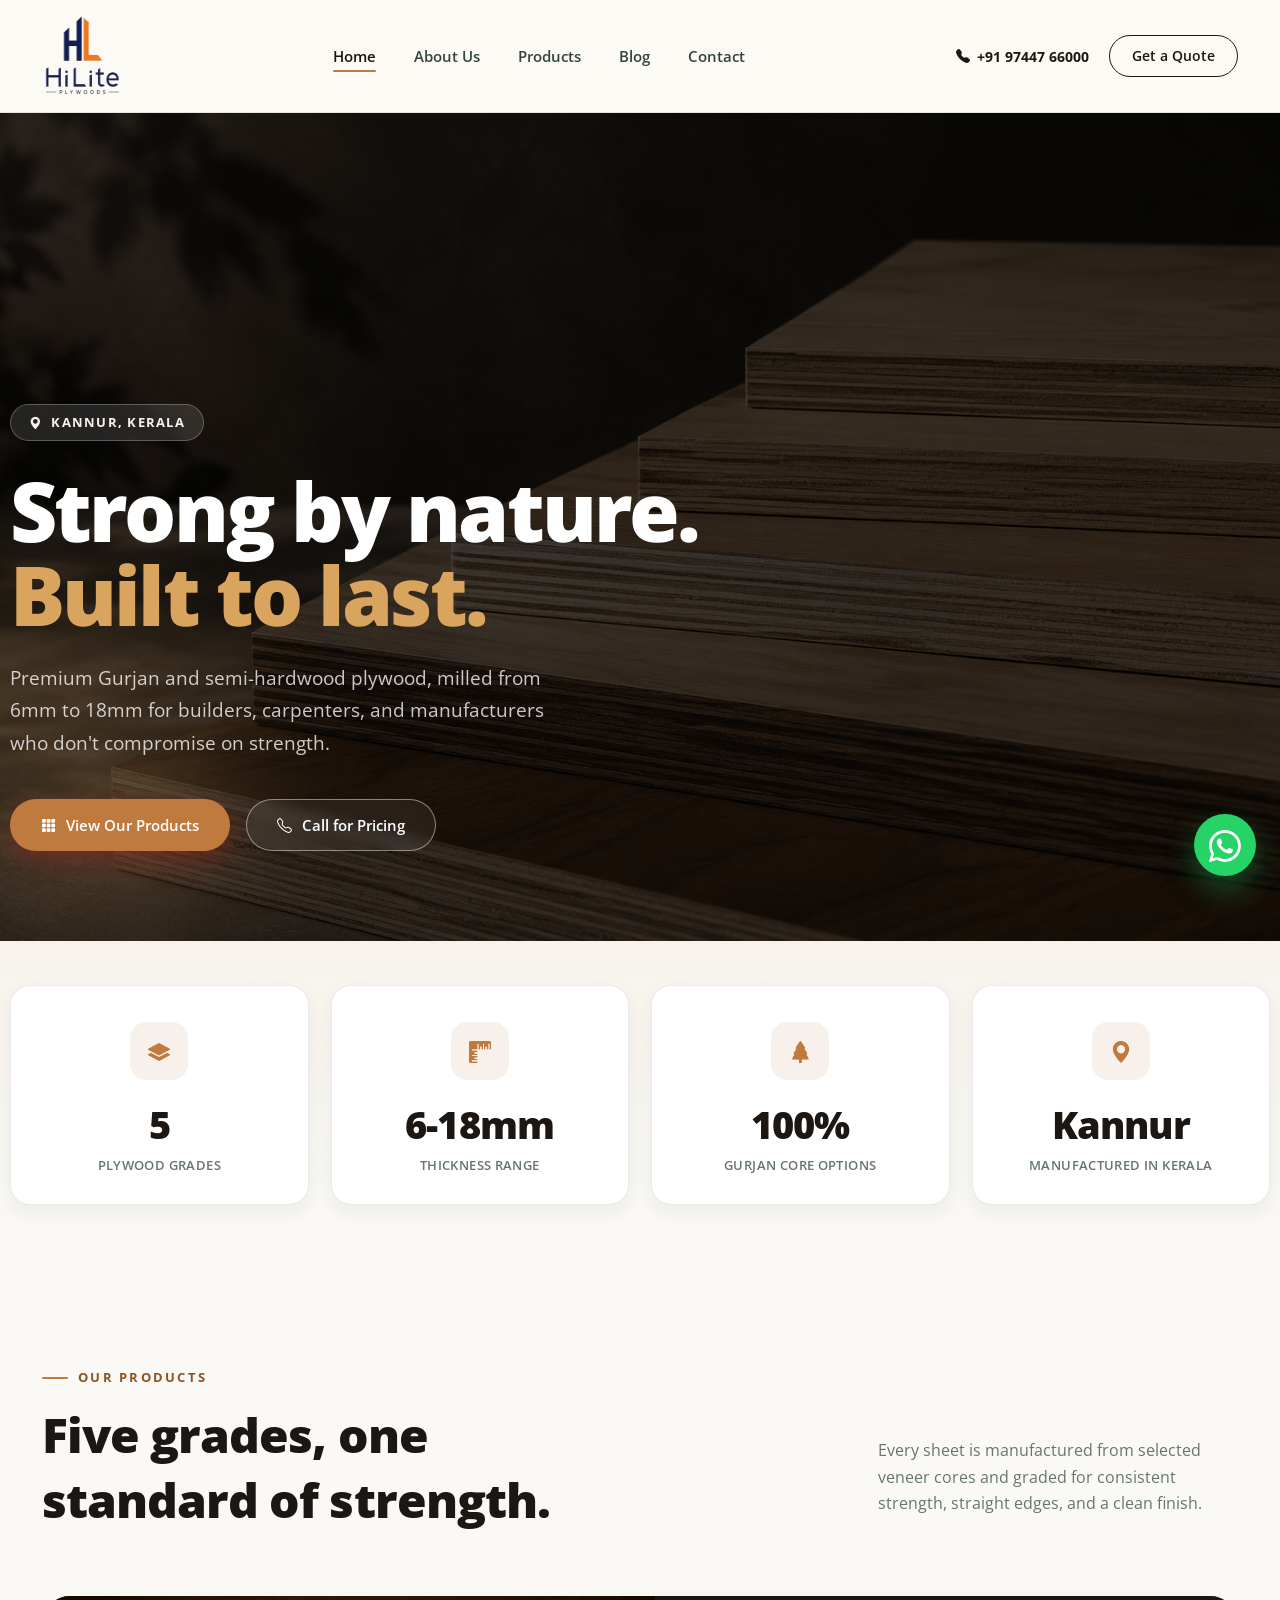
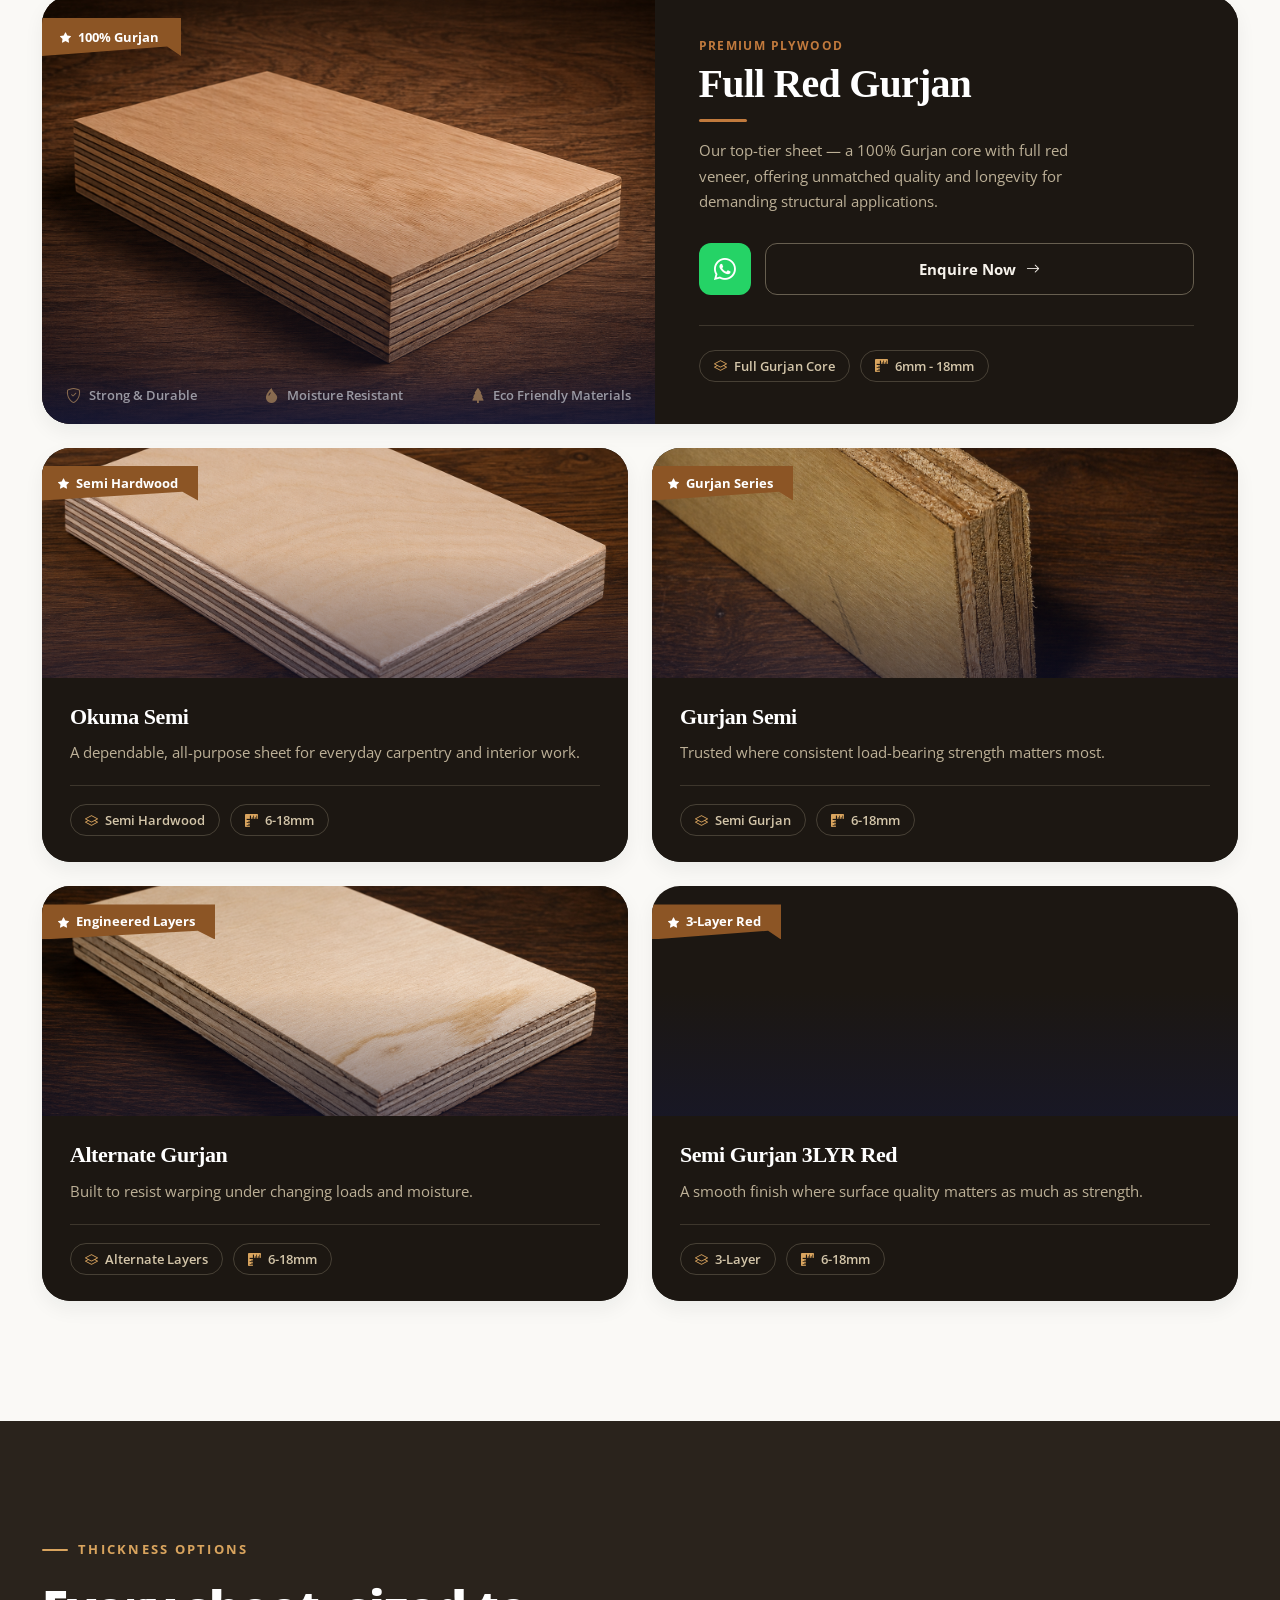
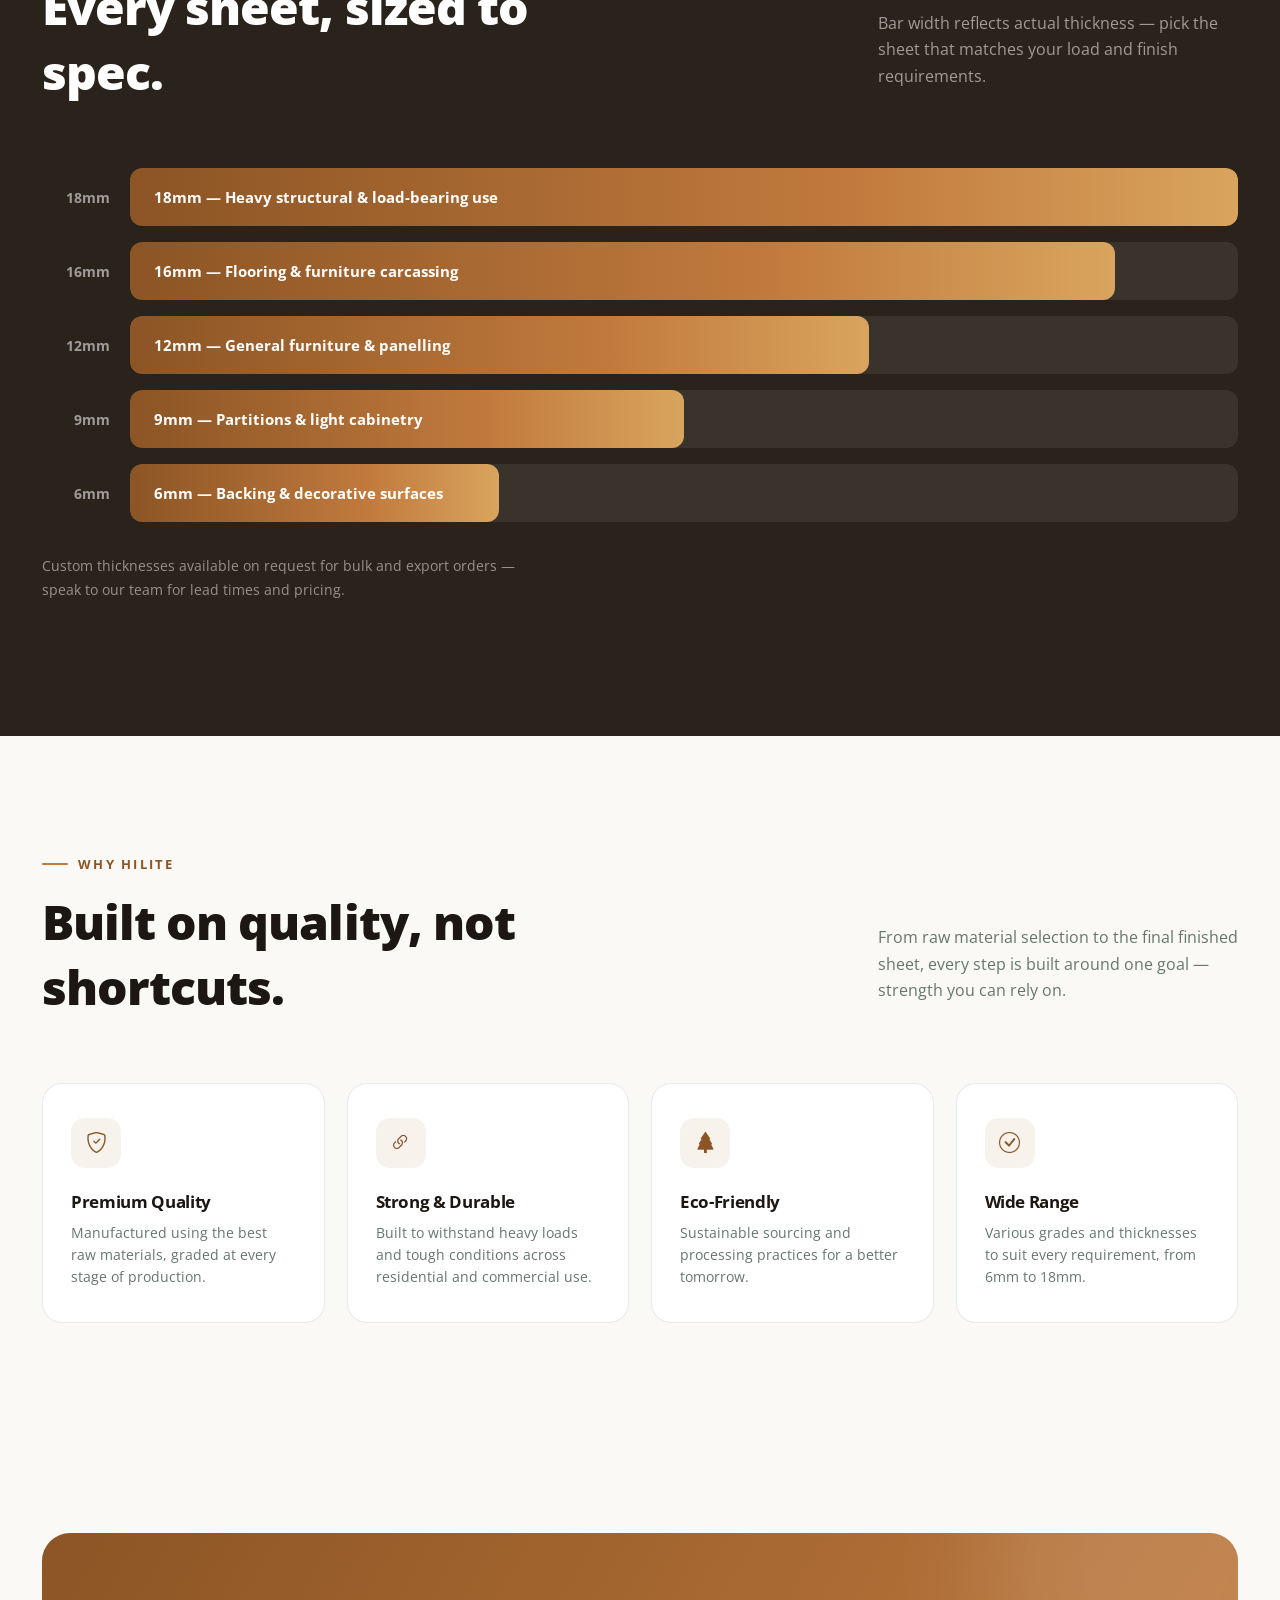
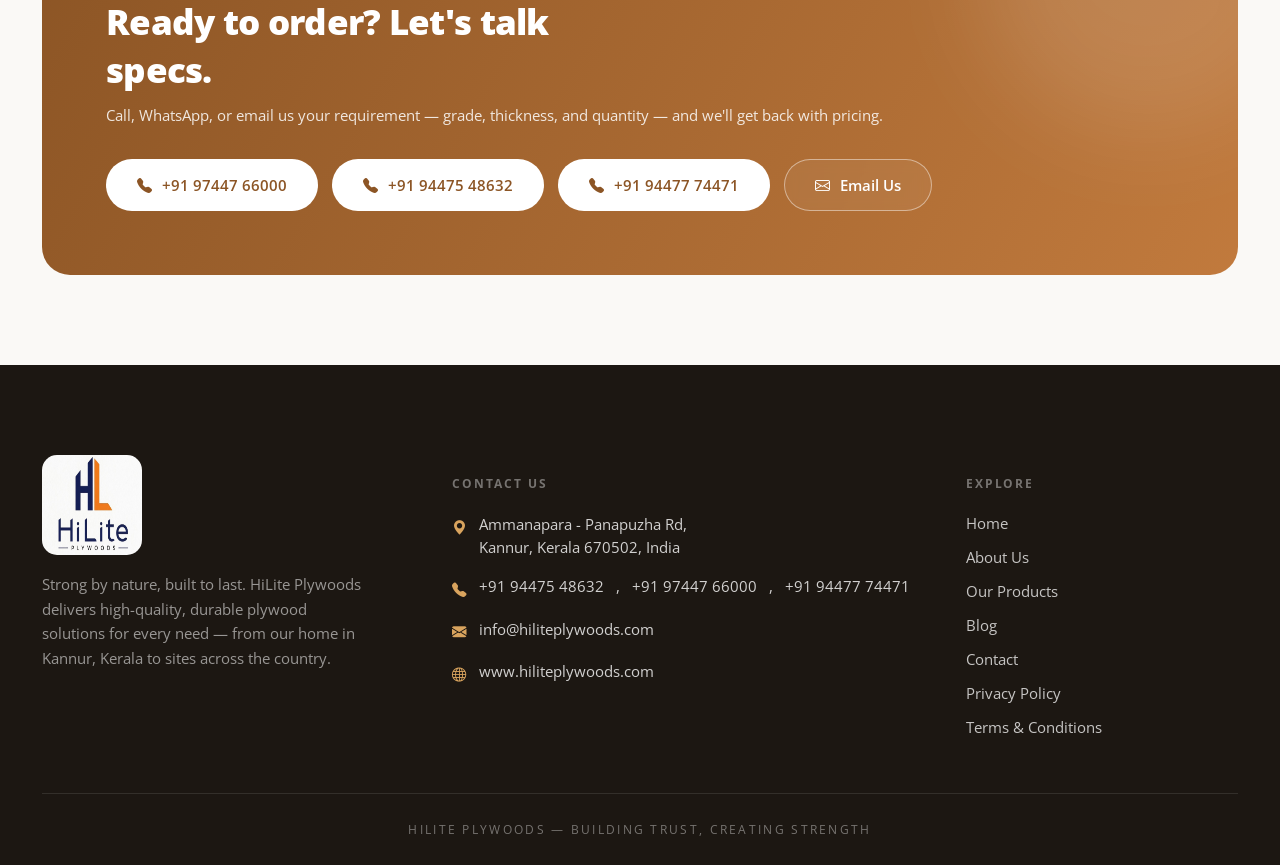
<file: index.html>
<!DOCTYPE html>
<html lang="en">

<head>
  <meta charset="UTF-8">
  <meta name="viewport" content="width=device-width, initial-scale=1.0">

  <!-- Primary SEO -->
  <title>HiLite Plywoods — Premium Gurjan &amp; Semi-Hardwood Plywood in Kannur, Kerala</title>
  <meta name="description"
    content="HiLite Plywoods manufactures premium Gurjan and semi-hardwood plywood in 6mm to 18mm thickness from Kannur, Kerala. Strong, moisture-resistant, eco-friendly sheets for builders, carpenters &amp; manufacturers. Get a quote today.">
  <meta name="keywords"
    content="plywood Kannur, Gurjan plywood Kerala, semi-hardwood plywood, plywood manufacturer Kerala, waterproof plywood, HiLite Plywoods, plywood suppliers Kerala, marine plywood Kannur">
  <meta name="author" content="HiLite Plywoods">
  <meta name="robots" content="index, follow, max-image-preview:large">
  <link rel="canonical" href="https://www.hiliteplywoods.com/">

  <!-- Open Graph / Facebook -->
  <meta property="og:type" content="business.business">
  <meta property="og:site_name" content="HiLite Plywoods">
  <meta property="og:title" content="HiLite Plywoods — Premium Gurjan &amp; Semi-Hardwood Plywood, Kannur, Kerala">
  <meta property="og:description"
    content="Premium Gurjan and semi-hardwood plywood in 6mm to 18mm thickness, manufactured in Kannur, Kerala. Strong by nature, built to last.">
  <meta property="og:url" content="https://www.hiliteplywoods.com/">
  <meta property="og:image" content="https://www.hiliteplywoods.com/assets/images/products/dark_plywood.png">
  <meta property="og:image:alt" content="Full Red Gurjan plywood veneer surface by HiLite Plywoods">
  <meta property="og:locale" content="en_IN">

  <!-- Twitter Card -->
  <meta name="twitter:card" content="summary_large_image">
  <meta name="twitter:title" content="HiLite Plywoods — Premium Gurjan &amp; Semi-Hardwood Plywood, Kannur, Kerala">
  <meta name="twitter:description"
    content="Premium Gurjan and semi-hardwood plywood in 6mm to 18mm thickness, manufactured in Kannur, Kerala. Strong by nature, built to last.">
  <meta name="twitter:image" content="https://www.hiliteplywoods.com/assets/images/products/dark_plywood.png">

  <!-- Geo tags -->
  <meta name="geo.region" content="IN-KL">
  <meta name="geo.placename" content="Kannur, Kerala">
  <meta name="geo.position" content="11.9754;75.4649">
  <meta name="ICBM" content="11.9754, 75.4649">

  <!-- Favicons -->
  <link href="assets/images/favicon.png" rel="icon">
  <link href="assets/images/favicon.png" rel="apple-touch-icon">
  <meta name="theme-color" content="#D0311E">

  <link rel="preconnect" href="https://fonts.googleapis.com">
  <link rel="preconnect" href="https://fonts.gstatic.com" crossorigin>
  <link href="https://fonts.googleapis.com/css2?family=Open+Sans:wght@300;400;500;600;700;800&display=swap"
    rel="stylesheet">
  <link rel="stylesheet" href="assets/vendor/bootstrap-icons/bootstrap-icons.css">
  <link rel="stylesheet" href="assets/vendor/aos/aos.css">

  <link rel="stylesheet" href="assets/css/style.css">

  <!-- Structured Data: LocalBusiness / Manufacturer -->
  <script type="application/ld+json">
  {
    "@context": "https://schema.org",
    "@type": "Store",
    "name": "HiLite Plywoods",
    "alternateName": "HiLite Plywoods Kannur",
    "url": "https://www.hiliteplywoods.com/",
    "logo": "https://www.hiliteplywoods.com/assets/images/logo.png",
    "image": "https://www.hiliteplywoods.com/assets/images/products/dark_plywood.png",
    "description": "Manufacturer and supplier of premium Gurjan and semi-hardwood plywood in 6mm to 18mm thickness, based in Kannur, Kerala.",
    "telephone": ["+91-94475-48632", "+91-97447-66000", "+91-94477-74471"],
    "email": "info@hiliteplywoods.com",
    "priceRange": "₹₹",
    "address": {
      "@type": "PostalAddress",
      "streetAddress": "Ammanapara - Panapuzha Rd",
      "addressLocality": "Kannur",
      "addressRegion": "Kerala",
      "postalCode": "670502",
      "addressCountry": "IN"
    },
    "geo": {
      "@type": "GeoCoordinates",
      "latitude": "11.9754",
      "longitude": "75.4649"
    },
    "areaServed": "IN",
    "sameAs": [
      "https://wa.me/919744766000"
    ],
    "makesOffer": [
      {
        "@type": "Offer",
        "itemOffered": {
          "@type": "Product",
          "name": "Full Red Gurjan Plywood",
          "description": "100% Gurjan core plywood with full red veneer, 6mm to 18mm thickness.",
          "material": "Gurjan wood veneer"
        }
      },
      {
        "@type": "Offer",
        "itemOffered": {
          "@type": "Product",
          "name": "Okuma Semi Plywood",
          "description": "Semi-hardwood plywood for everyday carpentry and interior work, 6mm to 18mm thickness."
        }
      },
      {
        "@type": "Offer",
        "itemOffered": {
          "@type": "Product",
          "name": "Gurjan Semi Plywood",
          "description": "Semi Gurjan plywood for consistent load-bearing strength, 6mm to 18mm thickness."
        }
      }
    ]
  }
  </script>
</head>

<body>

  <header class="nav">
    <div class="nav-inner">
      <a href="index.html" class="logo" aria-label="HiLite Plywoods — Home">
        <img src="assets/images/logo.png" alt="HiLite Plywoods logo" style="max-width: 80px;" width="80" height="80">
      </a>
      <nav class="links" aria-label="Primary navigation">
        <a href="index.html" class="active" aria-current="page">Home</a>
        <a href="about.html">About Us</a>
        <a href="products.html">Products</a>
        <a href="blog.html">Blog</a>
        <a href="contact.html">Contact</a>
      </nav>
      <div class="nav-cta">
        <a class="nav-phone" href="tel:+919744766000" aria-label="Call HiLite Plywoods"><i
            class="bi bi-telephone-fill"></i>+91 97447 66000</a>
        <a class="btn btn-dark"
          href="https://wa.me/919744766000?text=Hello%20HiLite%20Plywoods,%20I%20would%20like%20to%20know%20more%20about%20your%20products."
          target="_blank" rel="noopener" style="padding:11px 22px;font-size:13.5px;">Get a Quote</a>
      </div>
      <button class="menu-btn" id="menuBtn" aria-label="Open menu" aria-expanded="false" aria-controls="mobilePanel"><i class="bi bi-list"></i></button>
    </div>
    <div class="mobile-panel" id="mobilePanel">
      <a href="index.html">Home</a>
      <a href="about.html">About Us</a>
      <a href="products.html">Products</a>
      <a href="blog.html">Blog</a>
      <a href="contact.html">Contact</a>
    </div>
  </header>

  <main>

  <section class="hero" id="home">
    <div class="hero-bg"></div>
    <div class="hero-blob two"></div>
    <div class="wrap hero-inner">
      <div class="hero-badge" data-aos="fade-up"><i class="bi bi-geo-alt-fill"></i> Kannur, Kerala</div>
      <h1 data-aos="fade-up" data-aos-delay="100">Strong by nature.<br><em>Built to last.</em></h1>
      <p class="lead" data-aos="fade-up" data-aos-delay="200">Premium Gurjan and semi-hardwood plywood, milled from 6mm
        to 18mm for builders, carpenters, and manufacturers who don't compromise on strength.</p>
      <div class="hero-cta" data-aos="fade-up" data-aos-delay="300">
        <a href="#products" class="btn btn-primary"><i class="bi bi-grid-3x3-gap-fill"></i> View Our Products</a>
        <a href="tel:+919447774471" class="btn btn-ghost"><i class="bi bi-telephone"></i> Call for Pricing</a>
      </div>
    </div>
  </section>

  <section class="stats-strip cream-background" aria-label="HiLite Plywoods at a glance">
    <div class="wrap stats-grid">
      <div class="stat" data-aos="fade-up">
        <div class="stat-icon"><i class="bi bi-layers-fill"></i></div>
        <b>5</b><span>Plywood Grades</span>
      </div>
      <div class="stat" data-aos="fade-up" data-aos-delay="100">
        <div class="stat-icon"><i class="bi bi-rulers"></i></div>
        <b>6-18mm</b><span>Thickness Range</span>
      </div>
      <div class="stat" data-aos="fade-up" data-aos-delay="200">
        <div class="stat-icon"><i class="bi bi-tree-fill"></i></div>
        <b>100%</b><span>Gurjan Core Options</span>
      </div>
      <div class="stat" data-aos="fade-up" data-aos-delay="300">
        <div class="stat-icon"><i class="bi bi-geo-alt-fill"></i></div>
        <b>Kannur</b><span>Manufactured in Kerala</span>
      </div>
    </div>
  </section>

  <section class="section" id="products">
    <div class="wrap">
      <div class="section-head" data-aos="fade-up">
        <div>
          <div class="eyebrow">Our Products</div>
          <h2>Five grades, one standard of strength.</h2>
        </div>
        <p>Every sheet is manufactured from selected veneer cores and graded for consistent strength, straight edges,
          and a clean finish.</p>
      </div>

      <div class="products-grid">

        <div class="product-card featured" data-aos="fade-up">
          <div class="pc-img">
            <span class="pc-ribbon"><i class="bi bi-star-fill"></i> 100% Gurjan</span>
            <img src="assets/images/products/dark_plywood.png"
              alt="Full Red Gurjan plywood veneer surface — 100% Gurjan core, 6mm to 18mm thickness"
              loading="lazy" decoding="async" width="600" height="400">
            <div class="pc-feature-strip">
              <span><i class="bi bi-shield-check"></i> Strong &amp; Durable</span>
              <span><i class="bi bi-droplet-fill"></i> Moisture Resistant</span>
              <span><i class="bi-tree-fill"></i> Eco Friendly Materials</span>
            </div>
          </div>

          <div class="pc-body">
            <span class="pc-eyebrow">Premium Plywood</span>
            <h3>Full Red Gurjan</h3>
            <span class="pc-divider"></span>
            <p>Our top-tier sheet — a 100% Gurjan core with full red veneer, offering unmatched quality and longevity
              for demanding structural applications.</p>

            <div class="pc-actions">
              <a href="https://wa.me/919744766000?text=Hello%20HiLite%20Plywoods,%20I%20would%20like%20to%20know%20more%20about%20Full%20Red%20Gurjan."
                target="_blank" rel="noopener" class="pc-whatsapp" aria-label="Enquire about Full Red Gurjan on WhatsApp"><i
                  class="bi bi-whatsapp"></i></a>
              <a href="tel:+919744766000" class="pc-enquire">Enquire Now <i class="bi bi-arrow-right"></i></a>
            </div>

            <div class="pc-meta">
              <span><i class="bi bi-layers"></i> Full Gurjan Core</span>
              <span><i class="bi bi-rulers"></i> 6mm - 18mm</span>
            </div>
          </div>
        </div>

        <div class="product-card" data-aos="fade-up">
          <div class="pc-img">
            <span class="pc-ribbon"><i class="bi bi-star-fill"></i> Semi Hardwood</span>
            <img src="assets/images/products/pollywood2 (1).png"
              alt="Okuma Semi plywood veneer surface — semi-hardwood sheet, 6mm to 18mm thickness" loading="lazy"
              decoding="async" width="600" height="400">
          </div>
          <div class="pc-body">
            <h3>Okuma Semi</h3>
            <p>A dependable, all-purpose sheet for everyday carpentry and interior work.</p>
            <div class="pc-meta">
              <span><i class="bi bi-layers"></i> Semi Hardwood</span>
              <span><i class="bi bi-rulers"></i> 6-18mm</span>
            </div>
          </div>
        </div>

        <div class="product-card" data-aos="fade-up" data-aos-delay="100">
          <div class="pc-img">
            <span class="pc-ribbon"><i class="bi bi-star-fill"></i> Gurjan Series</span>
            <img src="assets/images/products/pollywood2 (2).png"
              alt="Gurjan Semi plywood surface — semi Gurjan core, 6mm to 18mm thickness" loading="lazy"
              decoding="async" width="600" height="400">
          </div>
          <div class="pc-body">
            <h3>Gurjan Semi</h3>
            <p>Trusted where consistent load-bearing strength matters most.</p>
            <div class="pc-meta">
              <span><i class="bi bi-layers"></i> Semi Gurjan</span>
              <span><i class="bi bi-rulers"></i> 6-18mm</span>
            </div>
          </div>
        </div>

        <div class="product-card" data-aos="fade-up">
          <div class="pc-img">
            <span class="pc-ribbon"><i class="bi bi-star-fill"></i> Engineered Layers</span>
            <img src="assets/images/products/pollywood2 (3).png"
              alt="Alternate Gurjan plywood layered cross section — engineered layers, 6mm to 18mm thickness"
              loading="lazy" decoding="async" width="600" height="400">
          </div>
          <div class="pc-body">
            <h3>Alternate Gurjan</h3>
            <p>Built to resist warping under changing loads and moisture.</p>
            <div class="pc-meta">
              <span><i class="bi bi-layers"></i> Alternate Layers</span>
              <span><i class="bi bi-rulers"></i> 6-18mm</span>
            </div>
          </div>
        </div>

        <div class="product-card" data-aos="fade-up" data-aos-delay="100">
          <div class="pc-img">
            <span class="pc-ribbon"><i class="bi bi-star-fill"></i> 3-Layer Red</span>
            <img src="assets/images/products/plywood3.png"
              alt="Semi Gurjan 3LYR Red plywood texture — 3-layer red plywood, 6mm to 18mm thickness" loading="lazy"
              decoding="async" width="600" height="400">
          </div>
          <div class="pc-body">
            <h3>Semi Gurjan 3LYR Red</h3>
            <p>A smooth finish where surface quality matters as much as strength.</p>
            <div class="pc-meta">
              <span><i class="bi bi-layers"></i> 3-Layer</span>
              <span><i class="bi bi-rulers"></i> 6-18mm</span>
            </div>
          </div>
        </div>

      </div>
    </div>
  </section>

  <section class="thickness-section" id="thickness">
    <div class="wrap">
      <div class="section-head" data-aos="fade-up">
        <div>
          <div class="eyebrow on-dark">Thickness Options</div>
          <h2 style="color:#fff;">Every sheet, sized to spec.</h2>
        </div>
        <p>Bar width reflects actual thickness — pick the sheet that matches your load and finish requirements.</p>
      </div>

      <div class="bars">
        <div class="bar-row" data-aos="fade-right"><span class="lbl">18mm</span>
          <div class="bar-track">
            <div class="bar-fill" style="--w:100%">18mm — Heavy structural &amp; load-bearing use</div>
          </div>
        </div>
        <div class="bar-row" data-aos="fade-right" data-aos-delay="80"><span class="lbl">16mm</span>
          <div class="bar-track">
            <div class="bar-fill" style="--w:88.9%">16mm — Flooring &amp; furniture carcassing</div>
          </div>
        </div>
        <div class="bar-row" data-aos="fade-right" data-aos-delay="160"><span class="lbl">12mm</span>
          <div class="bar-track">
            <div class="bar-fill" style="--w:66.7%">12mm — General furniture &amp; panelling</div>
          </div>
        </div>
        <div class="bar-row" data-aos="fade-right" data-aos-delay="240"><span class="lbl">9mm</span>
          <div class="bar-track">
            <div class="bar-fill" style="--w:50%">9mm — Partitions &amp; light cabinetry</div>
          </div>
        </div>
        <div class="bar-row" data-aos="fade-right" data-aos-delay="320"><span class="lbl">6mm</span>
          <div class="bar-track">
            <div class="bar-fill" style="--w:33.3%">6mm — Backing &amp; decorative surfaces</div>
          </div>
        </div>
      </div>
      <p class="thickness-note" data-aos="fade-up">Custom thicknesses available on request for bulk and export orders —
        speak to our team for lead times and pricing.</p>
    </div>
  </section>

  <section class="section" id="why">
    <div class="wrap">
      <div class="section-head" data-aos="fade-up">
        <div>
          <div class="eyebrow">Why HiLite</div>
          <h2>Built on quality, not shortcuts.</h2>
        </div>
        <p>From raw material selection to the final finished sheet, every step is built around one goal — strength you
          can rely on.</p>
      </div>
      <div class="features-grid">
        <div class="feature-card" data-aos="fade-up">
          <i class="bi bi-shield-check" aria-hidden="true"></i>
          <h4>Premium Quality</h4>
          <p>Manufactured using the best raw materials, graded at every stage of production.</p>
        </div>
        <div class="feature-card" data-aos="fade-up" data-aos-delay="80">
          <i class="bi bi-link-45deg" aria-hidden="true"></i>
          <h4>Strong &amp; Durable</h4>
          <p>Built to withstand heavy loads and tough conditions across residential and commercial use.</p>
        </div>
        <div class="feature-card" data-aos="fade-up" data-aos-delay="160">
          <i class="bi-tree-fill" aria-hidden="true"></i>
          <h4>Eco-Friendly</h4>
          <p>Sustainable sourcing and processing practices for a better tomorrow.</p>
        </div>
        <div class="feature-card" data-aos="fade-up" data-aos-delay="240">
          <i class="bi bi-check-circle" aria-hidden="true"></i>
          <h4>Wide Range</h4>
          <p>Various grades and thicknesses to suit every requirement, from 6mm to 18mm.</p>
        </div>
      </div>
    </div>
  </section>

  <section class="section tight">
    <div class="wrap">
      <div class="cta-band" data-aos="zoom-in">
        <div>
          <h3>Ready to order? Let's talk specs.</h3>
          <p>Call, WhatsApp, or email us your requirement — grade, thickness, and quantity — and we'll get back with
            pricing.</p>
        </div>
        <div class="cta-actions">
          <a href="tel:+919744766000" class="btn btn-white"><i class="bi bi-telephone-fill"></i> +91 97447 66000</a>
          <a href="tel:+919447548632" class="btn btn-white"><i class="bi bi-telephone-fill"></i> +91 94475 48632</a>
          <a href="tel:+919447774471" class="btn btn-white"><i class="bi bi-telephone-fill"></i> +91 94477 74471</a>
          <a href="mailto:info@hiliteplywoods.com" class="btn btn-ghost"><i class="bi bi-envelope"></i> Email Us</a>
        </div>
      </div>
    </div>
  </section>

  </main>

  <footer id="contact">
    <div class="wrap">
      <div class="footer-grid">
        <div data-aos="fade-up">
          <div class="footer-logo">
            <img src="assets/images/logo-white.png" alt="HiLite Plywoods logo"
              style="max-width: 80px;border-radius: 15px;max-width: 100px;" width="100" height="100">
          </div>
          <p class="desc">Strong by nature, built to last. HiLite Plywoods delivers high-quality, durable plywood
            solutions for every need — from our home in Kannur, Kerala to sites across the country.</p>
        </div>
        <div data-aos="fade-up" data-aos-delay="80">
          <h5>Contact Us</h5>
          <ul class="footer-list">
            <li><i class="bi bi-geo-alt-fill" aria-hidden="true"></i> Ammanapara - Panapuzha Rd,<br>Kannur, Kerala 670502, India</li>
            <li class="phone-list-item"><i class="bi bi-telephone-fill" aria-hidden="true"></i> <a href="tel:+919447548632">+91 94475 48632</a>, <a href="tel:+919744766000">+91 97447 66000</a>, <a href="tel:+919447774471">+91 94477 74471</a></li>
            <li><i class="bi bi-envelope-fill" aria-hidden="true"></i> <a
                href="mailto:info@hiliteplywoods.com">info@hiliteplywoods.com</a></li>
            <li><i class="bi bi-globe" aria-hidden="true"></i> <a href="https://www.hiliteplywoods.com" target="_blank"
                rel="noopener">www.hiliteplywoods.com</a></li>
          </ul>
        </div>
        <div data-aos="fade-up" data-aos-delay="160">
          <h5>Explore</h5>
          <div class="footer-nav">
            <a href="index.html">Home</a>
            <a href="about.html">About Us</a>
            <a href="#products">Our Products</a>
            <a href="blog.html">Blog</a>
            <a href="contact.html">Contact</a>
            <a href="privacy.html">Privacy Policy</a>
            <a href="terms.html">Terms &amp; Conditions</a>
          </div>
        </div>
      </div>
      <div class="footer-bottom">HiLite Plywoods — Building Trust, Creating Strength</div>
    </div>
  </footer>

  <!-- Floating WhatsApp Button -->
  <a href="https://wa.me/919744766000?text=Hello%20HiLite%20Plywoods,%20I%20would%20like%20to%20know%20more%20about%20your%20products."
    class="whatsapp-float" target="_blank" rel="noopener" aria-label="Chat with HiLite Plywoods on WhatsApp">
    <i class="bi bi-whatsapp" aria-hidden="true"></i>
  </a>

  <script src="assets/vendor/aos/aos.js"></script>
  <script src="assets/js/script.js"></script>

</body>

</html>
</file>
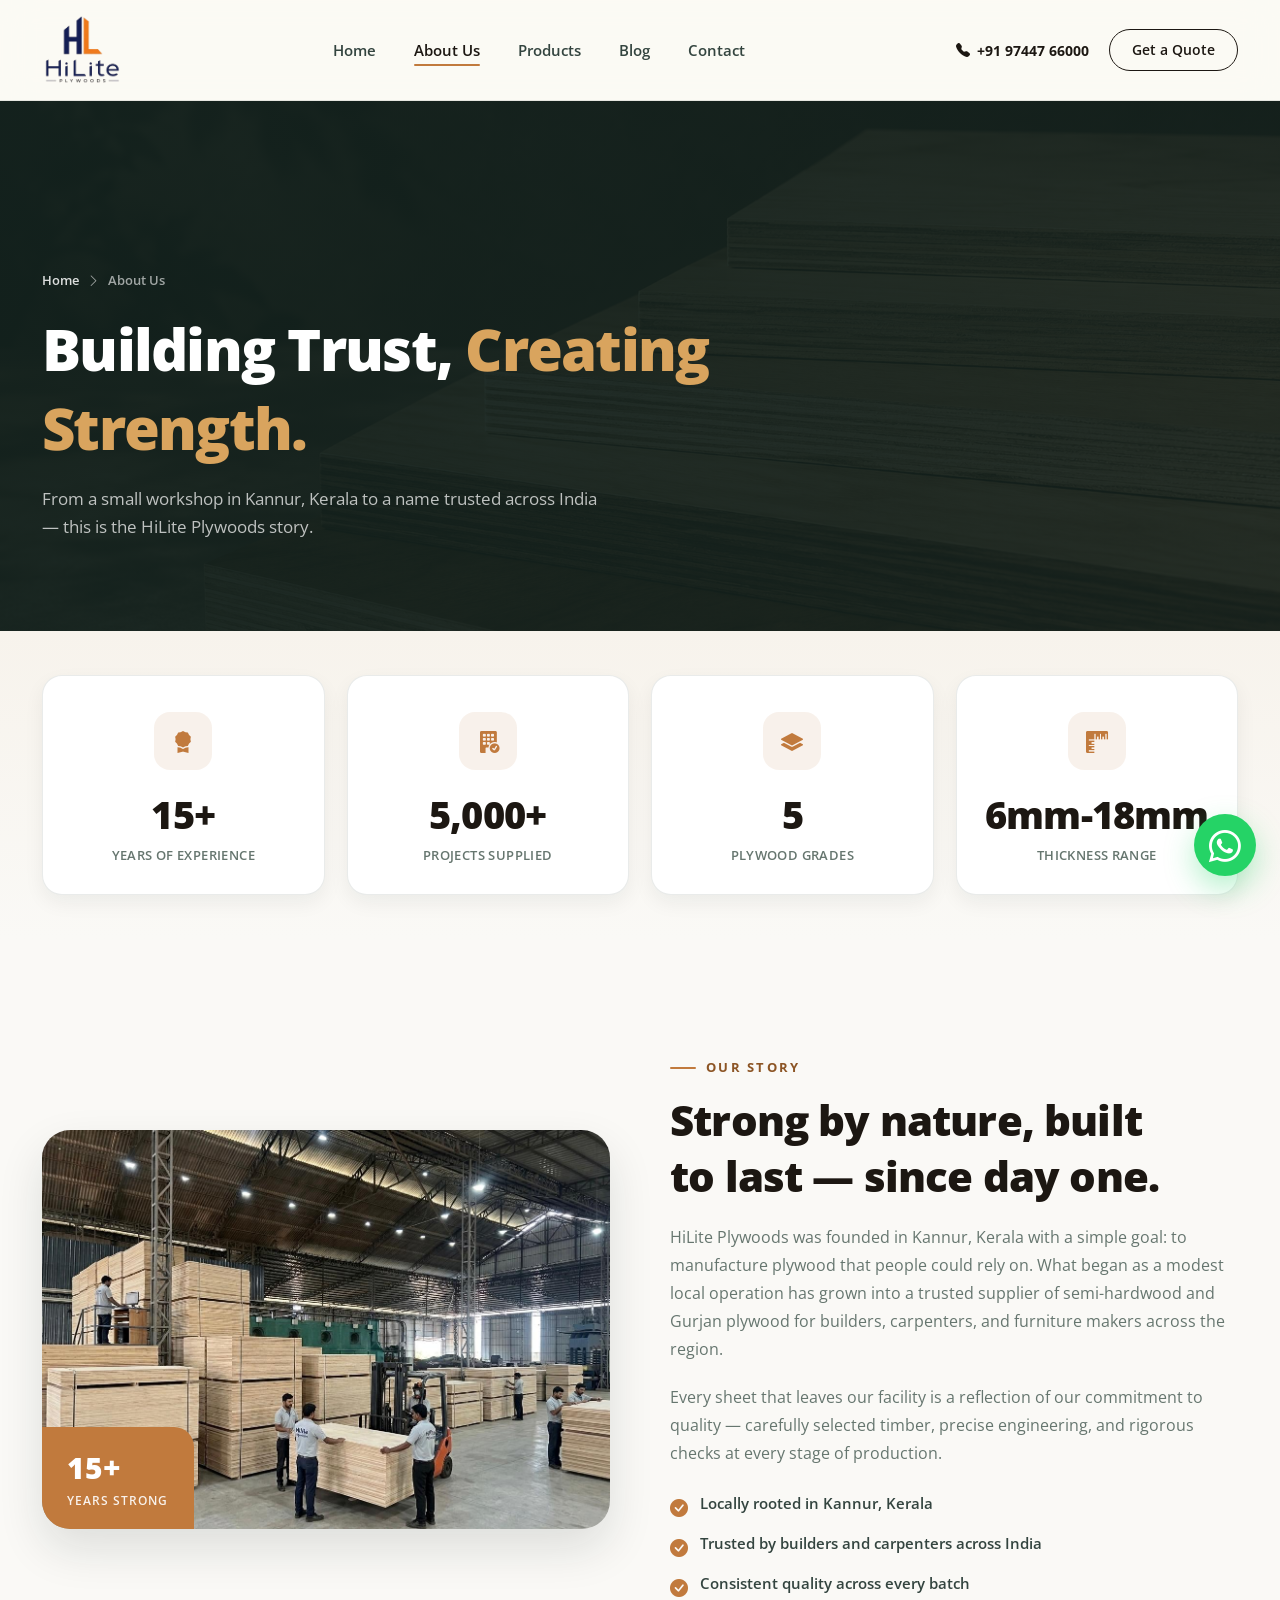
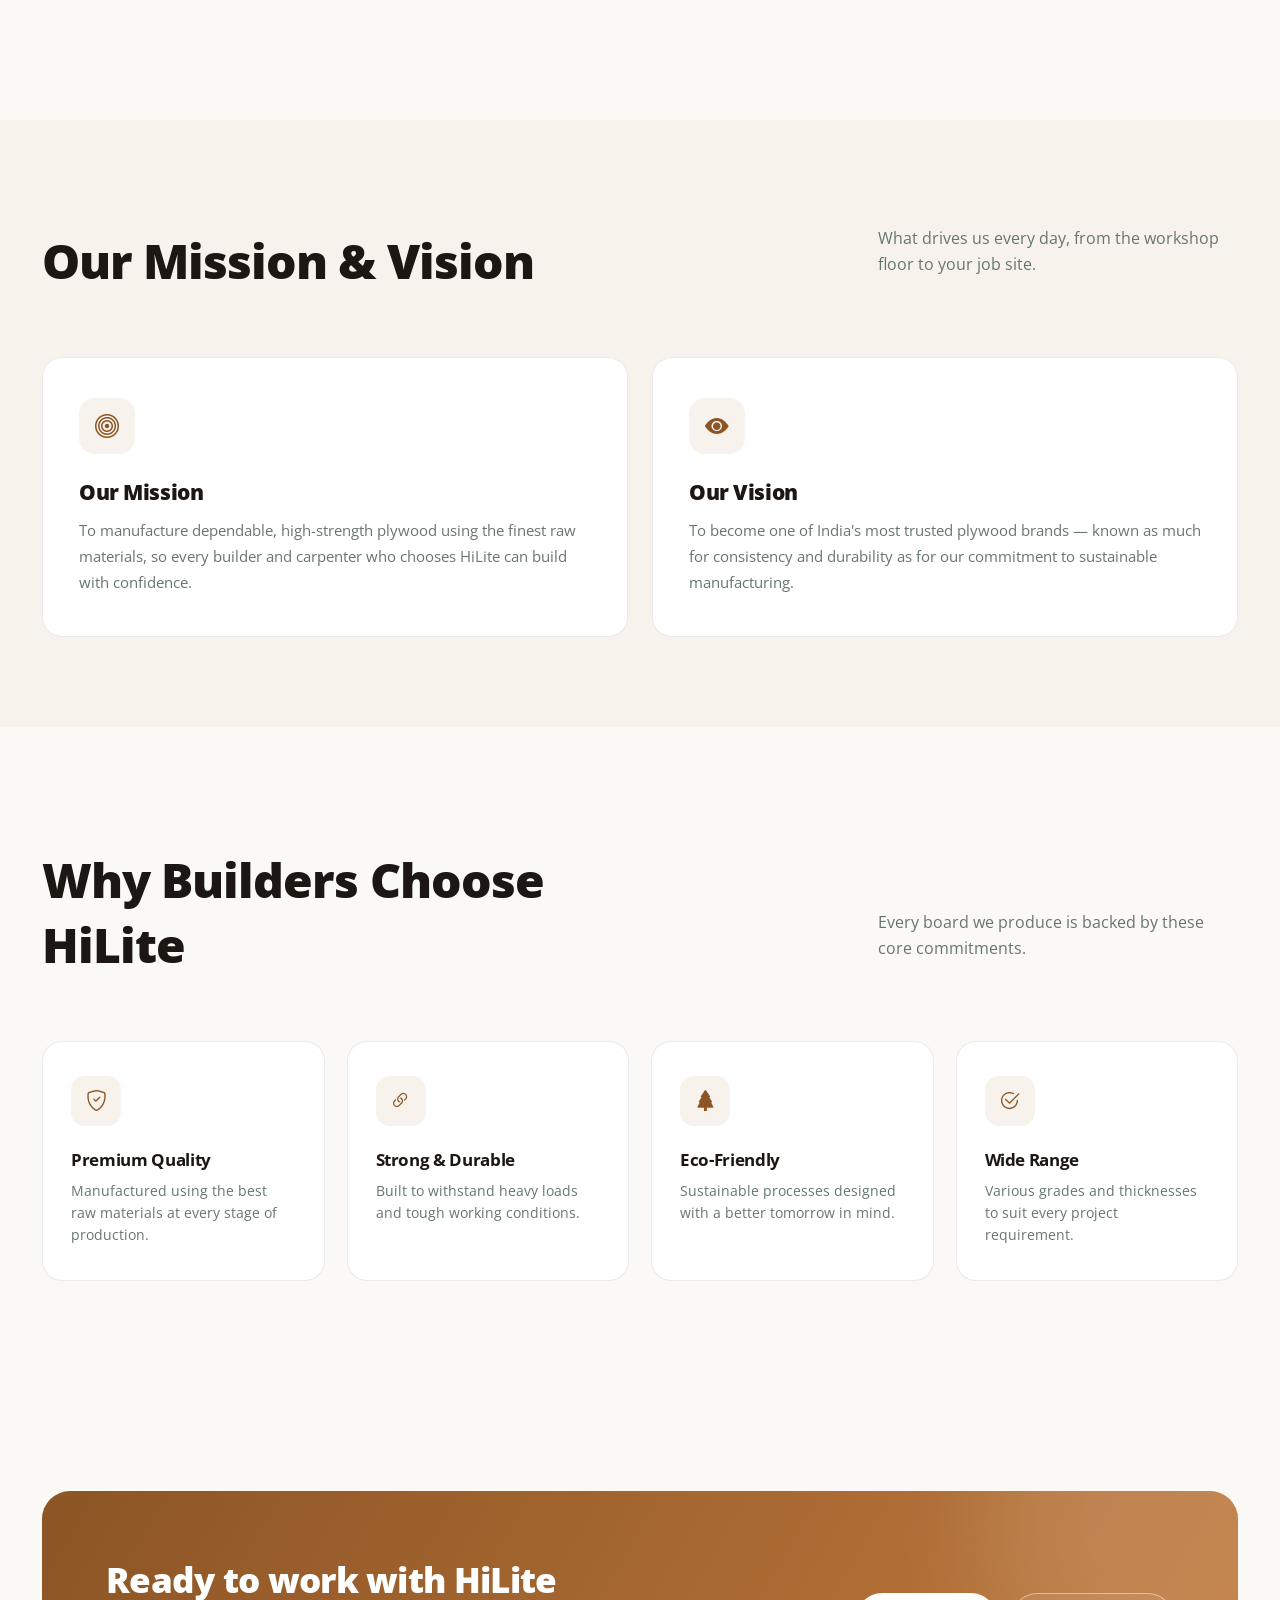
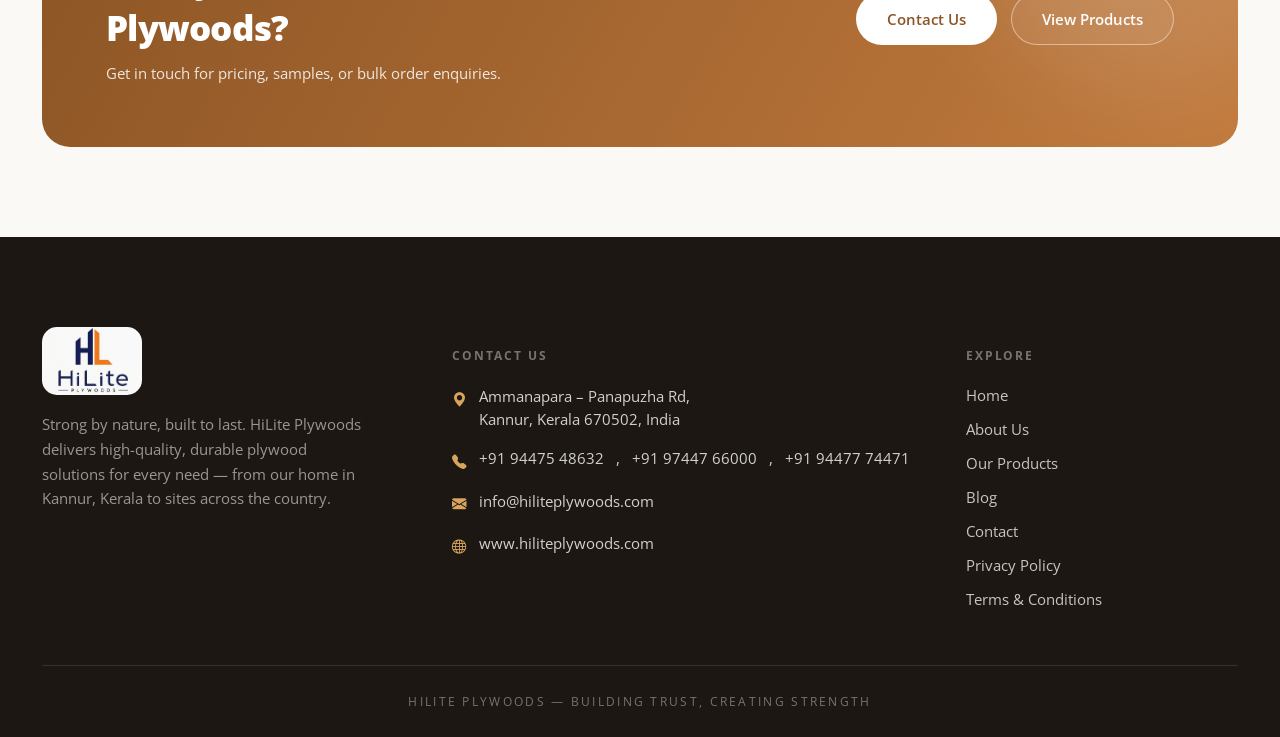
<file: about.html>
<!DOCTYPE html>
<html lang="en">
<head>
<meta charset="UTF-8">
<meta name="viewport" content="width=device-width, initial-scale=1.0">
<title>About Us — HiLite Plywoods</title>
<meta name="description" content="Learn about HiLite Plywoods' story, mission, and commitment to quality plywood manufacturing in Kannur, Kerala.">
<meta name="theme-color" content="#D0311E">
  <!-- Favicons -->
  <link href="assets/images/favicon.png" rel="icon">
  <link href="assets/images/favicon.png" rel="apple-touch-icon">

<link rel="preconnect" href="https://fonts.googleapis.com">
<link rel="preconnect" href="https://fonts.gstatic.com" crossorigin>
<link href="https://fonts.googleapis.com/css2?family=Open+Sans:wght@300;400;500;600;700;800&display=swap" rel="stylesheet">
<link rel="stylesheet" href="assets/vendor/bootstrap-icons/bootstrap-icons.css">
<link rel="stylesheet" href="assets/vendor/aos/aos.css">

<link rel="stylesheet" href="assets/css/style.css">
</head>
</head>
<body>
<header class="nav">
  <div class="nav-inner">
    <a href="index.html" class="logo">
      <img src="assets/images/logo.png" alt="" style="max-width: 80px;">
    </a>
    <nav class="links">
      <a href="index.html">Home</a>
      <a href="about.html" class="active">About Us</a>
      <a href="products.html">Products</a>
      <a href="blog.html">Blog</a>
      <a href="contact.html">Contact</a>
    </nav>
    <div class="nav-cta">
      <a class="nav-phone" href="tel:+919744766000"><i class="bi bi-telephone-fill"></i>+91 97447 66000</a>
      <a class="btn btn-dark" href="https://wa.me/919744766000?text=Hello%20HiLite%20Plywoods,%20I%20would%20like%20to%20know%20more%20about%20your%20products." target="_blank" rel="noopener" style="padding:11px 22px;font-size:13.5px;">Get a Quote</a>
    </div>
    <button class="menu-btn" id="menuBtn" aria-label="Open menu"><i class="bi bi-list"></i></button>
  </div>
  <div class="mobile-panel" id="mobilePanel">
    <a href="index.html">Home</a>
    <a href="about.html">About Us</a>
    <a href="products.html">Products</a>
    <a href="blog.html">Blog</a>
    <a href="contact.html">Contact</a>
  </div>
</header>

<section class="page-banner">
  <div class="wrap">
    <div class="crumb"><a href="index.html">Home</a> <i class="bi bi-chevron-right"></i> <span>About Us</span></div>
    <h1>Building Trust, <span style="color:var(--sand);">Creating Strength.</span></h1>
    <p class="lead">From a small workshop in Kannur, Kerala to a name trusted across India — this is the HiLite Plywoods story.</p>
  </div>
</section>

<section class="stats-strip">
  <div class="wrap">
    <div class="stats-grid">

      <div class="stat" data-aos="fade-up">
        <div class="stat-icon">
          <i class="bi bi-award-fill"></i>
        </div>
        <b>15+</b>
        <span>Years of Experience</span>
      </div>

      <div class="stat" data-aos="fade-up" data-aos-delay="80">
        <div class="stat-icon">
          <i class="bi bi-building-fill-check"></i>
        </div>
        <b>5,000+</b>
        <span>Projects Supplied</span>
      </div>

      <div class="stat" data-aos="fade-up" data-aos-delay="160">
        <div class="stat-icon">
          <i class="bi bi-layers-fill"></i>
        </div>
        <b>5</b>
        <span>Plywood Grades</span>
      </div>

      <div class="stat" data-aos="fade-up" data-aos-delay="240">
        <div class="stat-icon">
          <i class="bi bi-rulers"></i>
        </div>
        <b>6mm-18mm</b>
        <span>Thickness Range</span>
      </div>

    </div>
  </div>
</section>

<section class="section">
  <div class="wrap">
    <div class="about-story">
      <div class="story-img" data-aos="fade-right">
        <img src="assets/images/firm.jpeg" alt="HiLite Plywoods warehouse stacked with plywood boards">
        <div class="story-badge"><b>15+</b><span>Years Strong</span></div>
      </div>
      <div data-aos="fade-left">
        <div class="eyebrow">Our Story</div>
        <h2>Strong by nature, built to last — since day one.</h2>
        <p>HiLite Plywoods was founded in Kannur, Kerala with a simple goal: to manufacture plywood that people could rely on. What began as a modest local operation has grown into a trusted supplier of semi-hardwood and Gurjan plywood for builders, carpenters, and furniture makers across the region.</p>
        <p>Every sheet that leaves our facility is a reflection of our commitment to quality — carefully selected timber, precise engineering, and rigorous checks at every stage of production.</p>
        <ul class="story-points">
          <li><i class="bi bi-check-circle-fill"></i> Locally rooted in Kannur, Kerala</li>
          <li><i class="bi bi-check-circle-fill"></i> Trusted by builders and carpenters across India</li>
          <li><i class="bi bi-check-circle-fill"></i> Consistent quality across every batch</li>
        </ul>
      </div>
    </div>
  </div>
</section>

<section class="section tight" style="background:var(--cream);">
  <div class="wrap">
    <div class="section-head" data-aos="fade-up">
      <h2>Our Mission &amp; Vision</h2>
      <p>What drives us every day, from the workshop floor to your job site.</p>
    </div>
    <div class="mv-grid">
      <div class="mv-card" data-aos="fade-up">
        <i class="bi bi-bullseye"></i>
        <h3>Our Mission</h3>
        <p>To manufacture dependable, high-strength plywood using the finest raw materials, so every builder and carpenter who chooses HiLite can build with confidence.</p>
      </div>
      <div class="mv-card" data-aos="fade-up" data-aos-delay="100">
        <i class="bi bi-eye-fill"></i>
        <h3>Our Vision</h3>
        <p>To become one of India's most trusted plywood brands — known as much for consistency and durability as for our commitment to sustainable manufacturing.</p>
      </div>
    </div>
  </div>
</section>

<section class="section">
  <div class="wrap">
    <div class="section-head" data-aos="fade-up">
      <h2>Why Builders Choose HiLite</h2>
      <p>Every board we produce is backed by these core commitments.</p>
    </div>
    <div class="features-grid">
      <div class="feature-card" data-aos="fade-up">
        <i class="bi bi-shield-check"></i>
        <h4>Premium Quality</h4>
        <p>Manufactured using the best raw materials at every stage of production.</p>
      </div>
      <div class="feature-card" data-aos="fade-up" data-aos-delay="80">
        <i class="bi bi-link-45deg"></i>
        <h4>Strong &amp; Durable</h4>
        <p>Built to withstand heavy loads and tough working conditions.</p>
      </div>
      <div class="feature-card" data-aos="fade-up" data-aos-delay="160">
        <i class="bi bi-tree-fill"></i>
        <h4>Eco-Friendly</h4>
        <p>Sustainable processes designed with a better tomorrow in mind.</p>
      </div>
      <div class="feature-card" data-aos="fade-up" data-aos-delay="240">
        <i class="bi bi-check2-circle"></i>
        <h4>Wide Range</h4>
        <p>Various grades and thicknesses to suit every project requirement.</p>
      </div>
    </div>
  </div>
</section>

<section class="section tight">
  <div class="wrap">
    <div class="cta-band" data-aos="fade-up">
      <div>
        <h3>Ready to work with HiLite Plywoods?</h3>
        <p>Get in touch for pricing, samples, or bulk order enquiries.</p>
      </div>
      <div class="cta-actions">
        <a class="btn btn-white" href="https://wa.me/919744766000?text=Hello%20HiLite%20Plywoods,%20I%20would%20like%20to%20know%20more%20about%20your%20products." target="_blank" rel="noopener">Contact Us</a>
        <a class="btn btn-ghost" href="index.html#products">View Products</a>
      </div>
    </div>
  </div>
</section>
<footer>
  <div class="wrap">
    <div class="footer-grid">
      <div data-aos="fade-up">
        <div class="footer-logo">
          <!-- <span class="mark">HL</span>
          <span>HiLite<br><small style="font-size:9.5px;letter-spacing:.24em;color:var(--sand);">PLYWOODS</small></span> -->
           <img src="assets/images/logo-white.png" alt="" style="max-width: 70px;border-radius: 15px;max-width: 100px;">
        </div>
        <p class="desc">Strong by nature, built to last. HiLite Plywoods delivers high-quality, durable plywood solutions for every need — from our home in Kannur, Kerala to sites across the country.</p>
      </div>
      <div data-aos="fade-up" data-aos-delay="80">
        <h5>Contact Us</h5>
        <ul class="footer-list">
          <li><i class="bi bi-geo-alt-fill"></i> Ammanapara – Panapuzha Rd,<br>Kannur, Kerala 670502, India</li>
          <li class="phone-list-item"><i class="bi bi-telephone-fill"></i> <a href="tel:+919447548632">+91 94475 48632</a>, <a href="tel:+919744766000">+91 97447 66000</a>, <a href="tel:+919447774471">+91 94477 74471</a></li>
          <li><i class="bi bi-envelope-fill"></i> <a href="mailto:info@hiliteplywoods.com">info@hiliteplywoods.com</a></li>
          <li><i class="bi bi-globe"></i> <a href="https://www.hiliteplywoods.com" target="_blank" rel="noopener">www.hiliteplywoods.com</a></li>
        </ul>
      </div>
      <div data-aos="fade-up" data-aos-delay="160">
        <h5>Explore</h5>
        <div class="footer-nav">
          <a href="index.html">Home</a>
          <a href="about.html">About Us</a>
          <a href="index.html#products">Our Products</a>
          <a href="blog.html">Blog</a>
          <a href="contact.html">Contact</a>
          <a href="privacy.html">Privacy Policy</a>
          <a href="terms.html">Terms &amp; Conditions</a>
        </div>
      </div>
    </div>
    <div class="footer-bottom">HiLite Plywoods — Building Trust, Creating Strength</div>
  </div>
</footer>

<!-- Floating WhatsApp Button -->
<a href="https://wa.me/919744766000?text=Hello%20HiLite%20Plywoods,%20I%20would%20like%20to%20know%20more%20about%20your%20products."
   class="whatsapp-float"
   target="_blank"
   rel="noopener">
    <i class="bi bi-whatsapp"></i>
</a> 

<script src="assets/vendor/aos/aos.js"></script>
<script src="assets/js/script.js"></script>

</body>
</html>
</file>
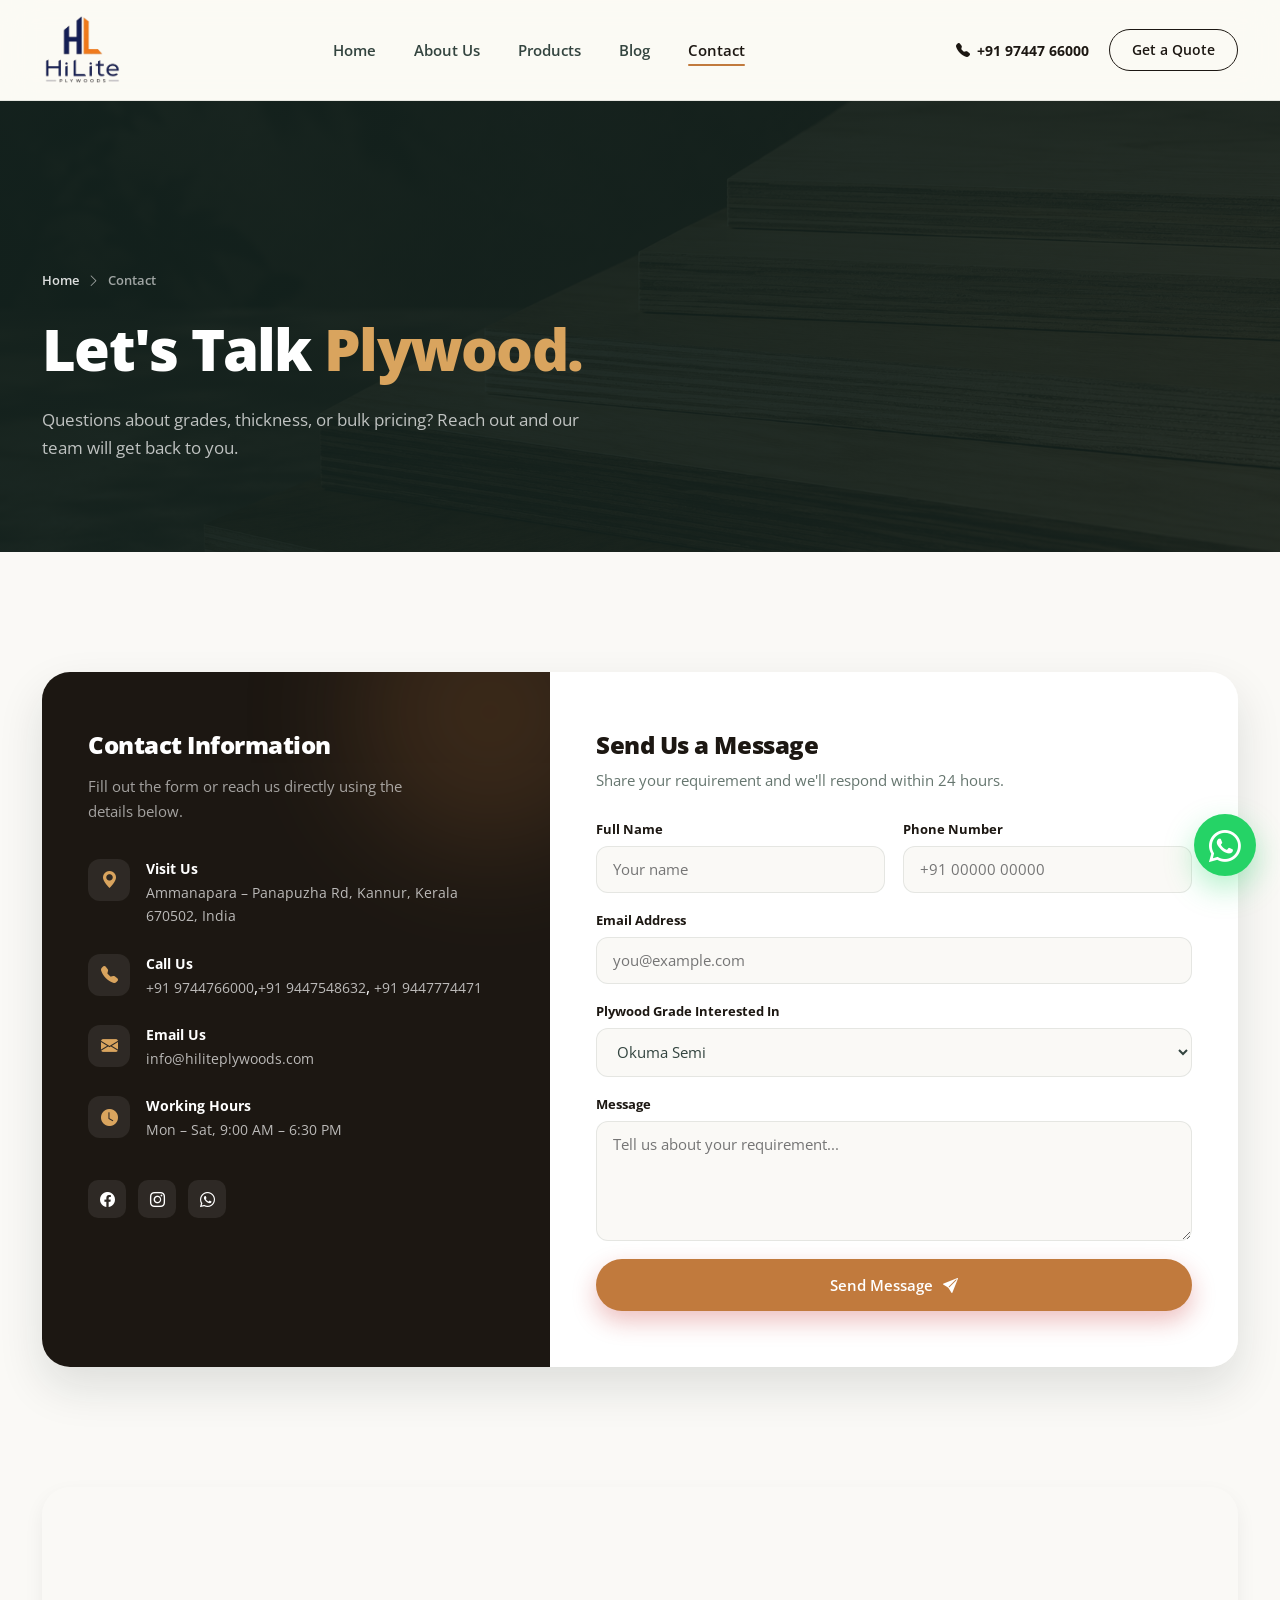
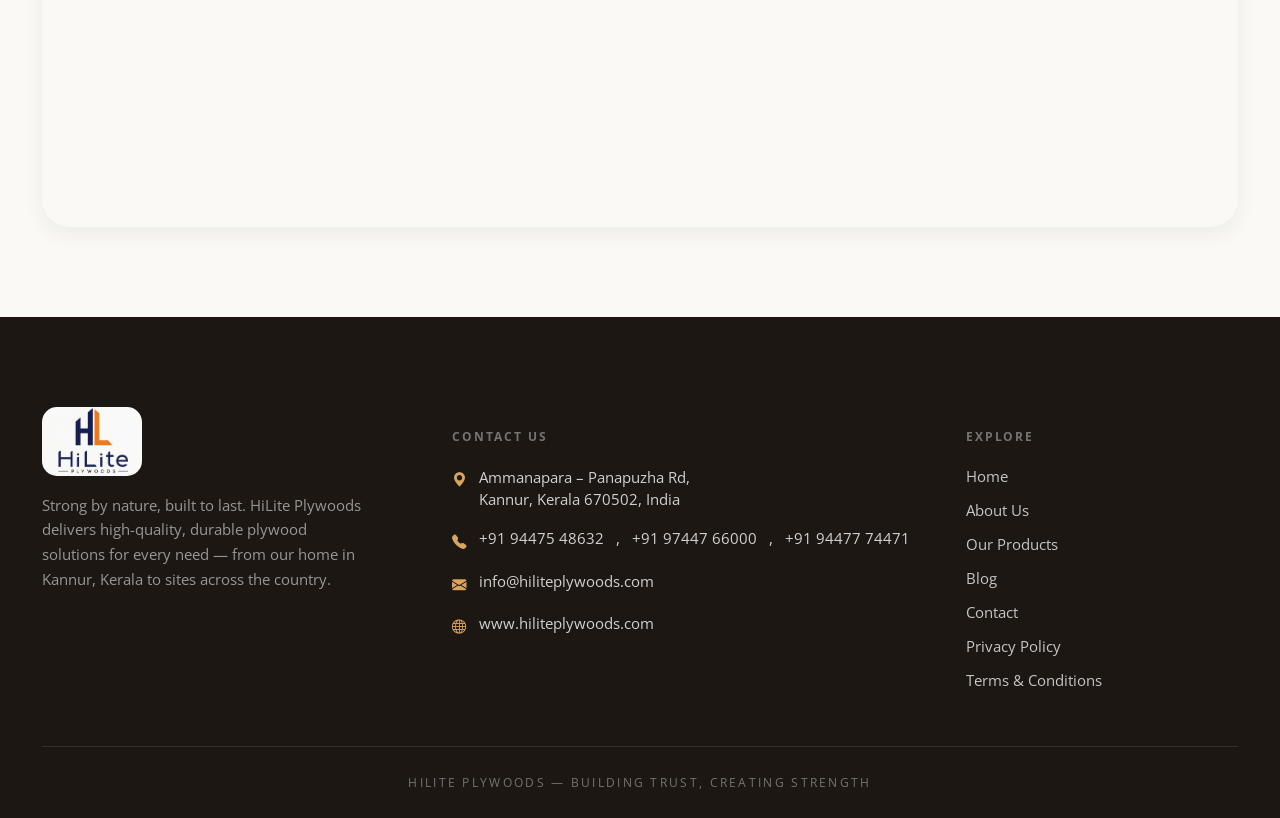
<file: contact.html>
<!DOCTYPE html>
<html lang="en">
<head>
<meta charset="UTF-8">
<meta name="viewport" content="width=device-width, initial-scale=1.0">
<title>Contact Us — HiLite Plywoods</title>
<meta name="description" content="Get in touch with HiLite Plywoods, Kannur, Kerala for pricing, samples, and bulk plywood orders.">
<meta name="theme-color" content="#D0311E">
  <!-- Favicons -->
  <link href="assets/images/favicon.png" rel="icon">
  <link href="assets/images/favicon.png" rel="apple-touch-icon">

<link rel="preconnect" href="https://fonts.googleapis.com">
<link rel="preconnect" href="https://fonts.gstatic.com" crossorigin>
<link href="https://fonts.googleapis.com/css2?family=Open+Sans:wght@300;400;500;600;700;800&display=swap" rel="stylesheet">
<link rel="stylesheet" href="assets/vendor/bootstrap-icons/bootstrap-icons.css">
<link rel="stylesheet" href="assets/vendor/aos/aos.css">

<link rel="stylesheet" href="assets/css/style.css">
</head>
<body>
<header class="nav">
  <div class="nav-inner">
    <a href="index.html" class="logo">
      <img src="assets/images/logo.png" alt="" style="max-width: 80px;">
    </a>
    <nav class="links">
      <a href="index.html">Home</a>
      <a href="about.html">About Us</a>
      <a href="products.html">Products</a>
      <a href="blog.html">Blog</a>
      <a href="contact.html" class="active">Contact</a>
    </nav>
    <div class="nav-cta">
      <a class="nav-phone" href="tel:+919744766000"><i class="bi bi-telephone-fill"></i>+91 97447 66000</a>
      <a class="btn btn-dark" href="https://wa.me/919744766000?text=Hello%20HiLite%20Plywoods,%20I%20would%20like%20to%20know%20more%20about%20your%20products." target="_blank" rel="noopener" style="padding:11px 22px;font-size:13.5px;">Get a Quote</a>
    </div>
    <button class="menu-btn" id="menuBtn" aria-label="Open menu"><i class="bi bi-list"></i></button>
  </div>
  <div class="mobile-panel" id="mobilePanel">
    <a href="index.html">Home</a>
    <a href="about.html">About Us</a>
    <a href="index.html#products">Products</a>
    <a href="blog.html">Blog</a>
    <a href="contact.html">Contact</a>
  </div>
</header>

<section class="page-banner">
  <div class="wrap">
    <div class="crumb"><a href="index.html">Home</a> <i class="bi bi-chevron-right"></i> <span>Contact</span></div>
    <h1>Let's Talk <span style="color:var(--sand);">Plywood.</span></h1>
    <p class="lead">Questions about grades, thickness, or bulk pricing? Reach out and our team will get back to you.</p>
  </div>
</section>

<section class="section">
  <div class="wrap">
    <div class="contact-grid" data-aos="fade-up">
      <div class="contact-info">
        <h3>Contact Information</h3>
        <p class="sub">Fill out the form or reach us directly using the details below.</p>
        <ul class="info-list">
          <li>
            <i class="bi bi-geo-alt-fill"></i>
            <div><b>Visit Us</b><span>Ammanapara – Panapuzha Rd, Kannur, Kerala 670502, India</span></div>
          </li>
          <li>
            <i class="bi bi-telephone-fill"></i>
            <div><b>Call Us</b><a href="tel:+919744766000">+91 9744766000</a>,<a href="tel:+919447548632">+91 9447548632</a>, <a href="tel:+91 9447774471">+91 9447774471</a></div>
          </li>
          <li>
            <i class="bi bi-envelope-fill"></i>
            <div><b>Email Us</b><a href="mailto:info@hiliteplywoods.com">info@hiliteplywoods.com</a></div>
          </li>
          <li>
            <i class="bi bi-clock-fill"></i>
            <div><b>Working Hours</b><span>Mon – Sat, 9:00 AM – 6:30 PM</span></div>
          </li>
        </ul>
        <div class="socials">
          <a href="#" aria-label="Facebook"><i class="bi bi-facebook"></i></a>
          <a href="#" aria-label="Instagram"><i class="bi bi-instagram"></i></a>
          <a href="https://wa.me/919744766000" target="_blank" rel="noopener" aria-label="WhatsApp"><i class="bi bi-whatsapp"></i></a>
        </div>
      </div>
      <div class="contact-form-wrap">
        <h3>Send Us a Message</h3>
        <p class="sub">Share your requirement and we'll respond within 24 hours.</p>
        <form onsubmit="return false;">
          <div class="form-row">
            <div class="form-group">
              <label for="name">Full Name</label>
              <input type="text" id="name" placeholder="Your name" required>
            </div>
            <div class="form-group">
              <label for="phone">Phone Number</label>
              <input type="tel" id="phone" placeholder="+91 00000 00000" required>
            </div>
          </div>
          <div class="form-row">
            <div class="form-group full">
              <label for="email">Email Address</label>
              <input type="email" id="email" placeholder="you@example.com" required>
            </div>
          </div>
          <div class="form-row">
            <div class="form-group full">
              <label for="grade">Plywood Grade Interested In</label>
              <select id="grade">
                <option>Okuma Semi</option>
                <option>Gurjan Semi</option>
                <option>Alternate Gurjan</option>
                <option>Full Red Gurjan</option>
                <option>Semi Gurjan 3LYR Red</option>
                <option>Not sure yet</option>
              </select>
            </div>
          </div>
          <div class="form-row">
            <div class="form-group full">
              <label for="message">Message</label>
              <textarea id="message" placeholder="Tell us about your requirement..."></textarea>
            </div>
          </div>
          <button type="submit" class="btn btn-primary" style="width:100%;justify-content:center;">Send Message <i class="bi bi-send-fill"></i></button>
        </form>
      </div>
    </div>
  </div>
</section>

<section class="section tight" style="padding-top:0;">
  <div class="wrap">
    <div class="map-wrap" data-aos="fade-up">
      <iframe src="https://www.google.com/maps/embed?pb=!1m18!1m12!1m3!1d3901.3767845570997!2d75.3216782!3d12.0863379!2m3!1f0!2f0!3f0!3m2!1i1024!2i768!4f13.1!3m3!1m2!1s0x3ba46b00319505d9%3A0xbc49ca6d9010f026!2sHilite%20plywoods!5e0!3m2!1sen!2sin!4v1786958925289!5m2!1sen!2sin" width="600" height="450" style="border:0;" allowfullscreen="" loading="lazy" referrerpolicy="strict-origin-when-cross-origin"></iframe>
    </div>
  </div>
</section>
<footer>
  <div class="wrap">
    <div class="footer-grid">
      <div data-aos="fade-up">
        <div class="footer-logo">
          <!-- <span class="mark">HL</span>
          <span>HiLite<br><small style="font-size:9.5px;letter-spacing:.24em;color:var(--sand);">PLYWOODS</small></span> -->
           <img src="assets/images/logo-white.png" alt="" style="max-width: 70px;border-radius: 15px;max-width: 100px;">
        </div>
        <p class="desc">Strong by nature, built to last. HiLite Plywoods delivers high-quality, durable plywood solutions for every need — from our home in Kannur, Kerala to sites across the country.</p>
      </div>
      <div data-aos="fade-up" data-aos-delay="80">
        <h5>Contact Us</h5>
        <ul class="footer-list">
          <li><i class="bi bi-geo-alt-fill"></i> Ammanapara – Panapuzha Rd,<br>Kannur, Kerala 670502, India</li>
          <li class="phone-list-item"><i class="bi bi-telephone-fill"></i> <a href="tel:+919447548632">+91 94475 48632</a>, <a href="tel:+919744766000">+91 97447 66000</a>, <a href="tel:+919447774471">+91 94477 74471</a></li>
          <li><i class="bi bi-envelope-fill"></i> <a href="mailto:info@hiliteplywoods.com">info@hiliteplywoods.com</a></li>
          <li><i class="bi bi-globe"></i> <a href="https://www.hiliteplywoods.com" target="_blank" rel="noopener">www.hiliteplywoods.com</a></li>
        </ul>
      </div>
      <div data-aos="fade-up" data-aos-delay="160">
        <h5>Explore</h5>
        <div class="footer-nav">
          <a href="index.html">Home</a>
          <a href="about.html">About Us</a>
          <a href="index.html#products">Our Products</a>
          <a href="blog.html">Blog</a>
          <a href="contact.html">Contact</a>
          <a href="privacy.html">Privacy Policy</a>
          <a href="terms.html">Terms &amp; Conditions</a>
        </div>
      </div>
    </div>
    <div class="footer-bottom">HiLite Plywoods — Building Trust, Creating Strength</div>
  </div>
</footer>

<!-- Floating WhatsApp Button -->
<a href="https://wa.me/919744766000?text=Hello%20HiLite%20Plywoods,%20I%20would%20like%20to%20know%20more%20about%20your%20products."
   class="whatsapp-float"
   target="_blank"
   rel="noopener">
    <i class="bi bi-whatsapp"></i>
</a>

<script src="assets/vendor/aos/aos.js"></script>
<script src="assets/js/script.js"></script>

</body>
</html>
</file>
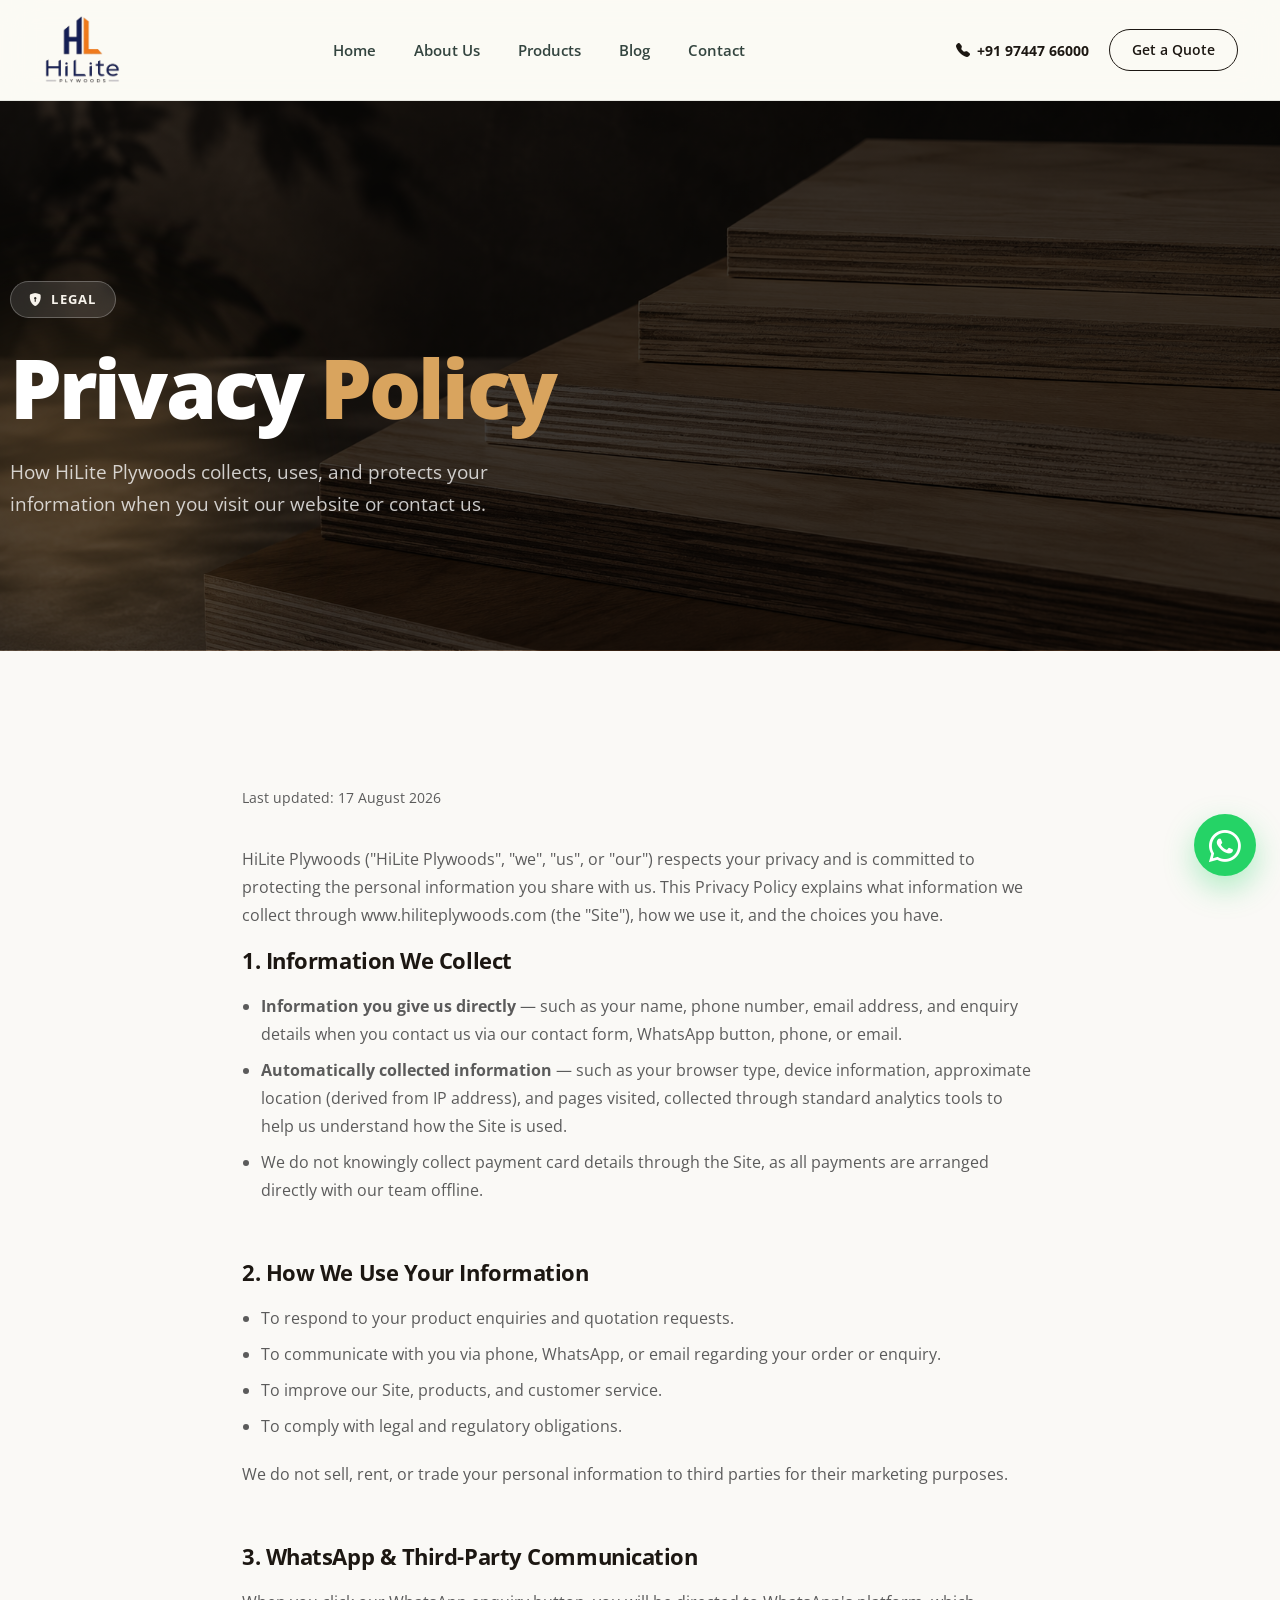
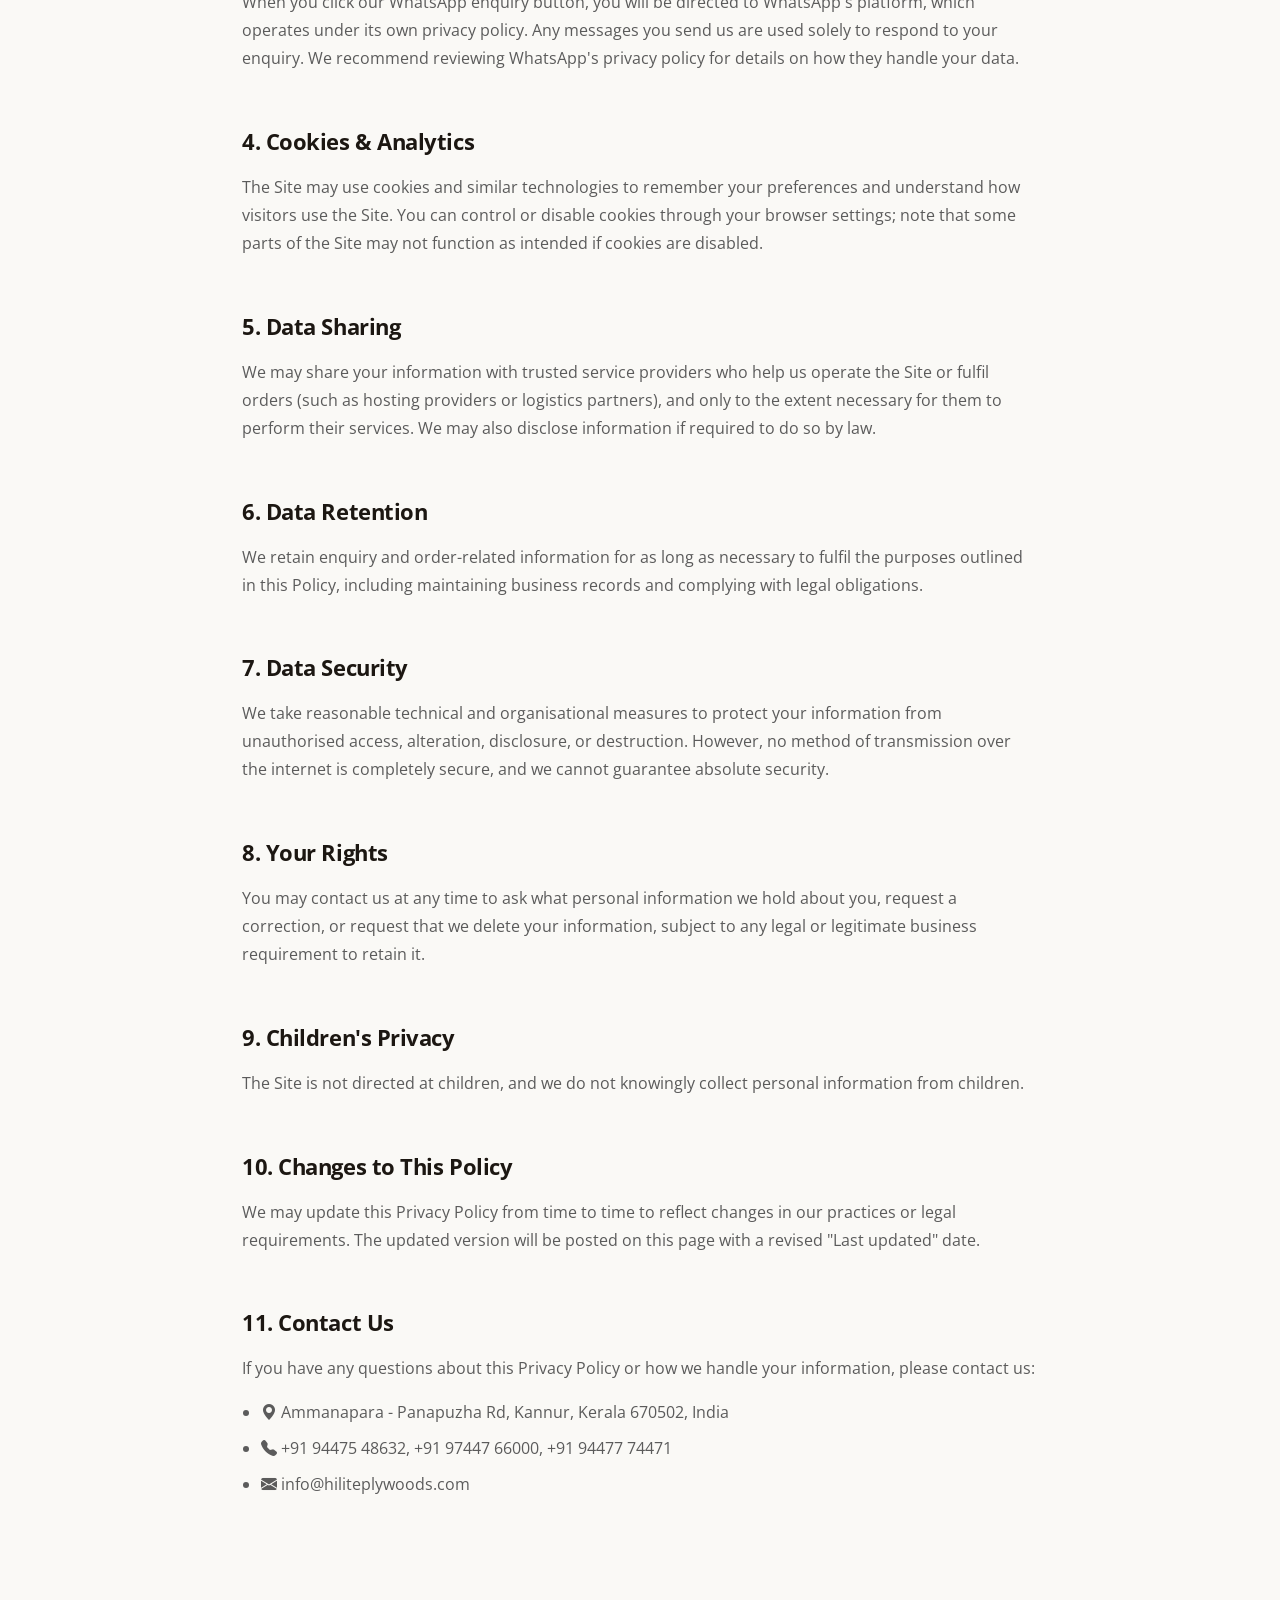
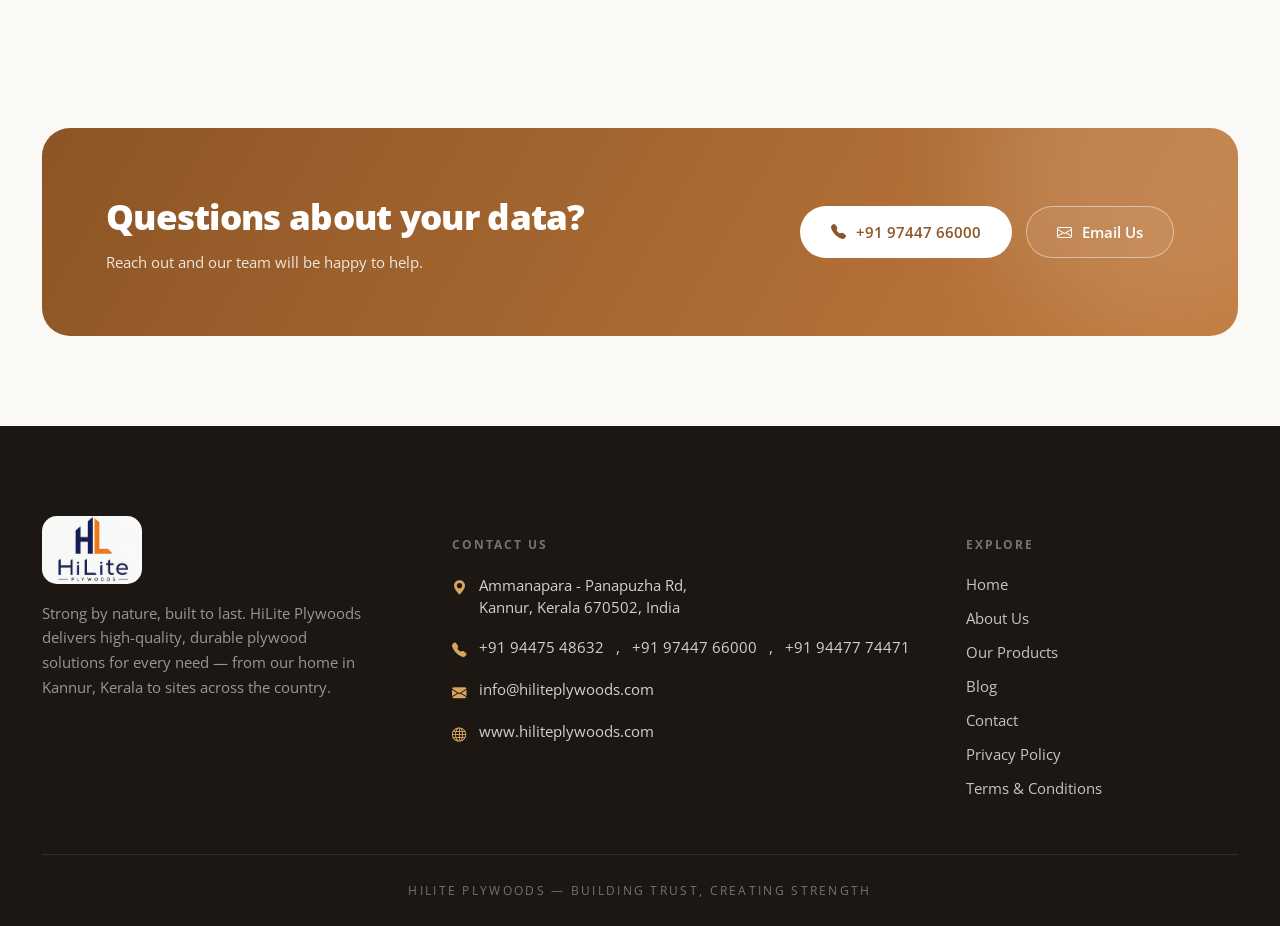
<file: privacy.html>
<!DOCTYPE html>
<html lang="en">

<head>
  <meta charset="UTF-8">
  <meta name="viewport" content="width=device-width, initial-scale=1.0">
  <title>Privacy Policy — HiLite Plywoods</title>
  <meta name="description"
    content="Privacy Policy for HiLite Plywoods, Kannur, Kerala — how we collect, use, and protect your information.">
  <!-- Favicons -->
  <link href="assets/images/favicon.png" rel="icon">
  <link href="assets/images/favicon.png" rel="apple-touch-icon">
  <meta name="theme-color" content="#D0311E">

  <link rel="preconnect" href="https://fonts.googleapis.com">
  <link rel="preconnect" href="https://fonts.gstatic.com" crossorigin>
  <link href="https://fonts.googleapis.com/css2?family=Open+Sans:wght@300;400;500;600;700;800&display=swap"
    rel="stylesheet">
  <link rel="stylesheet" href="assets/vendor/bootstrap-icons/bootstrap-icons.css">
  <link rel="stylesheet" href="assets/vendor/aos/aos.css">

  <link rel="stylesheet" href="assets/css/style.css">

  <style>
    /* Minor supplemental styles for legal content — safe to merge into style.css */
    .legal-wrap {
      max-width: 860px;
      margin: 0 auto;
    }

    .legal-wrap h2 {
      margin-top: 2.4em;
      margin-bottom: .6em;
      font-size: 1.4rem;
    }

    .legal-wrap h2:first-of-type {
      margin-top: 0;
    }

    .legal-wrap p,
    .legal-wrap li {
      line-height: 1.75;
      color: var(--text-muted, #5b5b5b);
    }

    .legal-wrap ul {
      padding-left: 1.2em;
      margin-bottom: 1.2em;
    }

    .legal-wrap li {
      margin-bottom: .5em;
    }

    .legal-updated {
      font-size: .9rem;
      color: var(--sand, #a98f6d);
      margin-bottom: 2.4em;
    }
  </style>
</head>

<body>

  <header class="nav">
    <div class="nav-inner">
      <a href="index.html" class="logo">
        <img src="assets/images/logo.png" alt="" style="max-width: 80px;">
      </a>
      <nav class="links">
        <a href="index.html">Home</a>
        <a href="about.html">About Us</a>
        <a href="products.html">Products</a>
        <a href="blog.html">Blog</a>
        <a href="contact.html">Contact</a>
      </nav>
      <div class="nav-cta">
        <a class="nav-phone" href="tel:+919744766000"><i class="bi bi-telephone-fill"></i>+91 97447 66000</a>
        <a class="btn btn-dark"
          href="https://wa.me/919744766000?text=Hello%20HiLite%20Plywoods,%20I%20would%20like%20to%20know%20more%20about%20your%20products."
          target="_blank" rel="noopener" style="padding:11px 22px;font-size:13.5px;">Get a Quote</a>
      </div>
      <button class="menu-btn" id="menuBtn" aria-label="Open menu"><i class="bi bi-list"></i></button>
    </div>
    <div class="mobile-panel" id="mobilePanel">
      <a href="index.html">Home</a>
      <a href="about.html">About Us</a>
      <a href="products.html">Products</a>
      <a href="blog.html">Blog</a>
      <a href="contact.html">Contact</a>
    </div>
  </header>

  <section class="hero" id="privacy-hero" style="min-height:38vh;">
    <div class="hero-bg"></div>
    <div class="hero-blob two"></div>
    <div class="wrap hero-inner">
      <div class="hero-badge" data-aos="fade-up"><i class="bi bi-shield-lock-fill"></i> Legal</div>
      <h1 data-aos="fade-up" data-aos-delay="100">Privacy <em>Policy</em></h1>
      <p class="lead" data-aos="fade-up" data-aos-delay="200">How HiLite Plywoods collects, uses, and protects your
        information when you visit our website or contact us.</p>
    </div>
  </section>

  <section class="section">
    <div class="wrap legal-wrap" data-aos="fade-up">

      <p class="legal-updated">Last updated: 17 August 2026</p>

      <p>HiLite Plywoods ("HiLite Plywoods", "we", "us", or "our") respects your privacy and is committed to
        protecting the personal information you share with us. This Privacy Policy explains what information we
        collect through www.hiliteplywoods.com (the "Site"), how we use it, and the choices you have.</p>

      <h2>1. Information We Collect</h2>
      <ul>
        <li><strong>Information you give us directly</strong> — such as your name, phone number, email address,
          and enquiry details when you contact us via our contact form, WhatsApp button, phone, or email.</li>
        <li><strong>Automatically collected information</strong> — such as your browser type, device information,
          approximate location (derived from IP address), and pages visited, collected through standard analytics
          tools to help us understand how the Site is used.</li>
        <li>We do not knowingly collect payment card details through the Site, as all payments are arranged
          directly with our team offline.</li>
      </ul>

      <h2>2. How We Use Your Information</h2>
      <ul>
        <li>To respond to your product enquiries and quotation requests.</li>
        <li>To communicate with you via phone, WhatsApp, or email regarding your order or enquiry.</li>
        <li>To improve our Site, products, and customer service.</li>
        <li>To comply with legal and regulatory obligations.</li>
      </ul>
      <p>We do not sell, rent, or trade your personal information to third parties for their marketing purposes.
      </p>

      <h2>3. WhatsApp &amp; Third-Party Communication</h2>
      <p>When you click our WhatsApp enquiry button, you will be directed to WhatsApp's platform, which operates
        under its own privacy policy. Any messages you send us are used solely to respond to your enquiry. We
        recommend reviewing WhatsApp's privacy policy for details on how they handle your data.</p>

      <h2>4. Cookies &amp; Analytics</h2>
      <p>The Site may use cookies and similar technologies to remember your preferences and understand how
        visitors use the Site. You can control or disable cookies through your browser settings; note that some
        parts of the Site may not function as intended if cookies are disabled.</p>

      <h2>5. Data Sharing</h2>
      <p>We may share your information with trusted service providers who help us operate the Site or fulfil
        orders (such as hosting providers or logistics partners), and only to the extent necessary for them to
        perform their services. We may also disclose information if required to do so by law.</p>

      <h2>6. Data Retention</h2>
      <p>We retain enquiry and order-related information for as long as necessary to fulfil the purposes outlined
        in this Policy, including maintaining business records and complying with legal obligations.</p>

      <h2>7. Data Security</h2>
      <p>We take reasonable technical and organisational measures to protect your information from unauthorised
        access, alteration, disclosure, or destruction. However, no method of transmission over the internet is
        completely secure, and we cannot guarantee absolute security.</p>

      <h2>8. Your Rights</h2>
      <p>You may contact us at any time to ask what personal information we hold about you, request a correction,
        or request that we delete your information, subject to any legal or legitimate business requirement to
        retain it.</p>

      <h2>9. Children's Privacy</h2>
      <p>The Site is not directed at children, and we do not knowingly collect personal information from
        children.</p>

      <h2>10. Changes to This Policy</h2>
      <p>We may update this Privacy Policy from time to time to reflect changes in our practices or legal
        requirements. The updated version will be posted on this page with a revised "Last updated" date.</p>

      <h2>11. Contact Us</h2>
      <p>If you have any questions about this Privacy Policy or how we handle your information, please contact
        us:</p>
      <ul>
        <li><i class="bi bi-geo-alt-fill"></i> Ammanapara - Panapuzha Rd, Kannur, Kerala 670502, India</li>
        <li><i class="bi bi-telephone-fill"></i> +91 94475 48632, +91 97447 66000, +91 94477 74471</li>
        <li><i class="bi bi-envelope-fill"></i> <a href="mailto:info@hiliteplywoods.com">info@hiliteplywoods.com</a>
        </li>
      </ul>

    </div>
  </section>

  <section class="section tight">
    <div class="wrap">
      <div class="cta-band" data-aos="zoom-in">
        <div>
          <h3>Questions about your data?</h3>
          <p>Reach out and our team will be happy to help.</p>
        </div>
        <div class="cta-actions">
          <a href="tel:+919744766000" class="btn btn-white"><i class="bi bi-telephone-fill"></i> +91 97447
            66000</a>
          <a href="mailto:info@hiliteplywoods.com" class="btn btn-ghost"><i class="bi bi-envelope"></i> Email
            Us</a>
        </div>
      </div>
    </div>
  </section>

  <footer id="contact">
    <div class="wrap">
      <div class="footer-grid">
        <div data-aos="fade-up">
          <div class="footer-logo">
            <img src="assets/images/logo-white.png" alt=""
              style="max-width: 80px;border-radius: 15px;max-width: 100px;">
          </div>
          <p class="desc">Strong by nature, built to last. HiLite Plywoods delivers high-quality, durable plywood
            solutions for every need — from our home in Kannur, Kerala to sites across the country.</p>
        </div>
        <div data-aos="fade-up" data-aos-delay="80">
          <h5>Contact Us</h5>
          <ul class="footer-list">
            <li><i class="bi bi-geo-alt-fill"></i> Ammanapara - Panapuzha Rd,<br>Kannur, Kerala 670502, India</li>
            <li class="phone-list-item"><i class="bi bi-telephone-fill"></i> <a href="tel:+919447548632">+91 94475
                48632</a>, <a href="tel:+919744766000">+91 97447 66000</a>, <a href="tel:+919447774471">+91 94477
                74471</a></li>
            <li><i class="bi bi-envelope-fill"></i> <a
                href="mailto:info@hiliteplywoods.com">info@hiliteplywoods.com</a></li>
            <li><i class="bi bi-globe"></i> <a href="https://www.hiliteplywoods.com" target="_blank"
                rel="noopener">www.hiliteplywoods.com</a></li>
          </ul>
        </div>
        <div data-aos="fade-up" data-aos-delay="160">
          <h5>Explore</h5>
          <div class="footer-nav">
            <a href="index.html">Home</a>
            <a href="about.html">About Us</a>
            <a href="products.html">Our Products</a>
            <a href="blog.html">Blog</a>
            <a href="contact.html">Contact</a>
            <a href="privacy.html">Privacy Policy</a>
            <a href="terms.html">Terms &amp; Conditions</a>
          </div>
        </div>
      </div>
      <div class="footer-bottom">HiLite Plywoods — Building Trust, Creating Strength</div>
    </div>
  </footer>

  <!-- Floating WhatsApp Button -->
  <a href="https://wa.me/919744766000?text=Hello%20HiLite%20Plywoods,%20I%20would%20like%20to%20know%20more%20about%20your%20products."
    class="whatsapp-float" target="_blank" rel="noopener">
    <i class="bi bi-whatsapp"></i>
  </a>

  <script src="assets/vendor/aos/aos.js"></script>
  <script src="assets/js/script.js"></script>

</body>

</html>
</file>
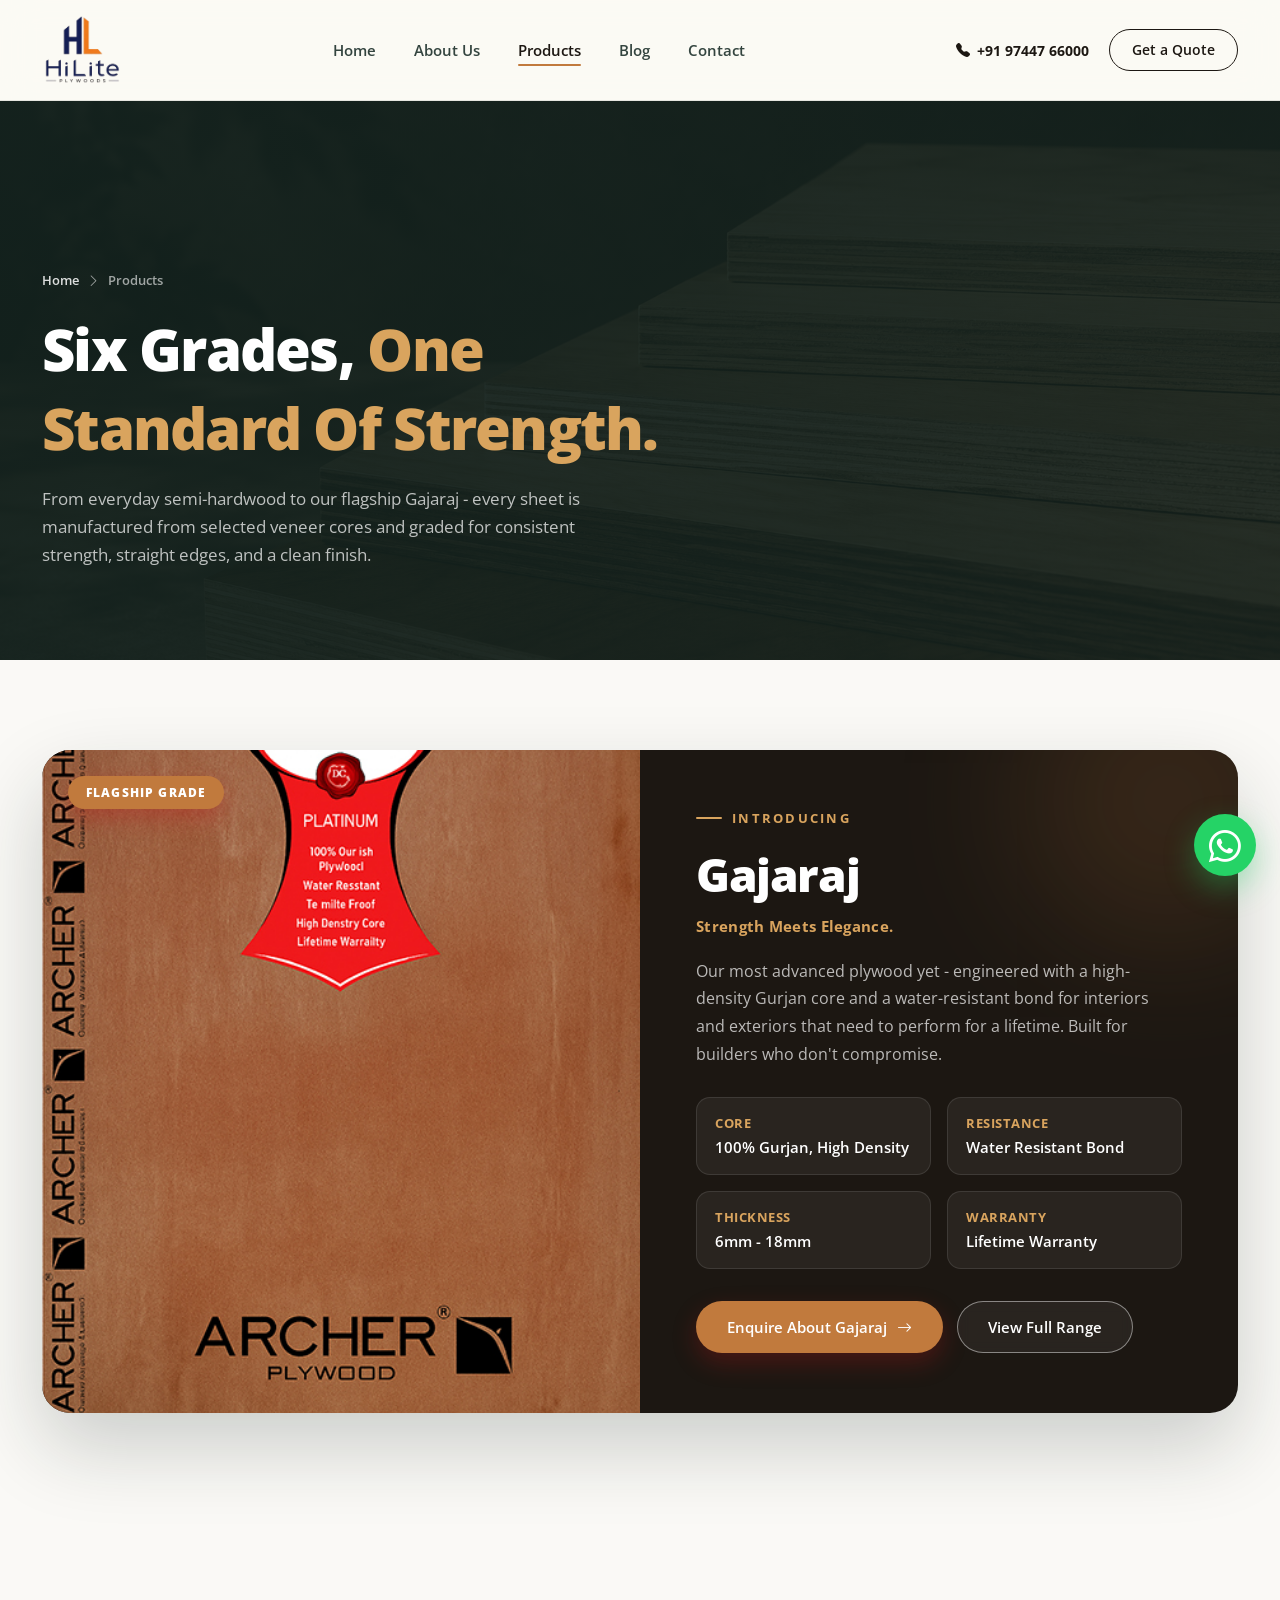
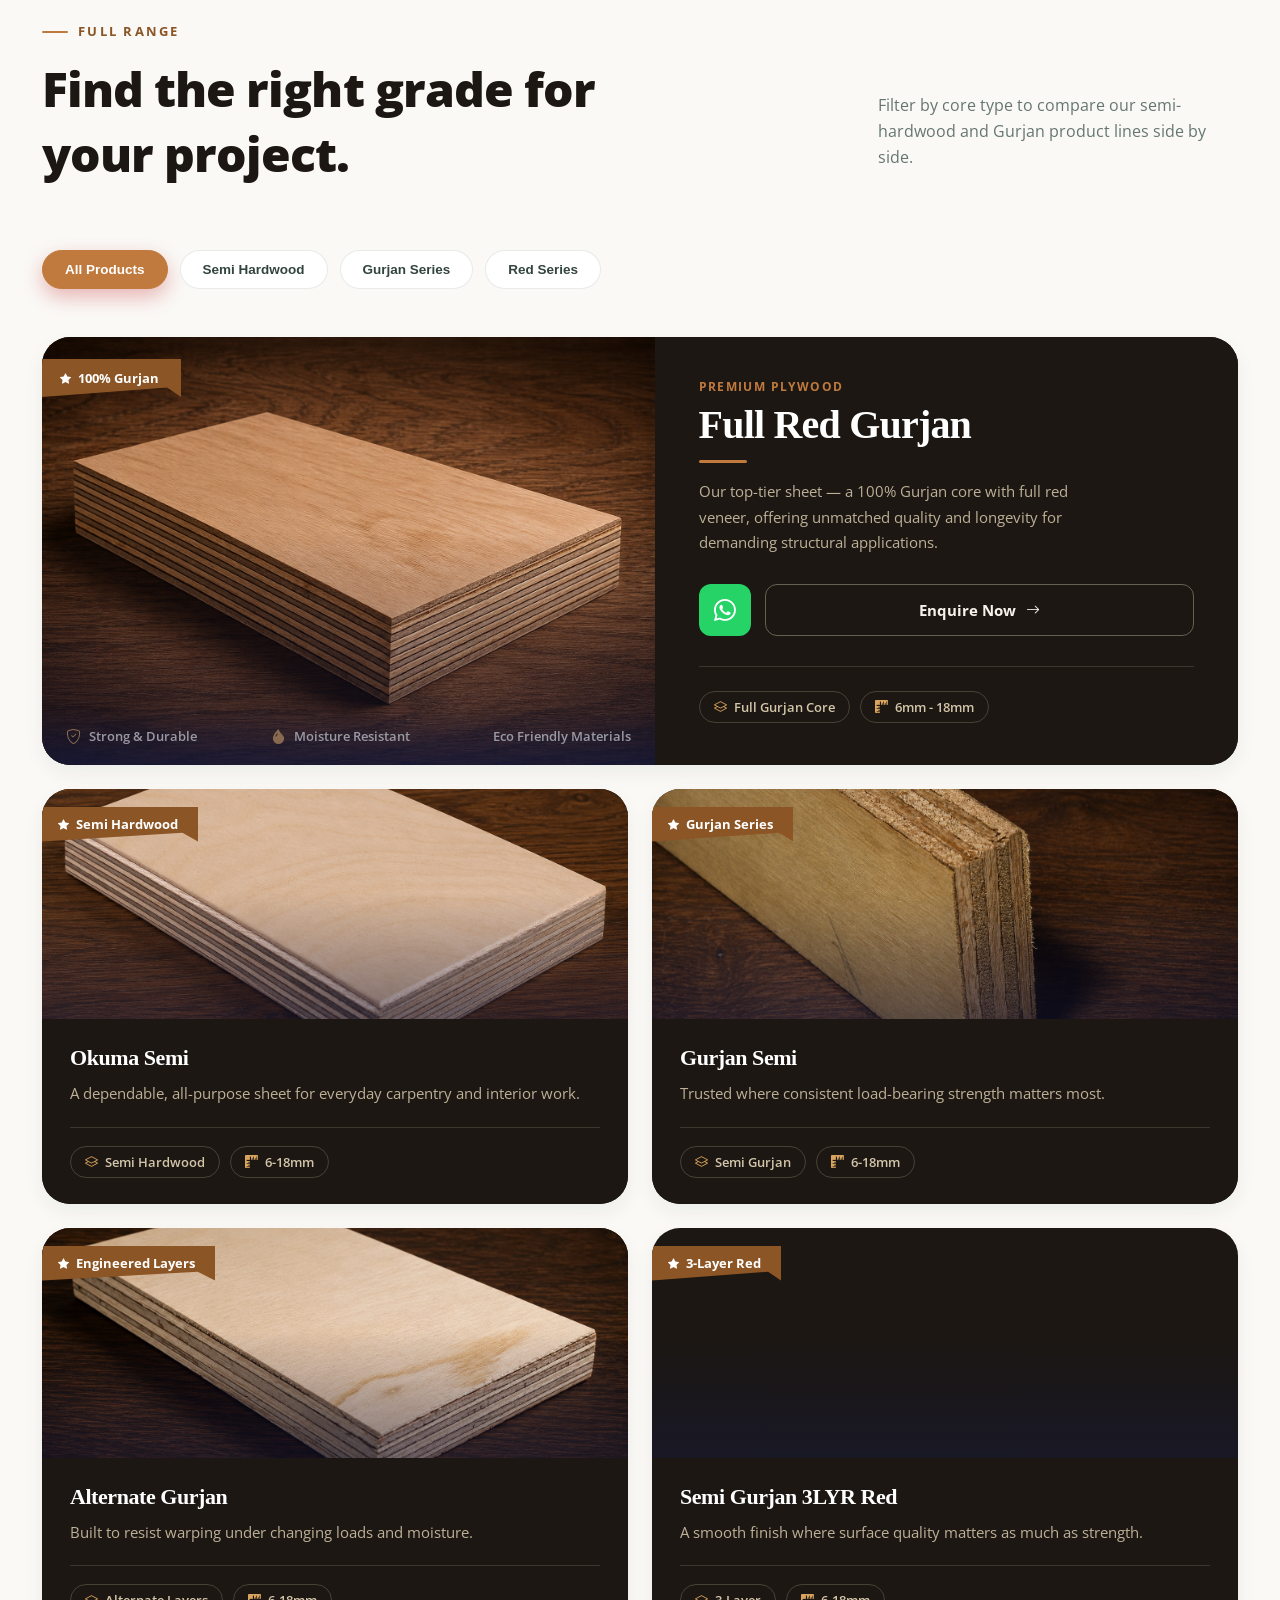
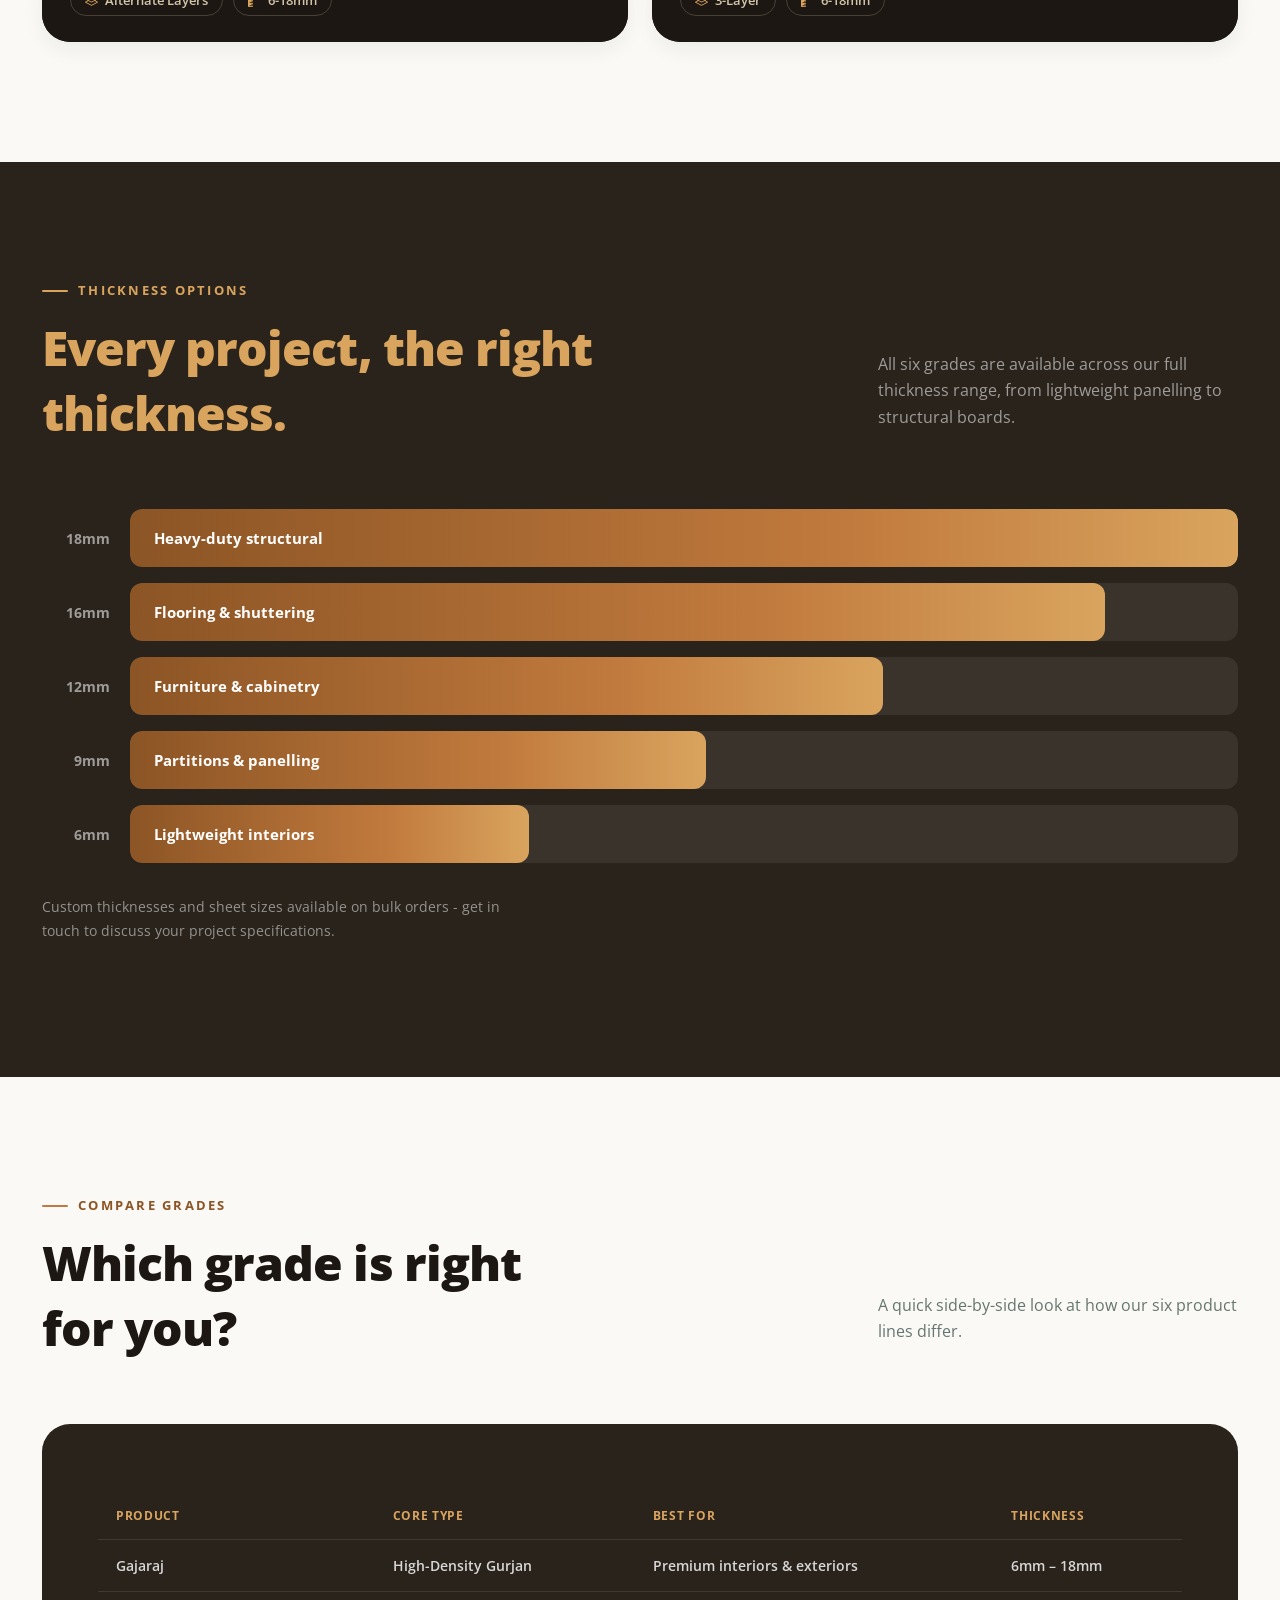
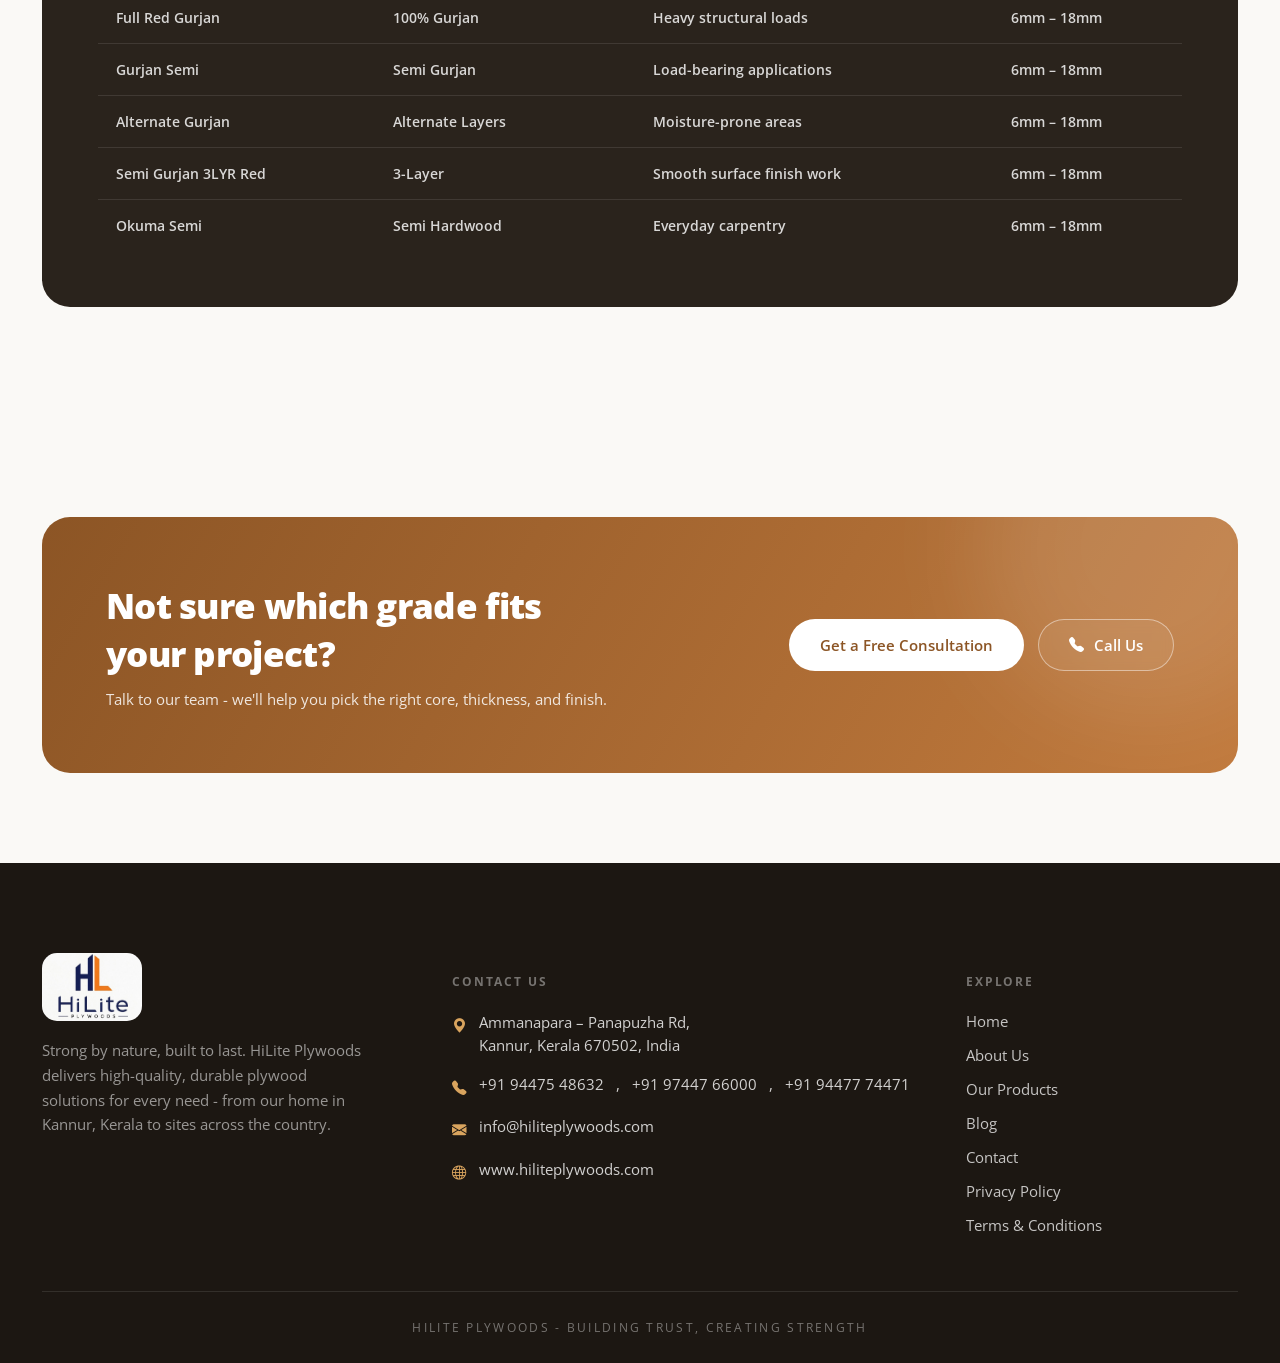
<file: products.html>
<!DOCTYPE html>
<html lang="en">
<head>
<meta charset="UTF-8">
<meta name="viewport" content="width=device-width, initial-scale=1.0">
<title>Products - HiLite Plywoods</title>
<meta name="description" content="Explore HiLite Plywoods' full product range including Gajaraj, Full Red Gurjan, Gurjan Semi, Alternate Gurjan, Semi Gurjan 3LYR Red, and Okuma Semi.">
<meta name="theme-color" content="#D0311E">
  <!-- Favicons -->
  <link href="assets/images/favicon.png" rel="icon">
  <link href="assets/images/favicon.png" rel="apple-touch-icon">

<link rel="preconnect" href="https://fonts.googleapis.com">
<link rel="preconnect" href="https://fonts.gstatic.com" crossorigin>
<link href="https://fonts.googleapis.com/css2?family=Open+Sans:wght@300;400;500;600;700;800&display=swap" rel="stylesheet">
<link rel="stylesheet" href="assets/vendor/bootstrap-icons/bootstrap-icons.css">
<link rel="stylesheet" href="assets/vendor/aos/aos.css">

<link rel="stylesheet" href="assets/css/style.css">
</head>
<body>
<header class="nav">
  <div class="nav-inner">
    <a href="index.html" class="logo">
      <img src="assets/images/logo.png" alt="" style="max-width: 80px;">
    </a>
    <nav class="links">
      <a href="index.html">Home</a>
      <a href="about.html">About Us</a>
      <a href="products.html" class="active">Products</a>
      <a href="blog.html">Blog</a>
      <a href="contact.html">Contact</a>
    </nav>
    <div class="nav-cta">
      <a class="nav-phone" href="tel:+919744766000"><i class="bi bi-telephone-fill"></i>+91 97447 66000</a>
      <a class="btn btn-dark" href="https://wa.me/919744766000?text=Hello%20HiLite%20Plywoods,%20I%20would%20like%20to%20know%20more%20about%20your%20products." target="_blank" rel="noopener" style="padding:11px 22px;font-size:13.5px;">Get a Quote</a>
    </div>
    <button class="menu-btn" id="menuBtn" aria-label="Open menu"><i class="bi bi-list"></i></button>
  </div>
  <div class="mobile-panel" id="mobilePanel">
    <a href="index.html">Home</a>
    <a href="about.html">About Us</a>
    <a href="products.html">Products</a>
    <a href="blog.html">Blog</a>
    <a href="contact.html">Contact</a>
  </div>
</header>

<section class="page-banner">
  <div class="wrap">
    <div class="crumb"><a href="index.html">Home</a> <i class="bi bi-chevron-right"></i> <span>Products</span></div>
    <h1>Six Grades, <span style="color:var(--sand);">One Standard Of Strength.</span></h1>
    <p class="lead">From everyday semi-hardwood to our flagship Gajaraj - every sheet is manufactured from selected veneer cores and graded for consistent strength, straight edges, and a clean finish.</p>
  </div>
</section>

<section class="section tight">
  <div class="wrap">
    <div class="spotlight" data-aos="fade-up">
      <div class="sp-img">
        <span class="sp-ribbon">Flagship Grade</span>
        <img src="assets/images/products/gajaraj-archer.jpg" alt="Gajaraj Gurjan plywood premium sheet">
      </div>
      <div class="sp-body">
        <div class="eyebrow on-dark">Introducing</div>
        <h2>Gajaraj</h2>
        <p class="sp-tagline">Strength Meets Elegance.</p>
        <p class="sp-desc">Our most advanced plywood yet - engineered with a high-density Gurjan core and a water-resistant bond for interiors and exteriors that need to perform for a lifetime. Built for builders who don't compromise.</p>
        <div class="sp-specs">
          <div><b>Core</b><span>100% Gurjan, High Density</span></div>
          <div><b>Resistance</b><span>Water Resistant Bond</span></div>
          <div><b>Thickness</b><span>6mm - 18mm</span></div>
          <div><b>Warranty</b><span>Lifetime Warranty</span></div>
        </div>
        <div class="sp-actions">
          <a class="btn btn-primary" href="contact.html">Enquire About Gajaraj <i class="bi bi-arrow-right"></i></a>
          <a class="btn btn-ghost" href="#full-range">View Full Range</a>
        </div>
      </div>
    </div>
  </div>
</section>

<section class="section" id="full-range">
  <div class="wrap">
    <div class="section-head" data-aos="fade-up">
      <div>
        <div class="eyebrow">Full Range</div>
        <h2>Find the right grade for your project.</h2>
      </div>
      <p>Filter by core type to compare our semi-hardwood and Gurjan product lines side by side.</p>
    </div>

    <div class="filter-row" data-aos="fade-up">
      <button class="filter-pill active" data-filter="all">All Products</button>
      <button class="filter-pill" data-filter="semi">Semi Hardwood</button>
      <button class="filter-pill" data-filter="gurjan">Gurjan Series</button>
      <button class="filter-pill" data-filter="red">Red Series</button>
      
    </div>

    <div class="products-grid">

      <div class="product-card featured" data-aos="fade-up" data-category="gurjan">
        <div class="pc-img">
          <span class="pc-ribbon"><i class="bi bi-star-fill"></i> 100% Gurjan</span>
          <img src="assets/images/products/dark_plywood.png" alt="Full Red Gurjan plywood veneer surface" loading="lazy" decoding="async">
          <div class="pc-feature-strip">
            <span><i class="bi bi-shield-check"></i> Strong &amp; Durable</span>
            <span><i class="bi bi-droplet-fill"></i> Moisture Resistant</span>
            <span><i class="bi bi-leaf-fill"></i> Eco Friendly Materials</span>
          </div>
        </div>

        <div class="pc-body">
          <span class="pc-eyebrow">Premium Plywood</span>
          <h3>Full Red Gurjan</h3>
          <span class="pc-divider"></span>
          <p>Our top-tier sheet — a 100% Gurjan core with full red veneer, offering unmatched quality and longevity for demanding structural applications.</p>

          <div class="pc-actions">
             <a href="https://wa.me/919744766000?text=Hello%20HiLite%20Plywoods,%20I%20would%20like%20to%20know%20more%20about%20Premium%20Plywood." target="_blank" rel="noopener" class="pc-whatsapp" aria-label="Enquire on WhatsApp"><i class="bi bi-whatsapp"></i></a>
            <a href="tel:+919744766000" class="pc-enquire">Enquire Now <i class="bi bi-arrow-right"></i></a>
          </div>

          <div class="pc-meta">
            <span><i class="bi bi-layers"></i> Full Gurjan Core</span>
            <span><i class="bi bi-rulers"></i> 6mm - 18mm</span>
          </div>
        </div>
      </div>

      <div class="product-card" data-aos="fade-up" data-category="semi">
        <div class="pc-img">
          <span class="pc-ribbon"><i class="bi bi-star-fill"></i> Semi Hardwood</span>
          <img src="assets/images/products/pollywood2 (1).png" alt="Okuma Semi plywood veneer surface" loading="lazy" decoding="async">
        </div>
        <div class="pc-body">
          <h3>Okuma Semi</h3>
          <p>A dependable, all-purpose sheet for everyday carpentry and interior work.</p>
          <div class="pc-meta">
            <span><i class="bi bi-layers"></i> Semi Hardwood</span>
            <span><i class="bi bi-rulers"></i> 6-18mm</span>
          </div>
        </div>
      </div>

      <div class="product-card" data-aos="fade-up" data-aos-delay="100" data-category="gurjan">
        <div class="pc-img">
          <span class="pc-ribbon"><i class="bi bi-star-fill"></i> Gurjan Series</span>
          <img src="assets/images/products/pollywood2 (2).png" alt="Gurjan Semi plywood surface" loading="lazy" decoding="async">
        </div>
        <div class="pc-body">
          <h3>Gurjan Semi</h3>
          <p>Trusted where consistent load-bearing strength matters most.</p>
          <div class="pc-meta">
            <span><i class="bi bi-layers"></i> Semi Gurjan</span>
            <span><i class="bi bi-rulers"></i> 6-18mm</span>
          </div>
        </div>
      </div>

      <div class="product-card" data-aos="fade-up" data-category="semi">
        <div class="pc-img">
          <span class="pc-ribbon"><i class="bi bi-star-fill"></i> Engineered Layers</span>
          <img src="assets/images/products/pollywood2 (3).png" alt="Alternate Gurjan plywood layered cross section" loading="lazy" decoding="async">
        </div>
        <div class="pc-body">
          <h3>Alternate Gurjan</h3>
          <p>Built to resist warping under changing loads and moisture.</p>
          <div class="pc-meta">
            <span><i class="bi bi-layers"></i> Alternate Layers</span>
            <span><i class="bi bi-rulers"></i> 6-18mm</span>
          </div>
        </div>
      </div>

      <div class="product-card" data-aos="fade-up" data-aos-delay="100" data-category="red">
        <div class="pc-img">
          <span class="pc-ribbon"><i class="bi bi-star-fill"></i> 3-Layer Red</span>
          <img src="assets/images/products/plywood3.png" alt="Semi Gurjan 3LYR Red plywood texture" loading="lazy" decoding="async">
        </div>
        <div class="pc-body">
          <h3>Semi Gurjan 3LYR Red</h3>
          <p>A smooth finish where surface quality matters as much as strength.</p>
          <div class="pc-meta">
            <span><i class="bi bi-layers"></i> 3-Layer</span>
            <span><i class="bi bi-rulers"></i> 6-18mm</span>
          </div>
        </div>
      </div>

    </div>
  </div>
</section>

<section class="thickness-section">
  <div class="wrap">
    <div class="section-head" data-aos="fade-up">
      <div>
        <div class="eyebrow on-dark">Thickness Options</div>
        <h2 style="color:var(--sand);">Every project, the right thickness.</h2>
      </div>
      <p>All six grades are available across our full thickness range, from lightweight panelling to structural boards.</p>
    </div>
    <div class="bars">
      <div class="bar-row" data-aos="fade-right"><span class="lbl">18mm</span><div class="bar-track"><div class="bar-fill" style="--w:100%;">Heavy-duty structural</div></div></div>
      <div class="bar-row" data-aos="fade-right" data-aos-delay="60"><span class="lbl">16mm</span><div class="bar-track"><div class="bar-fill" style="--w:88%;">Flooring & shuttering</div></div></div>
      <div class="bar-row" data-aos="fade-right" data-aos-delay="120"><span class="lbl">12mm</span><div class="bar-track"><div class="bar-fill" style="--w:68%;">Furniture & cabinetry</div></div></div>
      <div class="bar-row" data-aos="fade-right" data-aos-delay="180"><span class="lbl">9mm</span><div class="bar-track"><div class="bar-fill" style="--w:52%;">Partitions & panelling</div></div></div>
      <div class="bar-row" data-aos="fade-right" data-aos-delay="240"><span class="lbl">6mm</span><div class="bar-track"><div class="bar-fill" style="--w:36%;">Lightweight interiors</div></div></div>
    </div>
    <p class="thickness-note">Custom thicknesses and sheet sizes available on bulk orders - get in touch to discuss your project specifications.</p>
  </div>
</section>

<section class="section">
  <div class="wrap">
    <div class="section-head" data-aos="fade-up">
      <div>
        <div class="eyebrow">Compare Grades</div>
        <h2>Which grade is right for you?</h2>
      </div>
      <p>A quick side-by-side look at how our six product lines differ.</p>
    </div>
    <div class="compare-strip" data-aos="fade-up">
      <div style="overflow-x:auto;">
        <table class="compare-table">
          <thead>
            <tr>
              <th>Product</th>
              <th>Core Type</th>
              <th>Best For</th>
              <th>Thickness</th>
            </tr>
          </thead>
          <tbody>
            <tr><td>Gajaraj</td><td>High-Density Gurjan</td><td>Premium interiors & exteriors</td><td>6mm – 18mm</td></tr>
            <tr><td>Full Red Gurjan</td><td>100% Gurjan</td><td>Heavy structural loads</td><td>6mm – 18mm</td></tr>
            <tr><td>Gurjan Semi</td><td>Semi Gurjan</td><td>Load-bearing applications</td><td>6mm – 18mm</td></tr>
            <tr><td>Alternate Gurjan</td><td>Alternate Layers</td><td>Moisture-prone areas</td><td>6mm – 18mm</td></tr>
            <tr><td>Semi Gurjan 3LYR Red</td><td>3-Layer</td><td>Smooth surface finish work</td><td>6mm – 18mm</td></tr>
            <tr><td>Okuma Semi</td><td>Semi Hardwood</td><td>Everyday carpentry</td><td>6mm – 18mm</td></tr>
          </tbody>
        </table>
      </div>
    </div>
  </div>
</section>

<section class="section tight">
  <div class="wrap">
    <div class="cta-band" data-aos="fade-up">
      <div>
        <h3>Not sure which grade fits your project?</h3>
        <p>Talk to our team - we'll help you pick the right core, thickness, and finish.</p>
      </div>
      <div class="cta-actions">
        <a class="btn btn-white" href="https://wa.me/919744766000?text=Hello%20HiLite%20Plywoods,%20I%20would%20like%20to%20know%20more%20about%20your%20products." target="_blank" rel="noopener">Get a Free Consultation</a>
        <a class="btn btn-ghost" href="tel:+919744766000"><i class="bi bi-telephone-fill"></i> Call Us</a>
      </div>
    </div>
  </div>
</section>
<footer>
  <div class="wrap">
    <div class="footer-grid">
      <div data-aos="fade-up">
        <div class="footer-logo">
                    <!-- <span class="mark">HL</span>
            <span>HiLite<br><small
                style="font-size:9.5px;letter-spacing:.24em;color:var(--sand);">PLYWOODS</small></span> -->
            <img src="assets/images/logo-white.png" alt=""
              style="max-width: 70px;border-radius: 15px;max-width: 100px;">
        </div>
        <p class="desc">Strong by nature, built to last. HiLite Plywoods delivers high-quality, durable plywood solutions for every need - from our home in Kannur, Kerala to sites across the country.</p>
      </div>
      <div data-aos="fade-up" data-aos-delay="80">
        <h5>Contact Us</h5>
        <ul class="footer-list">
          <li><i class="bi bi-geo-alt-fill"></i> Ammanapara – Panapuzha Rd,<br>Kannur, Kerala 670502, India</li>
          <li class="phone-list-item"><i class="bi bi-telephone-fill"></i> <a href="tel:+919447548632">+91 94475 48632</a>, <a href="tel:+919744766000">+91 97447 66000</a>, <a href="tel:+919447774471">+91 94477 74471</a></li>
          <li><i class="bi bi-envelope-fill"></i> <a href="mailto:info@hiliteplywoods.com">info@hiliteplywoods.com</a></li>
          <li><i class="bi bi-globe"></i> <a href="https://www.hiliteplywoods.com" target="_blank" rel="noopener">www.hiliteplywoods.com</a></li>
        </ul>
      </div>
      <div data-aos="fade-up" data-aos-delay="160">
        <h5>Explore</h5>
        <div class="footer-nav">
          <a href="index.html">Home</a>
          <a href="about.html">About Us</a>
          <a href="products.html">Our Products</a>
          <a href="blog.html">Blog</a>
          <a href="contact.html">Contact</a>
          <a href="privacy.html">Privacy Policy</a>
          <a href="terms.html">Terms &amp; Conditions</a>
        </div>
      </div>
    </div>
    <div class="footer-bottom">HiLite Plywoods - Building Trust, Creating Strength</div>
  </div>
</footer>

<a href="https://wa.me/919744766000?text=Hello%20HiLite%20Plywoods,%20I%20would%20like%20to%20know%20more%20about%20your%20products." class="whatsapp-float" target="_blank" rel="noopener" aria-label="Chat on WhatsApp"><i class="bi bi-whatsapp"></i></a>

<script src="assets/vendor/aos/aos.js"></script>
<script src="assets/js/script.js"></script>

</body>
</html>
</file>
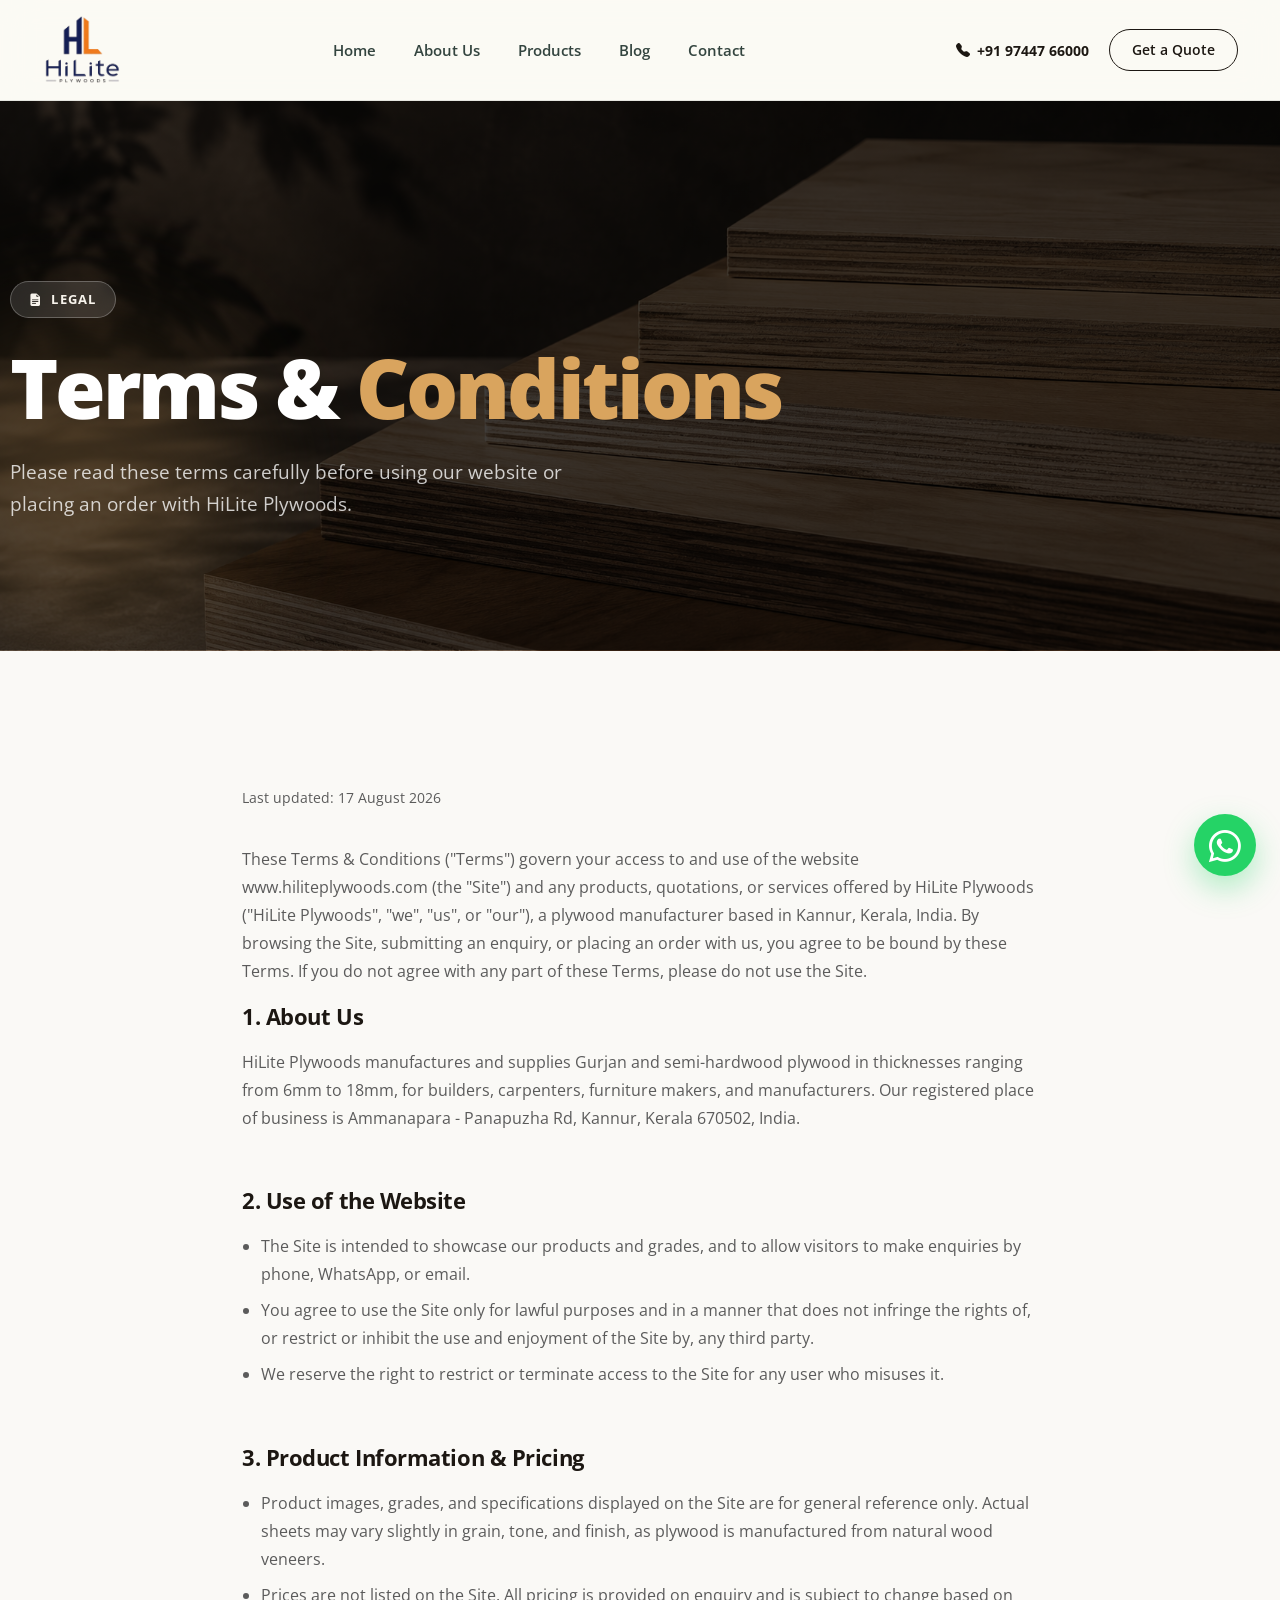
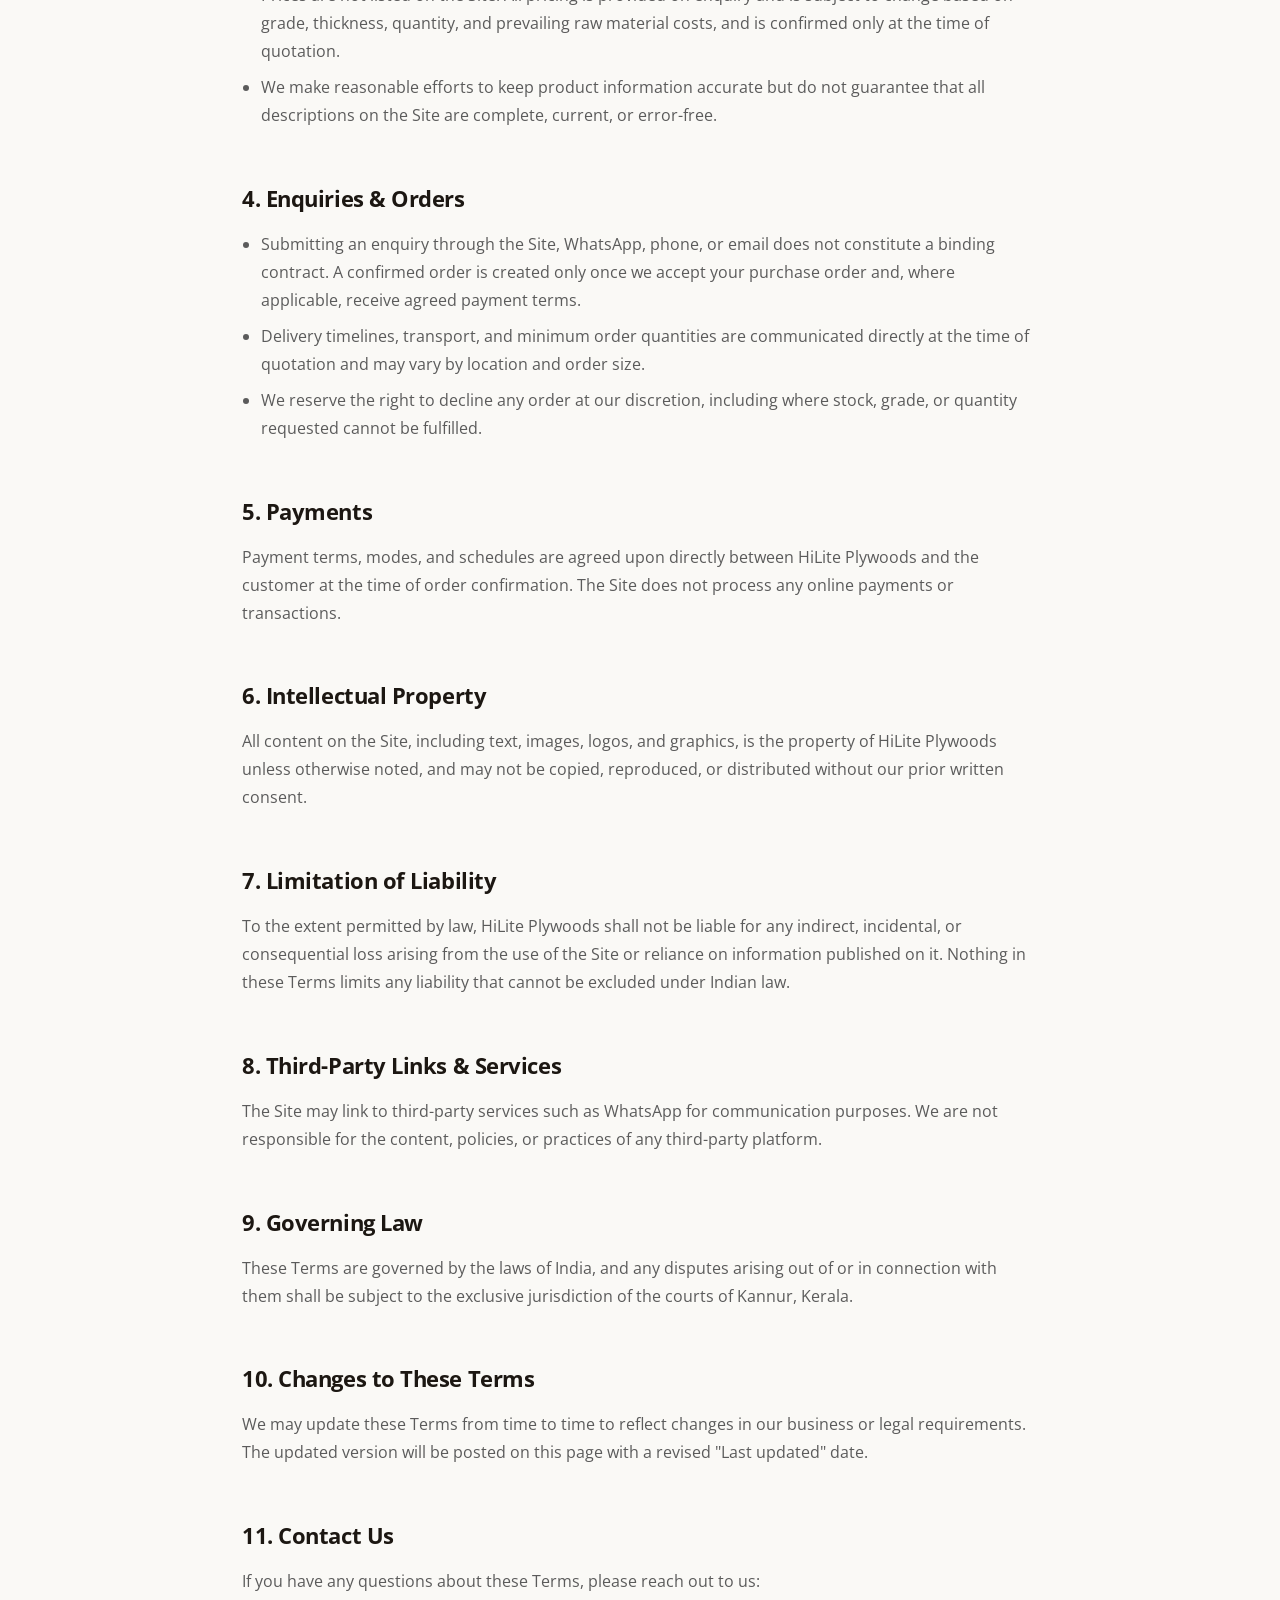
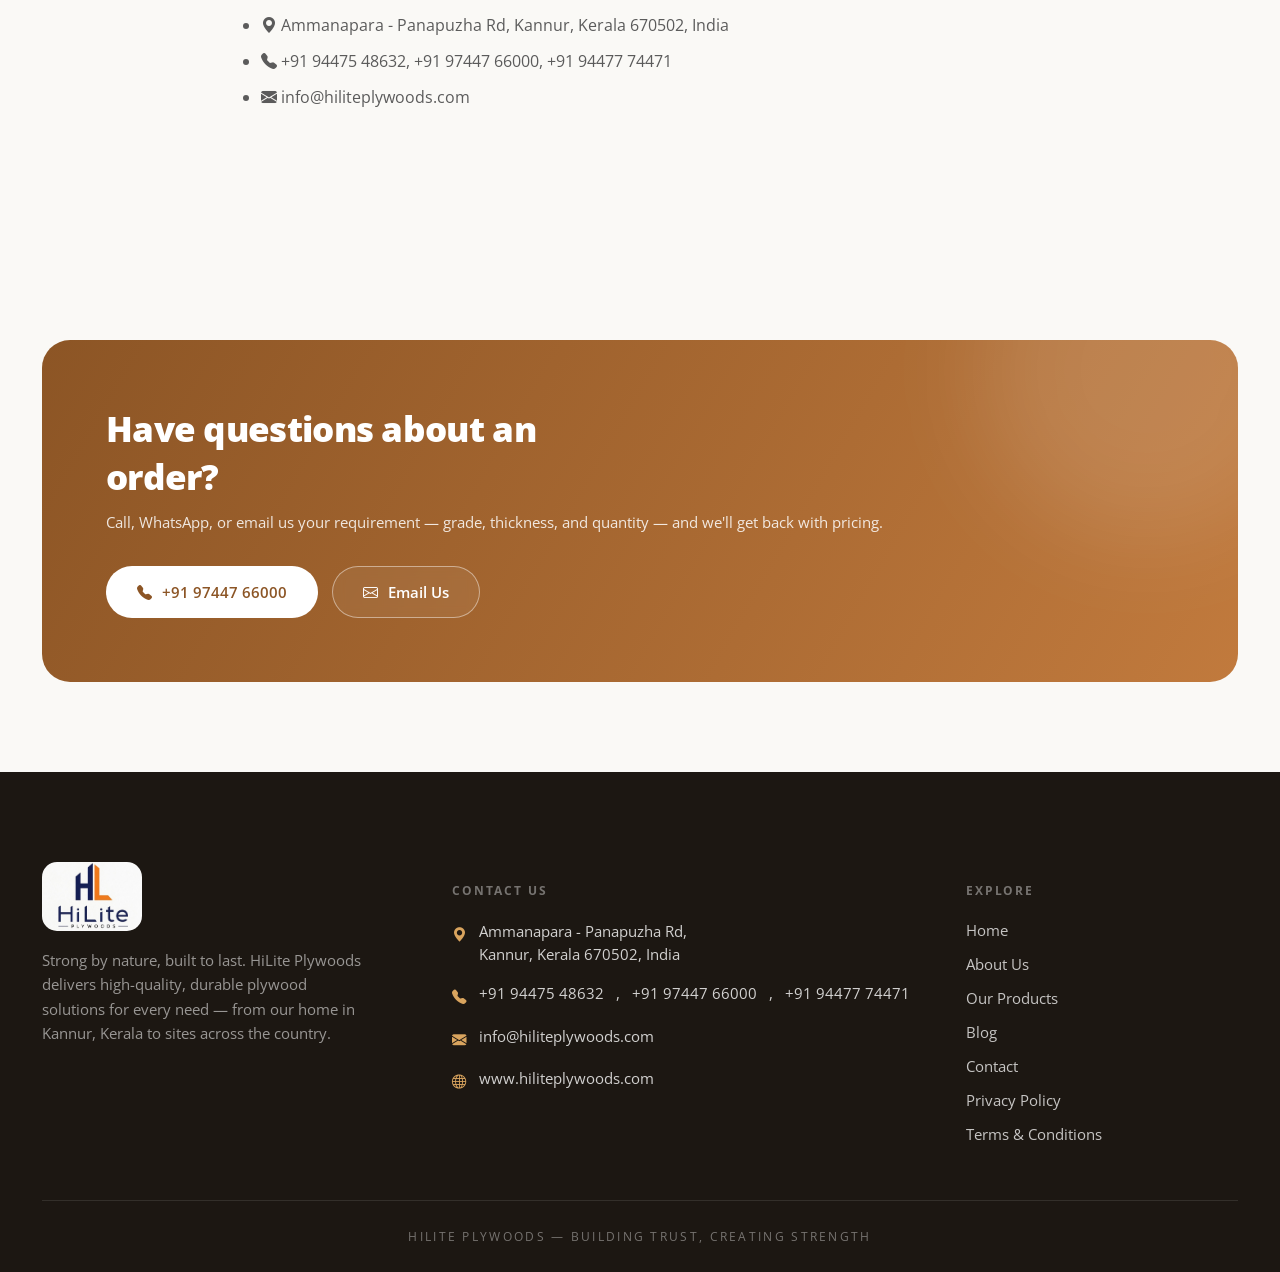
<file: terms.html>
<!DOCTYPE html>
<html lang="en">

<head>
  <meta charset="UTF-8">
  <meta name="viewport" content="width=device-width, initial-scale=1.0">
  <title>Terms &amp; Conditions — HiLite Plywoods</title>
  <meta name="description"
    content="Terms and Conditions for HiLite Plywoods, Kannur, Kerala — please read carefully before using our website or ordering products.">
  <!-- Favicons -->
  <link href="assets/images/favicon.png" rel="icon">
  <link href="assets/images/favicon.png" rel="apple-touch-icon">
  <meta name="theme-color" content="#D0311E">

  <link rel="preconnect" href="https://fonts.googleapis.com">
  <link rel="preconnect" href="https://fonts.gstatic.com" crossorigin>
  <link href="https://fonts.googleapis.com/css2?family=Open+Sans:wght@300;400;500;600;700;800&display=swap"
    rel="stylesheet">
  <link rel="stylesheet" href="assets/vendor/bootstrap-icons/bootstrap-icons.css">
  <link rel="stylesheet" href="assets/vendor/aos/aos.css">

  <link rel="stylesheet" href="assets/css/style.css">

  <style>
    /* Minor supplemental styles for legal content — safe to merge into style.css */
    .legal-wrap {
      max-width: 860px;
      margin: 0 auto;
    }

    .legal-wrap h2 {
      margin-top: 2.4em;
      margin-bottom: .6em;
      font-size: 1.4rem;
    }

    .legal-wrap h2:first-of-type {
      margin-top: 0;
    }

    .legal-wrap p,
    .legal-wrap li {
      line-height: 1.75;
      color: var(--text-muted, #5b5b5b);
    }

    .legal-wrap ul {
      padding-left: 1.2em;
      margin-bottom: 1.2em;
    }

    .legal-wrap li {
      margin-bottom: .5em;
    }

    .legal-updated {
      font-size: .9rem;
      color: var(--sand, #a98f6d);
      margin-bottom: 2.4em;
    }
  </style>
</head>

<body>

  <header class="nav">
    <div class="nav-inner">
      <a href="index.html" class="logo">
        <img src="assets/images/logo.png" alt="" style="max-width: 80px;">
      </a>
      <nav class="links">
        <a href="index.html">Home</a>
        <a href="about.html">About Us</a>
        <a href="products.html">Products</a>
        <a href="blog.html">Blog</a>
        <a href="contact.html">Contact</a>
      </nav>
      <div class="nav-cta">
        <a class="nav-phone" href="tel:+919744766000"><i class="bi bi-telephone-fill"></i>+91 97447 66000</a>
        <a class="btn btn-dark"
          href="https://wa.me/919744766000?text=Hello%20HiLite%20Plywoods,%20I%20would%20like%20to%20know%20more%20about%20your%20products."
          target="_blank" rel="noopener" style="padding:11px 22px;font-size:13.5px;">Get a Quote</a>
      </div>
      <button class="menu-btn" id="menuBtn" aria-label="Open menu"><i class="bi bi-list"></i></button>
    </div>
    <div class="mobile-panel" id="mobilePanel">
      <a href="index.html">Home</a>
      <a href="about.html">About Us</a>
      <a href="products.html">Products</a>
      <a href="blog.html">Blog</a>
      <a href="contact.html">Contact</a>
    </div>
  </header>

  <section class="hero" id="terms-hero" style="min-height:38vh;">
    <div class="hero-bg"></div>
    <div class="hero-blob two"></div>
    <div class="wrap hero-inner">
      <div class="hero-badge" data-aos="fade-up"><i class="bi bi-file-earmark-text-fill"></i> Legal</div>
      <h1 data-aos="fade-up" data-aos-delay="100">Terms &amp; <em>Conditions</em></h1>
      <p class="lead" data-aos="fade-up" data-aos-delay="200">Please read these terms carefully before using our
        website or placing an order with HiLite Plywoods.</p>
    </div>
  </section>

  <section class="section">
    <div class="wrap legal-wrap" data-aos="fade-up">

      <p class="legal-updated">Last updated: 17 August 2026</p>

      <p>These Terms &amp; Conditions ("Terms") govern your access to and use of the website
        www.hiliteplywoods.com (the "Site") and any products, quotations, or services offered by HiLite Plywoods
        ("HiLite Plywoods", "we", "us", or "our"), a plywood manufacturer based in Kannur, Kerala, India. By
        browsing the Site, submitting an enquiry, or placing an order with us, you agree to be bound by these
        Terms. If you do not agree with any part of these Terms, please do not use the Site.</p>

      <h2>1. About Us</h2>
      <p>HiLite Plywoods manufactures and supplies Gurjan and semi-hardwood plywood in thicknesses ranging from
        6mm to 18mm, for builders, carpenters, furniture makers, and manufacturers. Our registered place of
        business is Ammanapara - Panapuzha Rd, Kannur, Kerala 670502, India.</p>

      <h2>2. Use of the Website</h2>
      <ul>
        <li>The Site is intended to showcase our products and grades, and to allow visitors to make enquiries by
          phone, WhatsApp, or email.</li>
        <li>You agree to use the Site only for lawful purposes and in a manner that does not infringe the rights
          of, or restrict or inhibit the use and enjoyment of the Site by, any third party.</li>
        <li>We reserve the right to restrict or terminate access to the Site for any user who misuses it.</li>
      </ul>

      <h2>3. Product Information &amp; Pricing</h2>
      <ul>
        <li>Product images, grades, and specifications displayed on the Site are for general reference only.
          Actual sheets may vary slightly in grain, tone, and finish, as plywood is manufactured from natural wood
          veneers.</li>
        <li>Prices are not listed on the Site. All pricing is provided on enquiry and is subject to change based
          on grade, thickness, quantity, and prevailing raw material costs, and is confirmed only at the time of
          quotation.</li>
        <li>We make reasonable efforts to keep product information accurate but do not guarantee that all
          descriptions on the Site are complete, current, or error-free.</li>
      </ul>

      <h2>4. Enquiries &amp; Orders</h2>
      <ul>
        <li>Submitting an enquiry through the Site, WhatsApp, phone, or email does not constitute a binding
          contract. A confirmed order is created only once we accept your purchase order and, where applicable,
          receive agreed payment terms.</li>
        <li>Delivery timelines, transport, and minimum order quantities are communicated directly at the time of
          quotation and may vary by location and order size.</li>
        <li>We reserve the right to decline any order at our discretion, including where stock, grade, or
          quantity requested cannot be fulfilled.</li>
      </ul>

      <h2>5. Payments</h2>
      <p>Payment terms, modes, and schedules are agreed upon directly between HiLite Plywoods and the customer at
        the time of order confirmation. The Site does not process any online payments or transactions.</p>

      <h2>6. Intellectual Property</h2>
      <p>All content on the Site, including text, images, logos, and graphics, is the property of HiLite Plywoods
        unless otherwise noted, and may not be copied, reproduced, or distributed without our prior written
        consent.</p>

      <h2>7. Limitation of Liability</h2>
      <p>To the extent permitted by law, HiLite Plywoods shall not be liable for any indirect, incidental, or
        consequential loss arising from the use of the Site or reliance on information published on it. Nothing
        in these Terms limits any liability that cannot be excluded under Indian law.</p>

      <h2>8. Third-Party Links &amp; Services</h2>
      <p>The Site may link to third-party services such as WhatsApp for communication purposes. We are not
        responsible for the content, policies, or practices of any third-party platform.</p>

      <h2>9. Governing Law</h2>
      <p>These Terms are governed by the laws of India, and any disputes arising out of or in connection with them
        shall be subject to the exclusive jurisdiction of the courts of Kannur, Kerala.</p>

      <h2>10. Changes to These Terms</h2>
      <p>We may update these Terms from time to time to reflect changes in our business or legal requirements.
        The updated version will be posted on this page with a revised "Last updated" date.</p>

      <h2>11. Contact Us</h2>
      <p>If you have any questions about these Terms, please reach out to us:</p>
      <ul>
        <li><i class="bi bi-geo-alt-fill"></i> Ammanapara - Panapuzha Rd, Kannur, Kerala 670502, India</li>
        <li><i class="bi bi-telephone-fill"></i> +91 94475 48632, +91 97447 66000, +91 94477 74471</li>
        <li><i class="bi bi-envelope-fill"></i> <a href="mailto:info@hiliteplywoods.com">info@hiliteplywoods.com</a>
        </li>
      </ul>

    </div>
  </section>

  <section class="section tight">
    <div class="wrap">
      <div class="cta-band" data-aos="zoom-in">
        <div>
          <h3>Have questions about an order?</h3>
          <p>Call, WhatsApp, or email us your requirement — grade, thickness, and quantity — and we'll get back
            with pricing.</p>
        </div>
        <div class="cta-actions">
          <a href="tel:+919744766000" class="btn btn-white"><i class="bi bi-telephone-fill"></i> +91 97447
            66000</a>
          <a href="mailto:info@hiliteplywoods.com" class="btn btn-ghost"><i class="bi bi-envelope"></i> Email
            Us</a>
        </div>
      </div>
    </div>
  </section>

  <footer id="contact">
    <div class="wrap">
      <div class="footer-grid">
        <div data-aos="fade-up">
          <div class="footer-logo">
            <img src="assets/images/logo-white.png" alt=""
              style="max-width: 80px;border-radius: 15px;max-width: 100px;">
          </div>
          <p class="desc">Strong by nature, built to last. HiLite Plywoods delivers high-quality, durable plywood
            solutions for every need — from our home in Kannur, Kerala to sites across the country.</p>
        </div>
        <div data-aos="fade-up" data-aos-delay="80">
          <h5>Contact Us</h5>
          <ul class="footer-list">
            <li><i class="bi bi-geo-alt-fill"></i> Ammanapara - Panapuzha Rd,<br>Kannur, Kerala 670502, India</li>
            <li class="phone-list-item"><i class="bi bi-telephone-fill"></i> <a href="tel:+919447548632">+91 94475
                48632</a>, <a href="tel:+919744766000">+91 97447 66000</a>, <a href="tel:+919447774471">+91 94477
                74471</a></li>
            <li><i class="bi bi-envelope-fill"></i> <a
                href="mailto:info@hiliteplywoods.com">info@hiliteplywoods.com</a></li>
            <li><i class="bi bi-globe"></i> <a href="https://www.hiliteplywoods.com" target="_blank"
                rel="noopener">www.hiliteplywoods.com</a></li>
          </ul>
        </div>
        <div data-aos="fade-up" data-aos-delay="160">
          <h5>Explore</h5>
          <div class="footer-nav">
            <a href="index.html">Home</a>
            <a href="about.html">About Us</a>
            <a href="products.html">Our Products</a>
            <a href="blog.html">Blog</a>
            <a href="contact.html">Contact</a>
            <a href="privacy.html">Privacy Policy</a>
            <a href="terms.html">Terms &amp; Conditions</a>
          </div>
        </div>
      </div>
      <div class="footer-bottom">HiLite Plywoods — Building Trust, Creating Strength</div>
    </div>
  </footer>

  <!-- Floating WhatsApp Button -->
  <a href="https://wa.me/919744766000?text=Hello%20HiLite%20Plywoods,%20I%20would%20like%20to%20know%20more%20about%20your%20products."
    class="whatsapp-float" target="_blank" rel="noopener">
    <i class="bi bi-whatsapp"></i>
  </a>

  <script src="assets/vendor/aos/aos.js"></script>
  <script src="assets/js/script.js"></script>

</body>

</html>
</file>
<file: assets/css/style.css>
/* =========================================================
   HILITE PLYWOODS — MAIN STYLESHEET
   Brand theme: red (--teal / --teal-dark act as primary/secondary)
   ========================================================= */

/* ----- Design tokens / CSS variables ----- */
:root {
    --teal: #C17A3D;
    /* primary brand color (buttons, accents, highlights) — warm bronze-copper, matches the ribbon tag and icon color in the poster */
    --teal-dark: #8C5525;
    /* secondary/darker brand color (hover states, gradients) — deep coffee-bronze for hover contrast and depth */
    --sand: #D9A45E;
    /* warm accent color used on dark backgrounds — the tan/gold tone used for icons and meta text in the poster */
    --cream: #F7F3EC;
    /* light accent background (tags, icon chips) — near-white warm ivory, closer to true white but keeps a hint of warmth */
    --bg: #FAF9F6;
    /* page background color — warm off-white, keeps things soft rather than stark */
    --white: #FFFFFF;
    --ink: #1C1712;
    /* near-black charcoal-brown used in the dark hero banner and footer bar — matches the deep espresso-brown background in the poster */
    --ink-2: #2A231C;
    /* secondary dark shade for gradients/dark sections — slightly lighter warm brown-black */
    --text: #33443F;
    /* default body text color */
    --text-soft: #66766F;
    /* muted/secondary text color */
    --line: rgba(18, 33, 29, .09);
    /* subtle border/divider color */
    --radius-lg: 28px;
    /* large corner radius (cards, banners) */
    --radius-md: 20px;
    /* medium corner radius (feature cards, forms) */
    --radius-sm: 13px;
    /* small corner radius */
    --shadow-sm: 0 8px 20px rgba(18, 33, 29, .06);
    /* subtle resting shadow */
    --shadow-md: 0 20px 46px rgba(18, 33, 29, .12);
    /* hover/elevated shadow */
    --shadow-lg: 0 34px 80px rgba(18, 33, 29, .20);
    /* strong shadow for lifted cards */
    --ease: cubic-bezier(.22, 1, .36, 1);
    /* standard easing curve for transitions */
}

/* ----- Global resets & base styles ----- */
* {
    box-sizing: border-box;
}

html {
    scroll-behavior: smooth;
}

/* smooth scroll for in-page anchor links */
body {
    margin: 0;
    background: var(--bg);
    color: var(--text);
    font-family: "Open Sans", sans-serif;
    -webkit-font-smoothing: antialiased;
    overflow-x: hidden;
    /* prevent horizontal scroll from decorative blobs/animations */
}

img {
    max-width: 100%;
    display: block;
}

a {
    color: inherit;
    text-decoration: none;
}

.wrap {
    max-width: 1260px;
    margin: 0 auto;
    padding: 0 32px;
}

/* shared content container */
::selection {
    background: var(--teal);
    color: #fff;
}

.cream-background {
    background: var(--cream)
}


/* brand-colored text selection */

/* Respect users who prefer less motion */
@media (prefers-reduced-motion: reduce) {
    * {
        animation: none !important;
        transition: none !important;
    }
}

/* ----- Eyebrow labels (small uppercase tag above headings) ----- */
.eyebrow {
    font-size: 12.5px;
    letter-spacing: .18em;
    text-transform: uppercase;
    color: var(--teal-dark);
    font-weight: 700;
    display: flex;
    align-items: center;
    gap: 10px;
    margin-bottom: 16px;
}

.eyebrow::before {
    content: "";
    width: 26px;
    height: 2px;
    background: var(--teal);
    display: inline-block;
    border-radius: 2px;
}

/* short accent line */
.eyebrow.on-dark {
    color: var(--sand);
}

/* variant for use on dark backgrounds */
.eyebrow.on-dark::before {
    background: var(--sand);
}

h1,
h2,
h3,
h4 {
    font-family: "Open Sans", sans-serif;
    margin: 0;
    letter-spacing: -0.02em;
    color: var(--ink);
}

/* ----- Buttons ----- */
.btn {
    display: inline-flex;
    align-items: center;
    gap: 10px;
    padding: 15px 30px;
    border-radius: 999px;
    font-family: "Open Sans", sans-serif;
    font-weight: 600;
    font-size: 15px;
    border: 1.5px solid transparent;
    cursor: pointer;
    transition: transform .35s var(--ease), box-shadow .35s var(--ease), background .3s ease, border-color .3s ease, color .3s ease;
    white-space: nowrap;
}

.btn-primary {
    background: var(--teal);
    color: #fff;
    box-shadow: 0 10px 24px rgba(190, 26, 26, .28);
}

/* solid brand-red button */
.btn-primary:hover {
    background: var(--teal-dark);
    transform: translateY(-3px);
    box-shadow: 0 18px 34px rgba(190, 26, 26, .34);
}

.btn-ghost {
    border-color: rgba(255, 255, 255, .45);
    color: #fff;
    backdrop-filter: blur(6px);
    background: rgba(255, 255, 255, .06);
}

/* transparent button for dark/hero backgrounds */
.btn-ghost:hover {
    border-color: #fff;
    background: rgba(255, 255, 255, .16);
    transform: translateY(-3px);
}

.btn-dark {
    border-color: var(--ink);
    color: var(--ink);
}

/* outlined dark button */
.btn-dark:hover {
    background: var(--ink);
    color: #fff;
    transform: translateY(-3px);
}

.btn-white {
    background: #fff;
    color: var(--teal-dark);
}

/* white button, used on colored/dark sections */
.btn-white:hover {
    background: var(--ink);
    color: #fff;
    transform: translateY(-3px);
}

/* ===== NAV ===== */
header.nav {
    position: sticky;
    top: 0;
    z-index: 80;
    /* keep nav pinned above all content while scrolling */
    background: rgba(251, 250, 244, .78);
    backdrop-filter: blur(18px) saturate(160%);
    /* frosted-glass effect */
    border-bottom: 1px solid var(--line);
}

.nav-inner {
    display: flex;
    align-items: center;
    justify-content: space-between;
    padding: 16px 32px;
    max-width: 1260px;
    margin: 0 auto;
}

.logo {
    display: flex;
    align-items: center;
    gap: 11px;
    font-weight: 800;
    font-size: 21px;
    color: var(--ink);
}

.logo .mark {
    width: 40px;
    height: 40px;
    border-radius: 11px;
    background: linear-gradient(135deg, var(--teal) 0%, var(--teal-dark) 100%);
    /* "HL" monogram badge */
    display: flex;
    align-items: center;
    justify-content: center;
    color: #fff;
    font-size: 16px;
    font-weight: 800;
    box-shadow: 0 8px 18px rgba(190, 26, 26, .35);
}

.logo small {
    display: block;
    font-size: 9.5px;
    letter-spacing: .24em;
    color: var(--teal-dark);
    font-weight: 700;
    margin-top: 1px;
}

/* "PLYWOODS" subtext under logo */
nav.links {
    display: flex;
    gap: 38px;
    font-size: 14.5px;
    font-weight: 600;
}

nav.links a {
    position: relative;
    padding: 6px 0;
    color: var(--text);
    transition: color .25s ease;
}

nav.links a::after {
    content: "";
    position: absolute;
    left: 0;
    bottom: 0;
    width: 0;
    height: 2px;
    background: var(--teal);
    transition: width .3s var(--ease);
    border-radius: 2px;
}

/* animated underline on hover */
nav.links a:hover {
    color: var(--ink);
}

nav.links a:hover::after {
    width: 100%;
}
nav.links a.active {
    color: var(--ink);
}

nav.links a.active::after {
    width: 100%;
}

.nav-cta {
    display: flex;
    align-items: center;
    gap: 20px;
}

.nav-phone {
    font-size: 14px;
    font-weight: 700;
    display: flex;
    align-items: center;
    gap: 7px;
    color: var(--ink);
    transition: color .25s ease;
}

.nav-phone:hover {
    color: var(--teal-dark);
}

.menu-btn {
    display: none;
    background: none;
    border: none;
    font-size: 26px;
    color: var(--ink);
    cursor: pointer;
}

/* hamburger icon, mobile only */

/* Mobile dropdown nav panel */
.mobile-panel {
    display: none;
    position: absolute;
    top: 100%;
    left: 0;
    right: 0;
    background: rgba(251, 250, 244, .98);
    backdrop-filter: blur(18px);
    border-bottom: 1px solid var(--line);
    padding: 10px 32px 28px;
    flex-direction: column;
    gap: 4px;
    box-shadow: var(--shadow-md);
}

.mobile-panel.open {
    display: flex;
}

/* toggled via JS when hamburger is tapped */
.mobile-panel a {
    padding: 13px 4px;
    font-weight: 600;
    font-size: 16px;
    border-bottom: 1px solid var(--line);
    color: var(--text);
}

.mobile-panel a:last-child {
    border-bottom: none;
}

/* Breakpoint: collapse desktop nav into hamburger menu */
@media(max-width:980px) {
    nav.links {
        display: none;
    }

    .menu-btn {
        display: block;
    }

    .nav-phone {
        display: none;
    }
}

/* ===== HERO ===== */
.hero {
    position: relative;
    min-height: 92vh;
    display: flex;
    align-items: flex-end;
    overflow: hidden;
    isolation: isolate;
}

.hero-bg {
    position: absolute;
    inset: 0;
    z-index: -2;
    background:
        linear-gradient(rgba(0, 0, 0, 0.75), rgba(0, 0, 0, 0.75)),
        url('../images/banner.png');
    background-size: cover;
    background-position: center;
    animation: slowzoom 26s ease-in-out infinite alternate;
}

@keyframes slowzoom {
    from {
        transform: scale(1);
    }

    to {
        transform: scale(1.08);
    }
}

.hero-blob {
    position: absolute;
    border-radius: 50%;
    filter: blur(70px);
    opacity: .35;
    z-index: -1;
    pointer-events: none;
}

/* soft decorative color blobs */
.hero-blob.one {
    width: 420px;
    height: 420px;
    background: var(--teal);
    top: -120px;
    right: -100px;
}

.hero-blob.two {
    width: 320px;
    height: 320px;
    background: var(--sand);
    bottom: 0;
    left: -80px;
    opacity: .22;
}

.hero-inner {
    position: relative;
    z-index: 2;
    padding: 180px 0 90px;
    width: 100%;
}

.hero-badge {
    display: inline-flex;
    align-items: center;
    gap: 8px;
    background: rgba(255, 255, 255, .12);
    backdrop-filter: blur(10px);
    border: 1px solid rgba(255, 255, 255, .25);
    padding: 9px 18px;
    border-radius: 999px;
    font-size: 12.5px;
    font-weight: 700;
    letter-spacing: .1em;
    text-transform: uppercase;
    color: var(--cream);
    margin-bottom: 28px;
}

.hero h1 {
    font-size: clamp(2.6rem, 6.4vw, 5.2rem);
    /* fluid heading size */
    font-weight: 800;
    color: #fff;
    line-height: 1.02;
    letter-spacing: -0.035em;
    max-width: 820px;
}

.hero h1 em {
    font-style: normal;
    color: var(--sand);
}

/* highlighted word within hero heading */
.hero p.lead {
    font-size: clamp(16px, 1.6vw, 19px);
    color: rgba(255, 255, 255, .78);
    margin: 26px 0 40px;
    max-width: 560px;
    line-height: 1.7;
    font-weight: 400;
}

.hero-cta {
    display: flex;
    gap: 16px;
    flex-wrap: wrap;
}

/* ===== STATS STRIP ===== */
.stats-strip {
    background: linear-gradient(180deg, var(--cream), var(--bg));
    padding: 20px 0;
}

.stats-grid {
    display: grid;
    grid-template-columns: repeat(4, 1fr);
    gap: 22px;
    padding: 24px 0;
}

.stat {
    position: relative;
    text-align: center;
    padding: 36px 22px 30px;
    background: var(--white);
    border: 1px solid var(--line);
    border-radius: var(--radius-md, 20px);
    box-shadow: var(--shadow-sm, 0 8px 20px rgba(18, 33, 29, .06));
    overflow: hidden;
    cursor: pointer;
    transition: transform .5s var(--ease, cubic-bezier(.22, 1, .36, 1)),
        box-shadow .5s var(--ease, cubic-bezier(.22, 1, .36, 1)),
        background .5s var(--ease, cubic-bezier(.22, 1, .36, 1));
}

/* Accent line that sweeps in from the left on hover */
.stat::before {
    content: "";
    position: absolute;
    top: 0;
    left: 0;
    width: 0%;
    height: 3px;
    background: linear-gradient(90deg, var(--teal), var(--teal-dark));
    transition: width .5s var(--ease, cubic-bezier(.22, 1, .36, 1));
}

.stat:hover::before {
    width: 100%;
}

.stat:hover {
    transform: translateY(-8px);
    background: linear-gradient(160deg, var(--white), var(--cream));
    box-shadow:
        var(--shadow-md, 0 20px 46px rgba(18, 33, 29, .12)),
        0 16px 34px rgba(184, 122, 63, .16);
}

.stat-icon {
    width: 58px;
    height: 58px;
    margin: 0 auto 18px;
    border-radius: 16px;
    display: flex;
    align-items: center;
    justify-content: center;
    background: rgba(184, 122, 63, .10);
    color: var(--teal);
    font-size: 22px;
    transition: all .5s var(--ease, cubic-bezier(.22, 1, .36, 1));
}

.stat:hover .stat-icon {
    background: var(--teal);
    color: var(--white);
    box-shadow: 0 10px 22px rgba(184, 122, 63, .35);
    transform: rotate(-6deg) scale(1.08);
}

.stat b {
    display: block;
    font-size: clamp(26px, 3vw, 38px);
    font-weight: 800;
    color: var(--ink);
    letter-spacing: -0.02em;
    transition: color .4s ease;
}

.stat:hover b {
    color: var(--teal-dark);
}

.stat span {
    display: block;
    margin-top: 6px;
    font-size: 13px;
    color: var(--text-soft);
    font-weight: 600;
    letter-spacing: .03em;
    text-transform: uppercase;
    transition: color .4s ease;
}

.stat:hover span {
    color: var(--text);
}

@media (max-width: 900px) {
    .stats-grid {
        grid-template-columns: repeat(2, 1fr);
    }
}

@media (max-width: 480px) {
    .stats-grid {
        grid-template-columns: 1fr;
    }

    .stat {
        padding: 28px 20px 24px;
    }
}

/* drop dividers on small screens */

/* ===== SECTION HEADS ===== */
.section {
    padding: 120px 0;
}

/* default vertical spacing for full page sections */
.section.tight {
    padding: 90px 0;
}

/* reduced spacing variant */
.section-head {
    display: flex;
    justify-content: space-between;
    align-items: flex-end;
    gap: 28px;
    margin-bottom: 64px;
    flex-wrap: wrap;
}

/* heading + description side by side */
.section-head h2 {
    font-size: clamp(2rem, 3.8vw, 3rem);
    font-weight: 800;
    max-width: 560px;
}

.section-head p {
    color: var(--text-soft);
    max-width: 360px;
    font-size: 15.5px;
    line-height: 1.7;
}

/* ===== PRODUCTS BENTO GRID ===== */
.products-grid {
    display: grid;
    grid-template-columns: repeat(2, 1fr);
    gap: 24px;
}

.product-card {
    position: relative;
    border-radius: var(--radius-lg);
    overflow: hidden;
    background: var(--ink);
    box-shadow: var(--shadow-sm);
    transition: transform .5s var(--ease), box-shadow .5s var(--ease);
}

.product-card:hover {
    transform: translateY(-8px);
    box-shadow: var(--shadow-lg);
}

/* ===== FEATURED CARD (large, spans 2 cols) ===== */
.product-card.featured {
    grid-column: span 2;
    display: grid;
    grid-template-columns: 1.05fr 1fr;
    min-height: 420px;
}

.product-card.featured .pc-img {
    height: 100%;
}

/* ===== STANDARD CARDS — same theme, simpler layout ===== */
.product-card:not(.featured) {
    display: flex;
    flex-direction: column;
}

.product-card:not(.featured) .pc-img {
    height: 230px;
}

/* ===== SHARED IMAGE STYLES ===== */
.pc-img {
    position: relative;
    overflow: hidden;
}

.pc-img img {
    width: 100%;
    height: 100%;
    object-fit: cover;
    transition: transform .8s var(--ease);
}

.product-card:hover .pc-img img {
    transform: scale(1.08);
}

.pc-img::after {
    content: "";
    position: absolute;
    inset: 0;
    background: linear-gradient(180deg, rgba(20, 24, 58, 0) 45%, rgba(20, 24, 58, .55) 100%);
    opacity: .85;
    transition: opacity .4s ease;
    pointer-events: none;
}

.product-card:hover .pc-img::after {
    opacity: 1;
}

/* Ribbon tag — used on every card */
.pc-ribbon {
    position: absolute;
    top: 18px;
    left: 0;
    z-index: 2;
    background: var(--teal-dark);
    color: #fff;
    font-size: 12.5px;
    font-weight: 700;
    padding: 9px 20px 9px 16px;
    display: flex;
    align-items: center;
    gap: 7px;
    clip-path: polygon(0 0, 100% 0, 100% 100%, 90% 75%, 0 100%);
    transition: background .3s ease;
}

.product-card.featured .pc-ribbon {
    top: 22px;
    font-size: 13px;
    padding: 10px 22px 10px 18px;
}

.pc-ribbon i {
    font-size: 11px;
}

.product-card:hover .pc-ribbon {
    background: var(--teal);
}

/* Bottom feature strip — featured card only */
.pc-feature-strip {
    position: absolute;
    bottom: 0;
    left: 0;
    right: 0;
    display: flex;
    justify-content: space-between;
    gap: 12px;
    padding: 18px 24px;
    background: linear-gradient(180deg, rgba(20, 24, 58, 0) 0%, rgba(20, 24, 58, .65) 100%);
}

.pc-feature-strip span {
    display: flex;
    align-items: center;
    gap: 8px;
    color: var(--cream);
    font-size: 12.5px;
    font-weight: 600;
    line-height: 1.3;
}

.pc-feature-strip i {
    color: var(--sand);
    font-size: 15px;
}

/* ===== SHARED DARK BODY PANEL ===== */
.pc-body {
    padding: 26px 28px;
    display: flex;
    flex-direction: column;
    justify-content: flex-start;
    background: var(--ink);
    color: var(--cream);
    flex: 1;
}

.product-card.featured .pc-body {
    padding: 42px 44px;
    justify-content: center;
}

.pc-eyebrow {
    color: var(--teal);
    font-size: 11.5px;
    font-weight: 700;
    letter-spacing: .12em;
    text-transform: uppercase;
    margin-bottom: 8px;
}

.pc-body h3 {
    font-family: 'Playfair Display', Georgia, serif;
    font-weight: 600;
    color: #fff;
    margin-bottom: 12px;
    line-height: 1.15;
}

.product-card.featured .pc-body h3 {
    font-size: 40px;
}

.product-card:not(.featured) .pc-body h3 {
    font-size: 22px;
}

.pc-divider {
    display: block;
    width: 48px;
    height: 3px;
    background: var(--teal);
    border-radius: 2px;
    margin-bottom: 16px;
}

.pc-body p {
    color: rgba(243, 228, 196, .75);
    font-size: 14.5px;
    line-height: 1.7;
    margin: 0 0 20px;
}

.product-card.featured .pc-body p {
    font-size: 15px;
    max-width: 42ch;
    margin-bottom: 28px;
}

/* WhatsApp + Enquire — featured card only */
.pc-actions {
    display: flex;
    align-items: center;
    gap: 14px;
    margin-bottom: 30px;
}

.pc-whatsapp {
    width: 52px;
    height: 52px;
    flex-shrink: 0;
    display: flex;
    align-items: center;
    justify-content: center;
    background: #25D366;
    color: #fff;
    font-size: 22px;
    border-radius: 12px;
    transition: transform .3s var(--ease), box-shadow .3s var(--ease);
}

.pc-whatsapp:hover {
    transform: translateY(-2px);
    box-shadow: 0 8px 20px rgba(37, 211, 102, .35);
    color: #fff;
}

.pc-enquire {
    flex: 1;
    display: flex;
    align-items: center;
    justify-content: center;
    gap: 10px;
    height: 52px;
    border: 1px solid rgba(243, 228, 196, .35);
    border-radius: 12px;
    color: var(--cream);
    font-size: 15px;
    font-weight: 700;
    transition: background .3s var(--ease), border-color .3s var(--ease);
}

.pc-enquire i {
    font-size: 14px;
    transition: transform .3s var(--ease);
}

.pc-enquire:hover {
    background: var(--teal);
    border-color: var(--teal);
    color: var(--cream);
}

.pc-enquire:hover i {
    transform: translateX(4px);
}

/* ===== SHARED META ROW ===== */
.pc-meta {
    display: flex;
    gap: 0;
    padding-top: 18px;
    border-top: 1px solid rgba(243, 228, 196, .15);
    margin-top: auto;
    flex-wrap: wrap;
}

.product-card.featured .pc-meta {
    padding-top: 24px;
}

.product-card:hover .pc-meta span {
    background: var(--teal);
    color: var(--cream);
    transform: translateY(-1px);
    border-color: var(--teal);
}



.pc-meta span {
    display: flex;
    align-items: center;
    gap: 7px;
    color: rgba(243, 228, 196, .85);
    font-size: 13px;
    font-weight: 600;
    padding: 6px 14px;
    margin-right: 10px;
    border-radius: 999px;
    border: 1px solid rgba(243, 228, 196, .2);
    transition: background .3s ease, color .3s ease, transform .3s ease;
}

.pc-meta span:last-child {
    margin-right: 0;
}

.pc-meta span:hover {
    background: var(--teal);
    color: var(--bg);
    transform: translateY(-1px);
    border-color: var(--teal);
}

.pc-meta i {
    color: var(--sand);
    transition: color .3s ease;
}



/* Responsive */
@media (max-width: 860px) {
    .products-grid {
        grid-template-columns: 1fr;
    }

    .product-card.featured {
        grid-column: span 1;
        grid-template-columns: 1fr;
        min-height: auto;
    }

    .product-card.featured .pc-img {
        height: 240px;
    }

    .pc-feature-strip {
        flex-wrap: wrap;
        gap: 10px 16px;
    }

    .product-card.featured .pc-body h3 {
        font-size: 30px;
    }
}

/* ===== THICKNESS SECTION (dark background) ===== */
.thickness-section {
    background: var(--ink-2);
    color: #fff;
    padding: 120px 0;
    position: relative;
    overflow: hidden;
}

.thickness-section .section-head p {
    color: rgba(255, 255, 255, .55);
}

.bars {
    display: flex;
    flex-direction: column;
    gap: 16px;
    margin-top: 24px;
}

.bar-row {
    display: flex;
    align-items: center;
    gap: 20px;
}

.bar-row .lbl {
    width: 68px;
    flex-shrink: 0;
    font-size: 14px;
    font-weight: 700;
    color: rgba(255, 255, 255, .55);
    text-align: right;
}

/* thickness label, e.g. "18mm" */
.bar-track {
    flex: 1;
    background: rgba(255, 255, 255, .07);
    border-radius: 12px;
    height: 58px;
    position: relative;
    overflow: hidden;
}

/* empty track behind the animated bar */
.bar-fill {
    --w: 0%;
    /* actual width set inline per row / via JS-driven class */
    height: 100%;
    width: 0%;
    border-radius: 12px;
    background: linear-gradient(90deg, var(--teal-dark), var(--teal) 65%, var(--sand));
    display: flex;
    align-items: center;
    padding: 0 24px;
    font-weight: 700;
    font-size: 14.5px;
    color: #fff;
    transition: width 1.1s var(--ease);
    white-space: nowrap;
    overflow: hidden;
}

.bar-row.aos-animate .bar-fill {
    width: var(--w);
}

/* bar animates in once AOS marks the row visible */
.thickness-note {
    margin-top: 32px;
    font-size: 14px;
    color: rgba(255, 255, 255, .5);
    max-width: 480px;
    line-height: 1.7;
}

/* ===== FEATURES / WHY-US CARDS ===== */
.features-grid {
    display: grid;
    grid-template-columns: repeat(4, 1fr);
    gap: 22px;
    margin-top: 6px;
}

.feature-card {
    background: #fff;
    border: 1px solid var(--line);
    border-radius: var(--radius-md);
    padding: 34px 28px;
    transition: transform .4s var(--ease), box-shadow .4s var(--ease), border-color .4s ease;
}

.feature-card:hover {
    border-color: var(--teal);
    transform: translateY(-6px);
    box-shadow: var(--shadow-md);
}

.feature-card i {
    width: 50px;
    height: 50px;
    border-radius: 14px;
    background: var(--cream);
    color: var(--teal-dark);
    display: flex;
    align-items: center;
    justify-content: center;
    font-size: 21px;
    margin-bottom: 22px;
    transition: background .4s ease, color .4s ease, transform .4s var(--ease);
}

/* icon chip above each feature title */
.feature-card:hover i {
    background: var(--teal);
    color: #fff;
    transform: rotate(-8deg) scale(1.08);
}

/* playful icon "wiggle" on hover */
.feature-card h4 {
    font-size: 17px;
    font-weight: 700;
    margin-bottom: 9px;
}

.feature-card p {
    font-size: 13.8px;
    color: var(--text-soft);
    line-height: 1.6;
    margin: 0;
}

@media(max-width:920px) {
    .features-grid {
        grid-template-columns: repeat(2, 1fr);
    }
}

@media(max-width:520px) {
    .features-grid {
        grid-template-columns: 1fr;
    }
}

/* ===== CTA BAND ===== */
.cta-band {
    background: linear-gradient(120deg, var(--teal-dark), var(--teal));
    /* bold brand-color banner */
    border-radius: var(--radius-lg);
    padding: 64px 64px;
    display: flex;
    justify-content: space-between;
    align-items: center;
    gap: 34px;
    flex-wrap: wrap;
    color: #fff;
    position: relative;
    overflow: hidden;
}

.cta-band::before {
    content: "";
    position: absolute;
    width: 340px;
    height: 340px;
    background: rgba(255, 255, 255, .12);
    border-radius: 50%;
    filter: blur(50px);
    top: -140px;
    right: -80px;
}

/* decorative glow */
.cta-band h3 {
    color: #fff;
    font-size: clamp(1.6rem, 2.8vw, 2.2rem);
    font-weight: 800;
    max-width: 480px;
    position: relative;
}

.cta-band p {
    color: rgba(255, 255, 255, .85);
    margin: 12px 0 0;
    font-size: 15px;
    position: relative;
}

.cta-actions {
    display: flex;
    gap: 14px;
    flex-wrap: wrap;
    position: relative;
}

/* ===== FOOTER ===== */
footer {
    background: var(--ink);
    color: #fff;
    padding-top: 90px;
}

.footer-grid {
    display: grid;
    grid-template-columns: 1.3fr 1fr 1fr;
    gap: 56px;
    padding-bottom: 56px;
    border-bottom: 1px solid rgba(255, 255, 255, .1);
}

.footer-logo {
    display: flex;
    align-items: center;
    gap: 11px;
    font-weight: 800;
    font-size: 22px;
    margin-bottom: 18px;
}

.footer-logo .mark {
    width: 40px;
    height: 40px;
    border-radius: 11px;
    background: linear-gradient(135deg, var(--sand), var(--teal));
    display: flex;
    align-items: center;
    justify-content: center;
    color: var(--ink);
    font-size: 16px;
    font-weight: 800;
}

footer p.desc {
    color: rgba(255, 255, 255, .55);
    font-size: 14.5px;
    line-height: 1.7;
    max-width: 320px;
}

footer h5 {
    font-size: 12px;
    letter-spacing: .16em;
    text-transform: uppercase;
    color: rgba(255, 255, 255, .4);
    margin-bottom: 22px;
    font-weight: 700;
}

/* footer column titles */
.footer-list {
    list-style: none;
    padding: 0;
    margin: 0;
    display: flex;
    flex-direction: column;
    gap: 17px;
}

.footer-list li {
    display: flex;
    gap: 12px;
    font-size: 14.5px;
    color: rgba(255, 255, 255, .8);
    line-height: 1.55;
}

.footer-list li i {
    color: var(--sand);
    margin-top: 3px;
}

.footer-list a {
    transition: color .25s ease;
}

.footer-list a:hover {
    color: var(--sand);
}

.footer-nav {
    display: flex;
    flex-direction: column;
    gap: 15px;
    font-size: 14.5px;
}

.footer-nav a {
    color: rgba(255, 255, 255, .75);
    transition: color .25s ease, padding-left .25s ease;
}

.footer-nav a:hover {
    color: var(--sand);
    padding-left: 4px;
}

/* nudge link right on hover */
.footer-bottom {
    display: flex;
    justify-content: center;
    align-items: center;
    padding: 28px 0;
    font-size: 11.5px;
    letter-spacing: .2em;
    text-transform: uppercase;
    color: rgba(255, 255, 255, .4);
    text-align: center;
}

/* bottom copyright/tagline strip */

/* Responsive tweaks: footer, CTA band, section padding on tablets/mobile */
@media(max-width:800px) {
    .footer-grid {
        grid-template-columns: 1fr;
        gap: 40px;
    }

    .cta-band {
        flex-direction: column;
        align-items: flex-start;
        padding: 44px 32px;
    }

    .section {
        padding: 80px 0;
    }

    .section.tight {
        padding: 64px 0;
    }
}
.phone-list-item {
    white-space: nowrap;
  }
  @media (max-width: 576px) {
    .phone-list-item {
      white-space: normal;
    }
  }

/* ===== PAGE BANNER (interior pages: About / Contact / Blog headers) ===== */
.page-banner {
    position: relative;
    overflow: hidden;
    isolation: isolate;
    padding: 170px 0 90px;
    color: #fff;
    background: linear-gradient(120deg, var(--ink) 0%, var(--ink-2) 100%);
    /* fallback gradient behind photo */
}

.page-banner::before {
    content: "";
    position: absolute;
    inset: 0;
    z-index: -1;
    opacity: .5;
    background-image: url('../images/banner.png');
    /* faint background photo */
    background-size: cover;
    background-position: center;
}

.page-banner::after {
    content: "";
    position: absolute;
    inset: 0;
    z-index: -1;
    background: linear-gradient(120deg, rgba(18, 33, 29, .94) 0%, rgba(18, 33, 29, .8) 100%);
    /* dark overlay for text contrast */
}

.page-banner .crumb {
    display: flex;
    align-items: center;
    gap: 8px;
    font-size: 13px;
    font-weight: 600;
    color: rgba(255, 255, 255, .6);
    margin-bottom: 20px;
}

/* breadcrumb, e.g. "Home > About Us" */
.page-banner .crumb a {
    color: rgba(255, 255, 255, .85);
}

.page-banner .crumb a:hover {
    color: var(--sand);
}

.page-banner h1 {
    font-size: clamp(2.2rem, 5vw, 3.6rem);
    font-weight: 800;
    color: #fff;
    letter-spacing: -0.03em;
    max-width: 680px;
}

.page-banner p.lead {
    color: rgba(255, 255, 255, .72);
    max-width: 560px;
    margin: 18px 0 0;
    font-size: 16.5px;
    line-height: 1.7;
}

/* ===== ABOUT PAGE ===== */
.about-story {
    display: grid;
    grid-template-columns: 1fr 1fr;
    gap: 60px;
    align-items: center;
}

/* image + text side by side */
.about-story .story-img {
    position: relative;
    border-radius: var(--radius-lg);
    overflow: hidden;
    box-shadow: var(--shadow-md);
}

.about-story .story-img img {
    width: 100%;
    height: 100%;
    object-fit: cover;
    min-height: 380px;
}

.about-story .story-badge {
    position: absolute;
    bottom: -1px;
    left: -1px;
    background: var(--teal);
    color: #fff;
    padding: 20px 26px;
    border-radius: 0 var(--radius-md) 0 0;
}

/* overlapping stat badge on the story image, e.g. "15+ Years Strong" */
.about-story .story-badge b {
    display: block;
    font-size: 30px;
    font-weight: 800;
}

.about-story .story-badge span {
    font-size: 12px;
    text-transform: uppercase;
    letter-spacing: .08em;
    font-weight: 600;
    opacity: .9;
}

.about-story h2 {
    font-size: clamp(1.9rem, 3.4vw, 2.6rem);
    font-weight: 800;
    max-width: 520px;
}

.about-story p {
    color: var(--text-soft);
    font-size: 15.5px;
    line-height: 1.8;
    margin: 20px 0;
}

.about-story .story-points {
    list-style: none;
    padding: 0;
    margin: 26px 0 0;
    display: flex;
    flex-direction: column;
    gap: 14px;
}

/* checklist of key points */
.about-story .story-points li {
    display: flex;
    align-items: flex-start;
    gap: 12px;
    font-size: 14.5px;
    color: var(--text);
    font-weight: 600;
}

.about-story .story-points i {
    color: var(--teal);
    font-size: 18px;
    margin-top: 2px;
}

@media(max-width:860px) {
    .about-story {
        grid-template-columns: 1fr;
    }
}

/* stack image above text on smaller screens */

.mv-grid {
    display: grid;
    grid-template-columns: repeat(2, 1fr);
    gap: 24px;
}

/* Mission / Vision two-column layout */
.mv-card {
    background: #fff;
    border: 1px solid var(--line);
    border-radius: var(--radius-md);
    padding: 40px 36px;
    transition: transform .4s var(--ease), box-shadow .4s var(--ease);
}

.mv-card:hover {
    transform: translateY(-6px);
    box-shadow: var(--shadow-md);
}

.mv-card i {
    width: 56px;
    height: 56px;
    border-radius: 16px;
    background: var(--cream);
    color: var(--teal-dark);
    display: flex;
    align-items: center;
    justify-content: center;
    font-size: 24px;
    margin-bottom: 24px;
}

.mv-card h3 {
    font-size: 21px;
    font-weight: 800;
    margin-bottom: 12px;
}

.mv-card p {
    color: var(--text-soft);
    font-size: 14.8px;
    line-height: 1.75;
    margin: 0;
}

@media(max-width:760px) {
    .mv-grid {
        grid-template-columns: 1fr;
    }
}

/* ===== CONTACT PAGE ===== */
.contact-grid {
    display: grid;
    grid-template-columns: .85fr 1.15fr;
    gap: 0;
    border-radius: var(--radius-lg);
    overflow: hidden;
    box-shadow: var(--shadow-md);
}

/* dark info panel + form panel */
.contact-info {
    background: var(--ink);
    color: #fff;
    padding: 56px 46px;
    position: relative;
    overflow: hidden;
}

.contact-info::before {
    content: "";
    position: absolute;
    width: 280px;
    height: 280px;
    background: var(--teal);
    opacity: .18;
    border-radius: 50%;
    filter: blur(60px);
    top: -100px;
    right: -80px;
}

/* decorative glow */
.contact-info h3 {
    color: #fff;
    font-size: 24px;
    font-weight: 800;
    margin-bottom: 14px;
    position: relative;
}

.contact-info p.sub {
    color: rgba(255, 255, 255, .6);
    font-size: 14.5px;
    line-height: 1.7;
    margin: 0 0 34px;
    position: relative;
    max-width: 340px;
}

.contact-info .info-list {
    list-style: none;
    margin: 0;
    padding: 0;
    display: flex;
    flex-direction: column;
    gap: 26px;
    position: relative;
}

/* address / phone / email / hours list */
.contact-info .info-list li {
    display: flex;
    gap: 16px;
    align-items: flex-start;
}

.contact-info .info-list i {
    width: 42px;
    height: 42px;
    flex-shrink: 0;
    border-radius: 12px;
    background: rgba(255, 255, 255, .08);
    display: flex;
    align-items: center;
    justify-content: center;
    color: var(--sand);
    font-size: 17px;
}

.contact-info .info-list b {
    display: block;
    font-size: 14px;
    font-weight: 700;
    margin-bottom: 3px;
}

.contact-info .info-list span,
.contact-info .info-list a {
    font-size: 14px;
    color: rgba(255, 255, 255, .7);
    line-height: 1.6;
}

.contact-info .info-list a:hover {
    color: var(--sand);
}

.contact-info .socials {
    display: flex;
    gap: 12px;
    margin-top: 38px;
    position: relative;
}

/* social icon row */
.contact-info .socials a {
    width: 38px;
    height: 38px;
    border-radius: 10px;
    background: rgba(255, 255, 255, .08);
    display: flex;
    align-items: center;
    justify-content: center;
    color: #fff;
    font-size: 15px;
    transition: background .3s ease, transform .3s ease;
}

.contact-info .socials a:hover {
    background: var(--teal);
    transform: translateY(-3px);
}

.contact-form-wrap {
    background: #fff;
    padding: 56px 46px;
}

.contact-form-wrap h3 {
    font-size: 24px;
    font-weight: 800;
    margin-bottom: 10px;
}

.contact-form-wrap p.sub {
    color: var(--text-soft);
    font-size: 14.5px;
    margin: 0 0 30px;
}

.form-row {
    display: grid;
    grid-template-columns: 1fr 1fr;
    gap: 18px;
    margin-bottom: 18px;
}

/* two fields per row (e.g. name + phone) */
.form-group {
    display: flex;
    flex-direction: column;
    gap: 8px;
}

.form-group.full {
    grid-column: 1/-1;
}

/* field that spans the full row width */
.form-group label {
    font-size: 13px;
    font-weight: 700;
    color: var(--ink);
}

.form-group input,
.form-group select,
.form-group textarea {
    border: 1.5px solid var(--line);
    border-radius: 12px;
    padding: 13px 16px;
    font-family: inherit;
    font-size: 14.5px;
    color: var(--text);
    background: var(--bg);
    transition: border-color .3s ease, box-shadow .3s ease;
}

.form-group textarea {
    resize: vertical;
    min-height: 120px;
}

.form-group input:focus,
.form-group select:focus,
.form-group textarea:focus {
    outline: none;
    border-color: var(--teal);
    box-shadow: 0 0 0 4px rgba(190, 26, 26, .12);
    /* brand-colored focus ring */
}

@media(max-width:860px) {
    .contact-grid {
        grid-template-columns: 1fr;
    }

    /* stack info panel above form */
    .form-row {
        grid-template-columns: 1fr;
    }

    /* stack form fields */
}

.map-wrap {
    border-radius: var(--radius-lg);
    overflow: hidden;
    box-shadow: var(--shadow-sm);
    height: 340px;
}

/* embedded Google Map container */
.map-wrap iframe {
    width: 100%;
    height: 100%;
    border: 0;
    filter: grayscale(.15);
}

/* ===== BLOG PAGE ===== */
.blog-grid {
    display: grid;
    grid-template-columns: repeat(3, 1fr);
    gap: 28px;
}

/* 3-column blog post grid */
.blog-card {
    background: #fff;
    border-radius: var(--radius-md);
    overflow: hidden;
    box-shadow: var(--shadow-sm);
    transition: transform .4s var(--ease), box-shadow .4s var(--ease);
    display: flex;
    flex-direction: column;
}

.blog-card:hover {
    transform: translateY(-8px);
    box-shadow: var(--shadow-lg);
}

.blog-card .bc-img {
    position: relative;
    height: 210px;
    overflow: hidden;
}

.blog-card .bc-img img {
    width: 100%;
    height: 100%;
    object-fit: cover;
    transition: transform .8s var(--ease);
}

.blog-card:hover .bc-img img {
    transform: scale(1.08);
}

/* image zoom on hover */
.blog-card .bc-cat {
    position: absolute;
    top: 16px;
    left: 16px;
    background: var(--teal);
    color: #fff;
    font-size: 11px;
    font-weight: 700;
    letter-spacing: .06em;
    text-transform: uppercase;
    padding: 6px 13px;
    border-radius: 999px;
}

/* category pill, e.g. "Buying Guide" */
.blog-card .bc-body {
    padding: 26px 26px 30px;
    display: flex;
    flex-direction: column;
    flex: 1;
}

.blog-card .bc-meta {
    display: flex;
    gap: 16px;
    font-size: 12.5px;
    color: var(--text-soft);
    font-weight: 600;
    margin-bottom: 14px;
}

/* date / read-time row */
.blog-card .bc-meta span {
    display: flex;
    align-items: center;
    gap: 6px;
}

.blog-card h3 {
    font-size: 18.5px;
    font-weight: 800;
    line-height: 1.35;
    margin-bottom: 12px;
}

.blog-card p {
    font-size: 14px;
    color: var(--text-soft);
    line-height: 1.65;
    margin: 0 0 20px;
    flex: 1;
}

.blog-card .bc-more {
    display: inline-flex;
    align-items: center;
    gap: 8px;
    font-size: 13.5px;
    font-weight: 700;
    color: var(--teal-dark);
    transition: gap .3s ease;
}

/* "Read More" link */
.blog-card .bc-more:hover {
    gap: 12px;
    color: var(--teal);
}

/* arrow nudges right on hover */
@media(max-width:980px) {
    .blog-grid {
        grid-template-columns: repeat(2, 1fr);
    }
}

@media(max-width:640px) {
    .blog-grid {
        grid-template-columns: 1fr;
    }
}

.blog-featured {
    display: grid;
    grid-template-columns: 1.1fr 1fr;
    gap: 0;
    border-radius: var(--radius-lg);
    overflow: hidden;
    box-shadow: var(--shadow-md);
    background: #fff;
    margin-bottom: 64px;
}

/* large featured post at top of blog listing */
.blog-featured .bf-img {
    position: relative;
    min-height: 340px;
}

.blog-featured .bf-img img {
    width: 100%;
    height: 100%;
    object-fit: cover;
    position: absolute;
    inset: 0;
}

.blog-featured .bf-body {
    padding: 48px 44px;
    display: flex;
    flex-direction: column;
    justify-content: center;
}

.blog-featured .bc-cat {
    align-self: flex-start;
    background: var(--cream);
    color: var(--teal-dark);
    font-size: 11px;
    font-weight: 700;
    letter-spacing: .06em;
    text-transform: uppercase;
    padding: 7px 14px;
    border-radius: 999px;
    margin-bottom: 18px;
}

.blog-featured h2 {
    font-size: clamp(1.5rem, 2.6vw, 2rem);
    font-weight: 800;
    line-height: 1.3;
    margin-bottom: 16px;
}

.blog-featured p {
    color: var(--text-soft);
    font-size: 15px;
    line-height: 1.75;
    margin: 0 0 24px;
}

@media(max-width:860px) {
    .blog-featured {
        grid-template-columns: 1fr;
    }

    .blog-featured .bf-img {
        min-height: 220px;
    }
}

/* stack image above text */

.pagination {
    display: flex;
    justify-content: center;
    gap: 10px;
    margin-top: 60px;
}

/* page number links at bottom of blog grid */
.pagination a {
    width: 44px;
    height: 44px;
    border-radius: 12px;
    border: 1.5px solid var(--line);
    display: flex;
    align-items: center;
    justify-content: center;
    font-weight: 700;
    font-size: 14px;
    color: var(--text);
    transition: all .3s ease;
}

.pagination a.active,
.pagination a:hover {
    background: var(--teal);
    color: #fff;
    border-color: var(--teal);
}

/* current/hovered page highlighted in brand color */

/* ===== FLOATING WHATSAPP BUTTON ===== */
/* Fixed circular button, bottom-right corner, links out to WhatsApp chat */
.whatsapp-float {
    position: fixed;
    right: 24px;
    bottom: 24px;
    width: 62px;
    height: 62px;
    background: #25D366;
    /* WhatsApp brand green */
    color: #fff;
    border-radius: 50%;
    display: flex;
    align-items: center;
    justify-content: center;
    text-decoration: none;
    font-size: 32px;
    box-shadow: 0 12px 30px rgba(37, 211, 102, 0.35);
    z-index: 9999;
    /* always stay above other page content */
    transition: transform .3s ease, box-shadow .3s ease;
    animation: whatsappPulse 2s infinite;
    /* continuous attention-grabbing pulse */
}

.whatsapp-float:hover {
    color: #fff;
    text-decoration: none;
    transform: translateY(-4px) scale(1.08);
    box-shadow: 0 18px 40px rgba(37, 211, 102, 0.45);
}

/* Expanding ring pulse animation used by .whatsapp-float */
@keyframes whatsappPulse {
    0% {
        box-shadow: 0 0 0 0 rgba(37, 211, 102, .6);
    }

    70% {
        box-shadow: 0 0 0 18px rgba(37, 211, 102, 0);
    }

    100% {
        box-shadow: 0 0 0 0 rgba(37, 211, 102, 0);
    }
}

/* Slightly smaller button on mobile screens */
@media (max-width: 768px) {
    .whatsapp-float {
        width: 56px;
        height: 56px;
        font-size: 28px;
        right: 18px;
        bottom: 18px;
    }
}

/* ===== PRODUCTS PAGE: SPOTLIGHT (Gajaraj hero product) ===== */
.spotlight {
    display: grid;
    grid-template-columns: 1fr 1fr;
    gap: 0;
    border-radius: var(--radius-lg);
    overflow: hidden;
    box-shadow: var(--shadow-lg);
    background: var(--ink);
    position: relative;
}

.spotlight .sp-img {
    position: relative;
    overflow: hidden;
    min-height: 460px;
}

.spotlight .sp-img img {
    width: 100%;
    height: 100%;
    object-fit: cover;
    position: absolute;
    inset: 0;
    transition: transform 1s var(--ease);
}

.spotlight:hover .sp-img img {
    transform: scale(1.05);
}

/* slow zoom on hover, matches product-card language */
.spotlight .sp-ribbon {
    position: absolute;
    top: 26px;
    left: 26px;
    z-index: 2;
    background: var(--teal);
    color: #fff;
    font-size: 11.5px;
    font-weight: 800;
    letter-spacing: .1em;
    text-transform: uppercase;
    padding: 9px 18px;
    border-radius: 999px;
    box-shadow: 0 10px 22px rgba(190, 26, 26, .35);
}

.spotlight .sp-body {
    padding: 60px 56px;
    color: #fff;
    position: relative;
    display: flex;
    flex-direction: column;
    justify-content: center;
}

.spotlight .sp-body::before {
    content: "";
    position: absolute;
    width: 300px;
    height: 300px;
    background: var(--teal);
    opacity: .16;
    border-radius: 50%;
    filter: blur(70px);
    top: -100px;
    right: -80px;
}

.spotlight h2 {
    color: #fff;
    font-size: clamp(2rem, 3.6vw, 3rem);
    font-weight: 800;
    position: relative;
    letter-spacing: -0.03em;
}

.spotlight .sp-tagline {
    color: var(--sand);
    font-weight: 700;
    font-size: 15px;
    margin: 10px 0 22px;
    position: relative;
    letter-spacing: .02em;
}

.spotlight p.sp-desc {
    color: rgba(255, 255, 255, .7);
    font-size: 15.5px;
    line-height: 1.8;
    position: relative;
    max-width: 460px;
    margin: 0 0 28px;
}

.spotlight .sp-specs {
    display: grid;
    grid-template-columns: 1fr 1fr;
    gap: 16px;
    position: relative;
    margin-bottom: 32px;
}

.spotlight .sp-specs div {
    background: rgba(255, 255, 255, .06);
    border: 1px solid rgba(255, 255, 255, .1);
    border-radius: 14px;
    padding: 16px 18px;
}

.spotlight .sp-specs b {
    display: block;
    font-size: 13px;
    color: var(--sand);
    font-weight: 700;
    margin-bottom: 4px;
    text-transform: uppercase;
    letter-spacing: .04em;
}

.spotlight .sp-specs span {
    font-size: 14.5px;
    color: #fff;
    font-weight: 600;
}

.spotlight .sp-actions {
    display: flex;
    gap: 14px;
    flex-wrap: wrap;
    position: relative;
}

@media(max-width:900px) {
    .spotlight {
        grid-template-columns: 1fr;
    }

    .spotlight .sp-img {
        min-height: 300px;
    }

    .spotlight .sp-body {
        padding: 44px 32px;
    }

    .spotlight .sp-specs {
        grid-template-columns: 1fr 1fr;
    }
}

/* ===== PRODUCTS PAGE: FILTER PILLS ===== */
.filter-row {
    display: flex;
    gap: 12px;
    flex-wrap: wrap;
    margin-bottom: 48px;
}

.filter-pill {
    padding: 11px 22px;
    border-radius: 999px;
    border: 1.5px solid var(--line);
    font-size: 13.5px;
    font-weight: 700;
    color: var(--text);
    background: #fff;
    cursor: pointer;
    transition: all .3s var(--ease);
}

.filter-pill:hover {
    border-color: var(--teal);
    color: var(--teal-dark);
}

.filter-pill.active {
    background: var(--teal);
    border-color: var(--teal);
    color: #fff;
    box-shadow: 0 8px 20px rgba(190, 26, 26, .3);
}

/* ===== PRODUCTS PAGE: COMPARISON STRIP ===== */
.compare-strip {
    background: var(--ink-2);
    border-radius: var(--radius-lg);
    padding: 56px;
    color: #fff;
}

.compare-strip .section-head h2 {
    color: #fff;
}

.compare-strip .section-head p {
    color: rgba(255, 255, 255, .55);
}

.compare-table {
    width: 100%;
    border-collapse: collapse;
    margin-top: 12px;
}

.compare-table th,
.compare-table td {
    padding: 16px 18px;
    text-align: left;
    font-size: 14px;
    border-bottom: 1px solid rgba(255, 255, 255, .1);
}

.compare-table th {
    color: var(--sand);
    text-transform: uppercase;
    letter-spacing: .06em;
    font-size: 11.5px;
    font-weight: 700;
}

.compare-table td {
    color: rgba(255, 255, 255, .82);
    font-weight: 600;
}

.compare-table tr:last-child td {
    border-bottom: none;
}

.compare-table tr:hover td {
    background: rgba(255, 255, 255, .04);
}

@media(max-width:760px) {
    .compare-strip {
        padding: 32px 20px;
        overflow-x: auto;
    }

    .compare-table {
        min-width: 560px;
    }
}
</file>
